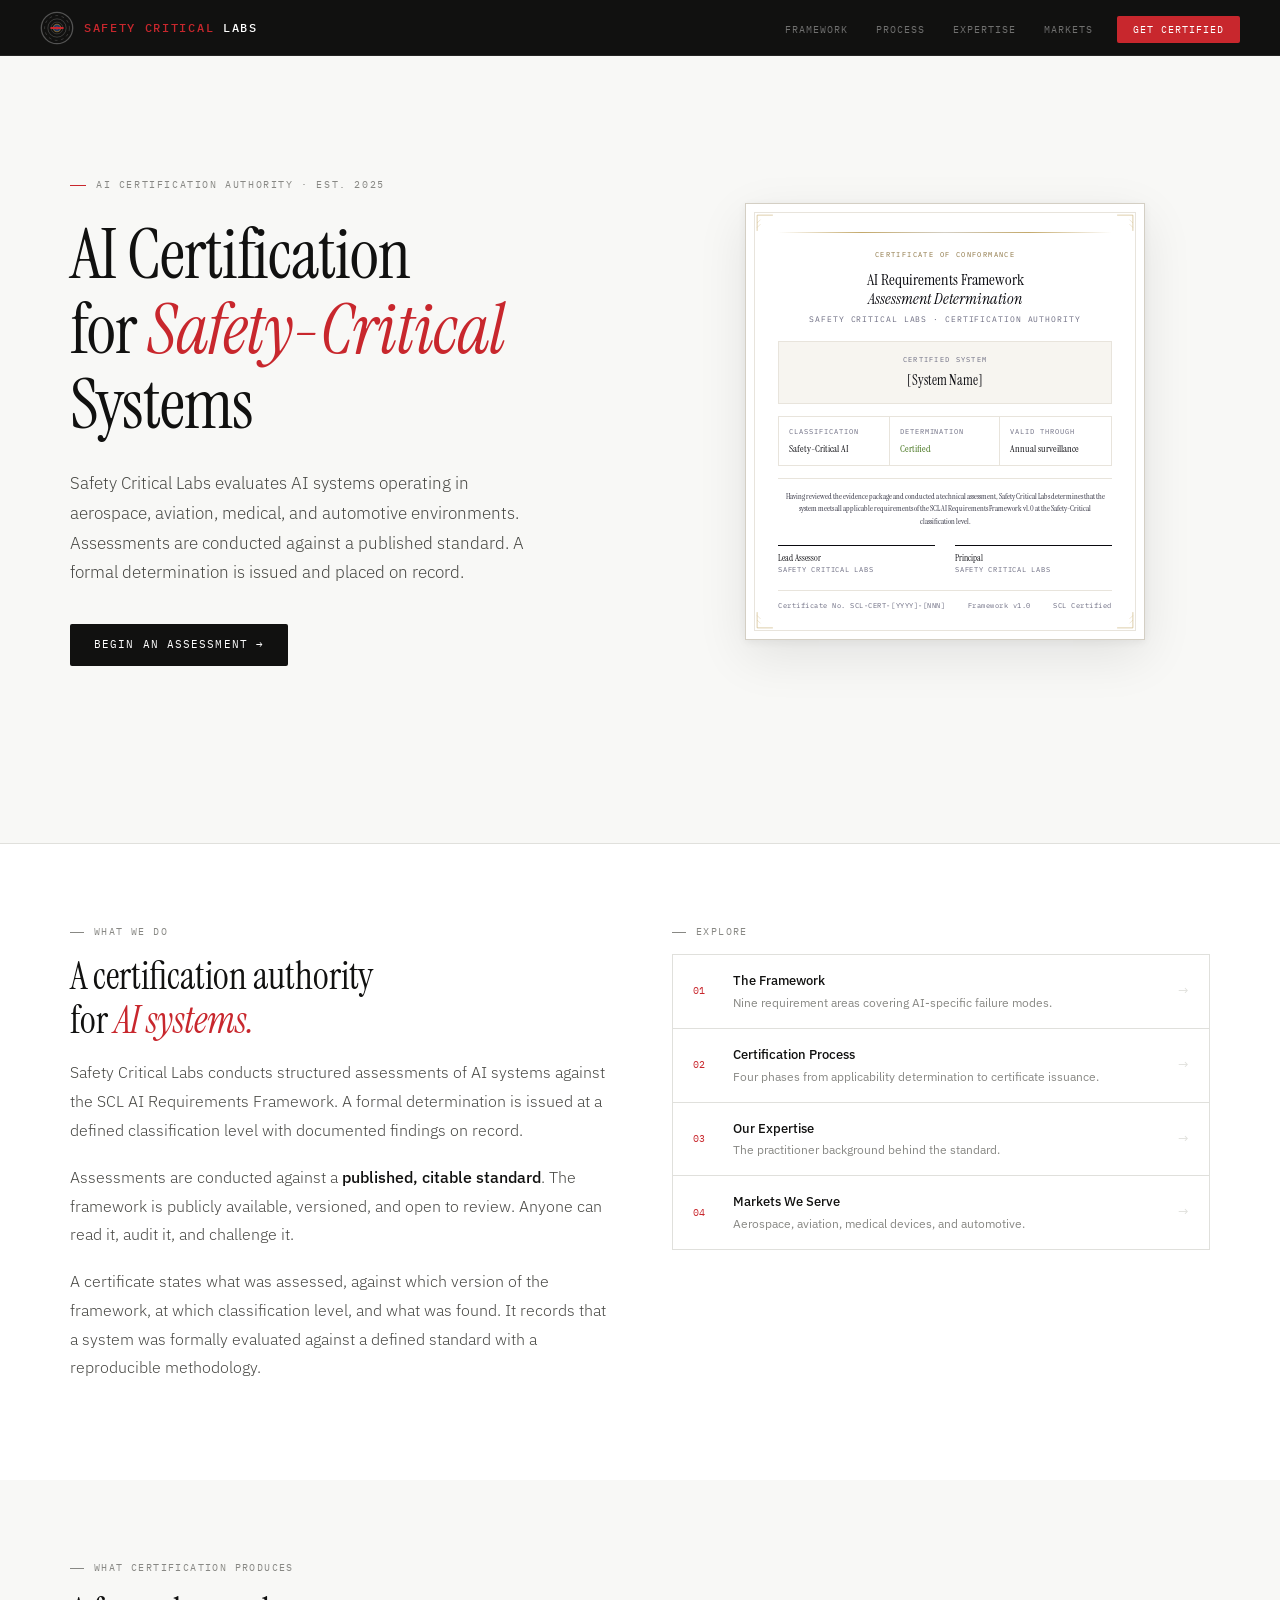
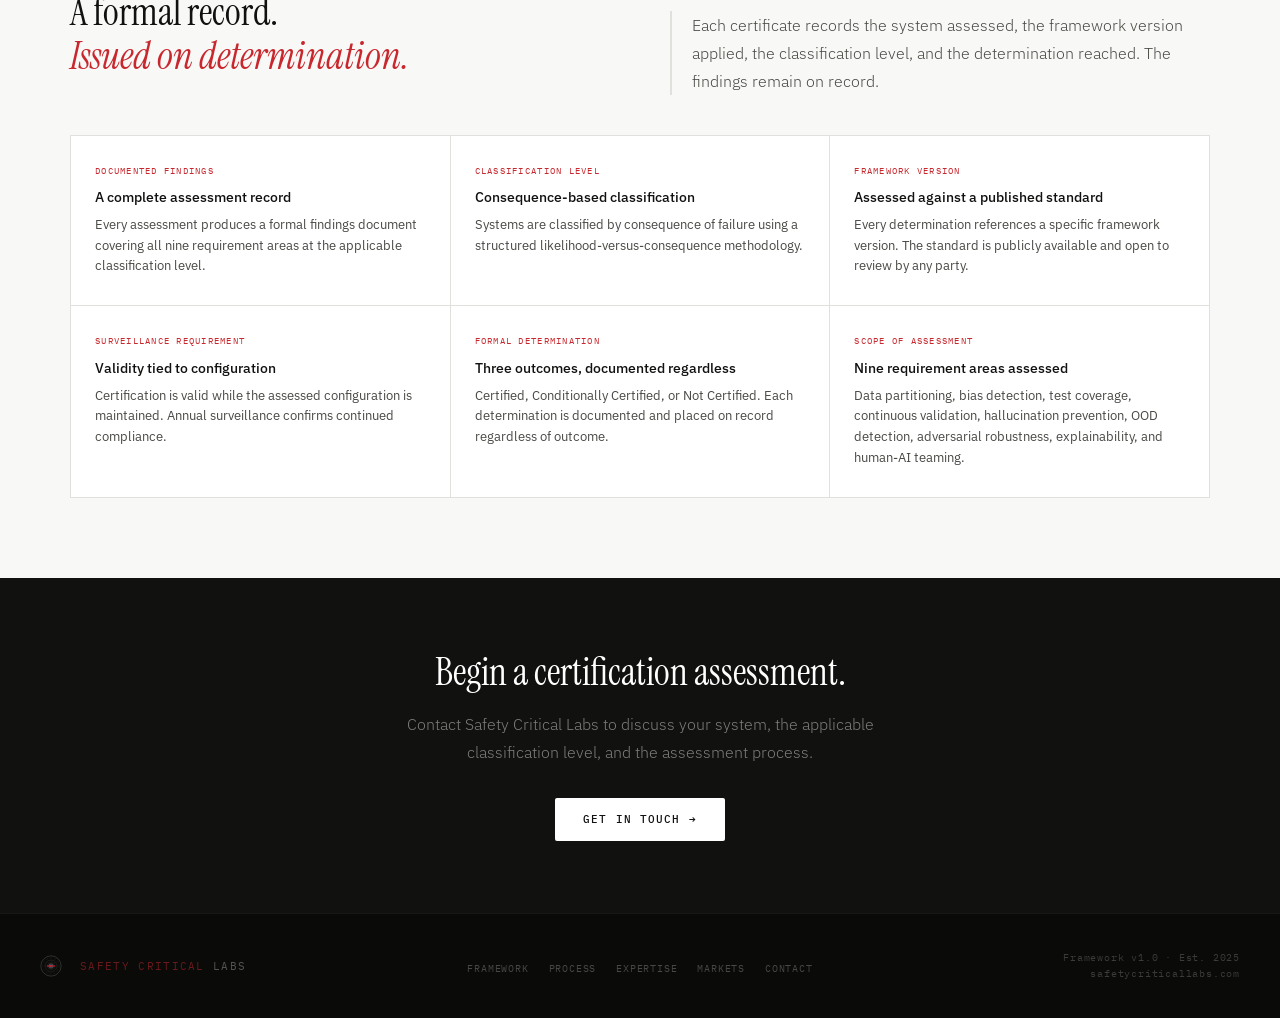
<file: index.html>
<!DOCTYPE html>
<html lang="en">
<head>
<meta charset="UTF-8">
<meta name="viewport" content="width=device-width, initial-scale=1.0">
<title>Safety Critical Labs</title>
<meta name="title" content="Safety Critical Labs">
<link rel="icon" type="image/svg+xml" href="favicon.svg">
<link rel="shortcut icon" href="favicon.svg">
<link rel="preconnect" href="https://fonts.googleapis.com">
<link rel="preconnect" href="https://fonts.gstatic.com" crossorigin>
<link href="https://fonts.googleapis.com/css2?family=Instrument+Serif:ital@0;1&family=IBM+Plex+Sans:wght@300;400;500;600&family=IBM+Plex+Mono:wght@400;500&display=swap" rel="stylesheet">
<link rel="stylesheet" href="styles.css">
<style>
/* ─── INDEX PAGE STYLES ─────────────────────────────── */

/* ─── HOME HERO ───────────────────────────────────────────── */
.home-hero {
  background: var(--bg);
  min-height: calc(100vh - 56px);
  display: flex; align-items: center;
  padding: 80px 40px;
  border-bottom: 1px solid var(--rule);
}

.home-hero-inner {
  max-width: 1140px; margin: 0 auto; width: 100%;
  display: grid; grid-template-columns: 1fr 1fr;
  gap: 80px; align-items: center;
}

.hero-eyebrow {
  font-family: var(--mono); font-size: 10px;
  letter-spacing: 0.16em; text-transform: uppercase;
  color: var(--ink-3); margin-bottom: 24px;
  display: flex; align-items: center; gap: 10px;
}
.hero-eyebrow::before { content: ''; display: inline-block; width: 16px; height: 1px; background: var(--red); }

.home-hero h1 {
  font-family: var(--serif);
  font-size: clamp(44px, 5.5vw, 72px);
  font-weight: 400; line-height: 1.06;
  color: var(--ink); letter-spacing: -0.015em;
  margin-bottom: 28px;
}
.home-hero h1 em { font-style: italic; color: var(--red); }

.hero-body {
  font-size: 17px; color: var(--ink-2);
  font-weight: 300; line-height: 1.75; margin-bottom: 36px;
  max-width: 460px;
}

/* ─── CERTIFICATE DISPLAY ─────────────────────────────────── */
.cert-stage {
  display: flex; align-items: center; justify-content: center;
  padding: 16px 0;
}

.cert-doc {
  background: #fff;
  border: 1px solid #d4cfc4;
  width: 100%; max-width: 400px;
  padding: 28px 32px;
  position: relative;
  box-shadow: 0 2px 8px rgba(0,0,0,0.06), 0 16px 48px rgba(0,0,0,0.09);
  font-family: var(--serif);
}

.cert-doc::before {
  content: ''; position: absolute; inset: 8px;
  border: 1px solid #e8e4dc; pointer-events: none;
}

.cert-corner { position: absolute; width: 18px; height: 18px; }
.cert-corner svg { width: 100%; height: 100%; }
.cert-corner-tl { top: 10px; left: 10px; }
.cert-corner-tr { top: 10px; right: 10px; transform: scaleX(-1); }
.cert-corner-bl { bottom: 10px; left: 10px; transform: scaleY(-1); }
.cert-corner-br { bottom: 10px; right: 10px; transform: scale(-1); }

.cert-top-rule {
  width: 100%; height: 1px;
  background: linear-gradient(90deg, transparent, #c4a96b, #d4cfc4, #c4a96b, transparent);
  margin-bottom: 16px;
}

.cert-doc-eyebrow {
  font-family: var(--mono); font-size: 7px;
  letter-spacing: 0.2em; text-transform: uppercase;
  color: #8b7340; text-align: center; margin-bottom: 10px;
}

.cert-doc-title {
  font-size: 16px; font-weight: 300; line-height: 1.2;
  text-align: center; color: #0a0a0f; margin-bottom: 4px;
}
.cert-doc-title em { font-style: italic; }

.cert-doc-sub {
  font-family: var(--mono); font-size: 7.5px;
  letter-spacing: 0.12em; text-transform: uppercase;
  color: #6b6b80; text-align: center; margin-bottom: 16px;
}

.cert-field-block {
  background: #f7f5f0; border: 1px solid #e8e4dc;
  padding: 12px 16px; text-align: center; margin-bottom: 12px;
}
.cert-field-label {
  font-family: var(--mono); font-size: 7px;
  letter-spacing: 0.18em; text-transform: uppercase;
  color: #6b6b80; margin-bottom: 4px;
}
.cert-field-value { font-size: 14px; font-weight: 500; color: #0a0a0f; }

.cert-data-grid {
  display: grid; grid-template-columns: 1fr 1fr 1fr;
  border: 1px solid #e8e4dc; margin-bottom: 12px;
}
.cert-data-cell {
  padding: 10px; border-right: 1px solid #e8e4dc;
}
.cert-data-cell:last-child { border-right: none; }
.cert-data-cell-label {
  font-family: var(--mono); font-size: 6.5px;
  letter-spacing: 0.15em; text-transform: uppercase;
  color: #6b6b80; margin-bottom: 4px;
}
.cert-data-cell-value { font-size: 10px; font-weight: 500; color: #0a0a0f; line-height: 1.3; }
.cert-data-cell-value.certified { color: #3B6D11; }

.cert-thin-rule { width: 100%; height: 1px; background: #e8e4dc; margin: 12px 0; }

.cert-det-text {
  font-size: 7.5px; color: #2a2a3a; line-height: 1.7;
  text-align: center; font-weight: 300; padding: 0 4px;
}

.cert-sig-row {
  display: grid; grid-template-columns: 1fr 1fr;
  gap: 20px; margin-top: 16px;
}
.cert-sig-line { height: 1px; background: #0a0a0f; margin-bottom: 5px; }
.cert-sig-name { font-size: 9px; font-weight: 500; color: #0a0a0f; }
.cert-sig-role {
  font-family: var(--mono); font-size: 6.5px;
  letter-spacing: 0.12em; text-transform: uppercase; color: #6b6b80;
}

.cert-foot-row {
  display: flex; justify-content: space-between; align-items: center;
  margin-top: 14px; padding-top: 10px; border-top: 1px solid #e8e4dc;
}
.cert-foot-text {
  font-family: var(--mono); font-size: 6.5px;
  letter-spacing: 0.08em; color: #6b6b80;
}

/* ─── WHAT WE DO ──────────────────────────────────────────── */
.what-grid {
  display: grid; grid-template-columns: 1fr 1fr;
  gap: 64px; align-items: start;
}

.what-body p {
  font-size: 16px; color: var(--ink-2); line-height: 1.8;
  font-weight: 300; margin-bottom: 18px;
}
.what-body p strong { color: var(--ink); font-weight: 500; }

.nav-cards {
  display: flex; flex-direction: column;
  border: 1px solid var(--rule);
}

.nav-card {
  display: flex; align-items: center; gap: 16px;
  padding: 16px 20px; background: var(--white);
  border-bottom: 1px solid var(--rule);
  text-decoration: none; color: inherit;
  transition: background 0.15s;
}
.nav-card:last-child { border-bottom: none; }
.nav-card:hover { background: var(--bg); }

.nav-card-num {
  font-family: var(--mono); font-size: 10px;
  color: var(--red); flex-shrink: 0; min-width: 24px;
}
.nav-card-body { flex: 1; }
.nav-card-title { font-size: 13px; font-weight: 500; color: var(--ink); margin-bottom: 2px; }
.nav-card-desc { font-size: 12px; color: var(--ink-3); line-height: 1.5; }
.nav-card-arrow { color: var(--rule); font-size: 13px; flex-shrink: 0; transition: color 0.15s; }
.nav-card:hover .nav-card-arrow { color: var(--red); }

/* ─── WHAT CERTIFICATION PRODUCES ────────────────────────── */
.produces-header {
  display: grid; grid-template-columns: 1fr 1fr;
  gap: 60px; align-items: end; margin-bottom: 40px;
}

.produces-lead {
  font-size: 16px; color: var(--ink-2);
  font-weight: 300; line-height: 1.75;
  border-left: 2px solid var(--rule);
  padding-left: 20px; align-self: end;
}

.produces-grid {
  display: grid; grid-template-columns: repeat(3, 1fr);
  gap: 1px; background: var(--rule);
  border: 1px solid var(--rule);
}

.produces-card {
  background: var(--white);
  padding: 28px 24px;
}

.produces-card-label {
  font-family: var(--mono); font-size: 9px;
  letter-spacing: 0.14em; text-transform: uppercase;
  color: var(--red); margin-bottom: 10px;
}
.produces-card-title {
  font-size: 14px; font-weight: 500;
  color: var(--ink); margin-bottom: 8px; line-height: 1.35;
}
.produces-card-desc { font-size: 13px; color: var(--ink-2); line-height: 1.6; }

/* ─── HOME CTA ────────────────────────────────────────────── */
.home-cta {
  background: var(--ink);
  padding: 72px 40px;
  text-align: center;
}

.home-cta h2 {
  font-family: var(--serif);
  font-size: clamp(28px, 3vw, 40px);
  color: #fff; font-weight: 400;
  margin-bottom: 16px; line-height: 1.15;
}

.home-cta p {
  font-size: 16px; color: rgba(255,255,255,0.45);
  font-weight: 300; max-width: 480px;
  margin: 0 auto 32px; line-height: 1.75;
}

.btn-white {
  display: inline-block;
  background: #fff; color: var(--ink);
  font-family: var(--mono); font-size: 11px;
  letter-spacing: 0.1em; text-transform: uppercase;
  padding: 13px 28px; border-radius: 2px;
  text-decoration: none; transition: all 0.15s;
  font-weight: 500;
}
.btn-white:hover { background: var(--bg); }

/* RESPONSIVE */
@media (max-width: 880px) {
  .home-hero { padding: 60px 24px; }
  .home-hero-inner { grid-template-columns: 1fr; gap: 40px; }
  .cert-stage { padding: 0; }
  .what-grid { grid-template-columns: 1fr; gap: 40px; }
  .produces-header { grid-template-columns: 1fr; gap: 20px; }
  .produces-grid { grid-template-columns: 1fr; }
  .home-cta { padding: 60px 24px; }
}
@media (max-width: 580px) {
  .cert-doc { max-width: 100%; }
}
</style>
</head>
<body>

<!-- NAV -->
<nav class="global-nav">
  <a href="index.html" class="gn-wordmark">
    <svg class="gn-icon" viewBox="0 0 26 26" fill="none">
      <circle cx="13" cy="13" r="12" stroke="rgba(255,255,255,0.28)" stroke-width="1"/>
      <circle cx="13" cy="13" r="9.5" stroke="rgba(255,255,255,0.16)" stroke-width="0.75" stroke-dasharray="2.2 2.6"/>
      <circle cx="13" cy="13" r="7" stroke="rgba(255,255,255,0.18)" stroke-width="0.75"/>
      <circle cx="13" cy="13" r="4.5" stroke="rgba(255,255,255,0.18)" stroke-width="0.6"/>
      <circle cx="13" cy="13" r="2.8" fill="#1B3A6B" stroke="rgba(180,130,42,0.65)" stroke-width="0.8"/>
      <line x1="8.5" y1="13" x2="17.5" y2="13" stroke="#C8272D" stroke-width="1.4" stroke-linecap="round"/>
      <circle cx="13" cy="13" r="1.2" fill="#C8272D"/>
    </svg>
    <span class="gn-text"><em>Safety Critical</em> Labs</span>
  </a>
  <ul class="gn-links">
    <li><a href="framework.html">Framework</a></li>
    <li><a href="process.html">Process</a></li>
    <li><a href="expertise.html">Expertise</a></li>
    <li><a href="markets.html">Markets</a></li>
    <li><a href="contact.html" class="gn-cta">Get Certified</a></li>
  </ul>
</nav>

<!-- HERO -->
<div style="background: var(--bg);">
  <section class="home-hero">
    <div class="home-hero-inner">
      <div>
        <div class="hero-eyebrow">AI Certification Authority &middot; Est. 2025</div>
        <h1>
          AI Certification<br>
          for <em>Safety-Critical</em><br>
          Systems
        </h1>
        <p class="hero-body">
          Safety Critical Labs evaluates AI systems operating in aerospace, aviation, medical, and automotive environments. Assessments are conducted against a published standard. A formal determination is issued and placed on record.
        </p>
        <a href="contact.html" class="btn btn-solid">Begin an assessment &rarr;</a>
      </div>

      <div class="cert-stage">
        <div class="cert-doc">

          <div class="cert-corner cert-corner-tl">
            <svg viewBox="0 0 32 32" fill="none"><path d="M2 30 L2 2 L30 2" stroke="#c4a96b" stroke-width="1" fill="none"/><path d="M2 16 L8 10 M2 24 L8 18" stroke="#c4a96b" stroke-width="0.5" fill="none"/></svg>
          </div>
          <div class="cert-corner cert-corner-tr">
            <svg viewBox="0 0 32 32" fill="none"><path d="M2 30 L2 2 L30 2" stroke="#c4a96b" stroke-width="1" fill="none"/><path d="M2 16 L8 10 M2 24 L8 18" stroke="#c4a96b" stroke-width="0.5" fill="none"/></svg>
          </div>
          <div class="cert-corner cert-corner-bl">
            <svg viewBox="0 0 32 32" fill="none"><path d="M2 30 L2 2 L30 2" stroke="#c4a96b" stroke-width="1" fill="none"/><path d="M2 16 L8 10 M2 24 L8 18" stroke="#c4a96b" stroke-width="0.5" fill="none"/></svg>
          </div>
          <div class="cert-corner cert-corner-br">
            <svg viewBox="0 0 32 32" fill="none"><path d="M2 30 L2 2 L30 2" stroke="#c4a96b" stroke-width="1" fill="none"/><path d="M2 16 L8 10 M2 24 L8 18" stroke="#c4a96b" stroke-width="0.5" fill="none"/></svg>
          </div>

          <div class="cert-top-rule"></div>
          <div class="cert-doc-eyebrow">Certificate of Conformance</div>
          <div class="cert-doc-title">AI Requirements Framework<br><em>Assessment Determination</em></div>
          <div class="cert-doc-sub">Safety Critical Labs &middot; Certification Authority</div>

          <div class="cert-field-block">
            <div class="cert-field-label">Certified System</div>
            <div class="cert-field-value">[System Name]</div>
          </div>

          <div class="cert-data-grid">
            <div class="cert-data-cell">
              <div class="cert-data-cell-label">Classification</div>
              <div class="cert-data-cell-value">Safety-Critical AI</div>
            </div>
            <div class="cert-data-cell">
              <div class="cert-data-cell-label">Determination</div>
              <div class="cert-data-cell-value certified">Certified</div>
            </div>
            <div class="cert-data-cell">
              <div class="cert-data-cell-label">Valid Through</div>
              <div class="cert-data-cell-value">Annual surveillance</div>
            </div>
          </div>

          <div class="cert-thin-rule"></div>

          <div class="cert-det-text">
            Having reviewed the evidence package and conducted a technical assessment, Safety Critical Labs determines that the system meets all applicable requirements of the SCL AI Requirements Framework v1.0 at the Safety-Critical classification level.
          </div>

          <div class="cert-sig-row">
            <div>
              <div class="cert-sig-line"></div>
              <div class="cert-sig-name">Lead Assessor</div>
              <div class="cert-sig-role">Safety Critical Labs</div>
            </div>
            <div>
              <div class="cert-sig-line"></div>
              <div class="cert-sig-name">Principal</div>
              <div class="cert-sig-role">Safety Critical Labs</div>
            </div>
          </div>

          <div class="cert-foot-row">
            <div class="cert-foot-text">Certificate No. SCL-CERT-[YYYY]-[NNN]</div>
            <div class="cert-foot-text">Framework v1.0</div>
            <div class="cert-foot-text">SCL Certified</div>
          </div>

        </div>
      </div>
    </div>
  </section>

<!-- WHAT WE DO -->
<section class="page-section" style="background: var(--white);">
  <div class="section-inner">
    <div class="what-grid">
      <div>
        <div class="section-eyebrow">What we do</div>
        <h2 class="section-title">A certification authority<br>for <em>AI systems.</em></h2>
        <div class="what-body">
          <p>
            Safety Critical Labs conducts structured assessments of AI systems against the SCL AI Requirements Framework. A formal determination is issued at a defined classification level with documented findings on record.
          </p>
          <p>
            Assessments are conducted against a <strong>published, citable standard</strong>. The framework is publicly available, versioned, and open to review. Anyone can read it, audit it, and challenge it.
          </p>
          <p>
            A certificate states what was assessed, against which version of the framework, at which classification level, and what was found. It records that a system was formally evaluated against a defined standard with a reproducible methodology.
          </p>
        </div>
      </div>
      <div>
        <div class="section-eyebrow">Explore</div>
        <div class="nav-cards">
          <a href="framework.html" class="nav-card">
            <span class="nav-card-num">01</span>
            <div class="nav-card-body">
              <div class="nav-card-title">The Framework</div>
              <div class="nav-card-desc">Nine requirement areas covering AI-specific failure modes.</div>
            </div>
            <span class="nav-card-arrow">&rarr;</span>
          </a>
          <a href="process.html" class="nav-card">
            <span class="nav-card-num">02</span>
            <div class="nav-card-body">
              <div class="nav-card-title">Certification Process</div>
              <div class="nav-card-desc">Four phases from applicability determination to certificate issuance.</div>
            </div>
            <span class="nav-card-arrow">&rarr;</span>
          </a>
          <a href="expertise.html" class="nav-card">
            <span class="nav-card-num">03</span>
            <div class="nav-card-body">
              <div class="nav-card-title">Our Expertise</div>
              <div class="nav-card-desc">The practitioner background behind the standard.</div>
            </div>
            <span class="nav-card-arrow">&rarr;</span>
          </a>
          <a href="markets.html" class="nav-card">
            <span class="nav-card-num">04</span>
            <div class="nav-card-body">
              <div class="nav-card-title">Markets We Serve</div>
              <div class="nav-card-desc">Aerospace, aviation, medical devices, and automotive.</div>
            </div>
            <span class="nav-card-arrow">&rarr;</span>
          </a>
        </div>
      </div>
    </div>
  </div>
</section>

<!-- WHAT CERTIFICATION PRODUCES -->
<section class="page-section" style="background: var(--bg);">
  <div class="section-inner">
    <div class="produces-header">
      <div>
        <div class="section-eyebrow">What certification produces</div>
        <h2 class="section-title">A formal record.<br><em>Issued on determination.</em></h2>
      </div>
      <p class="produces-lead">Each certificate records the system assessed, the framework version applied, the classification level, and the determination reached. The findings remain on record.</p>
    </div>
    <div class="produces-grid">
      <div class="produces-card fade-up">
        <div class="produces-card-label">Documented findings</div>
        <div class="produces-card-title">A complete assessment record</div>
        <div class="produces-card-desc">Every assessment produces a formal findings document covering all nine requirement areas at the applicable classification level.</div>
      </div>
      <div class="produces-card fade-up">
        <div class="produces-card-label">Classification level</div>
        <div class="produces-card-title">Consequence-based classification</div>
        <div class="produces-card-desc">Systems are classified by consequence of failure using a structured likelihood-versus-consequence methodology.</div>
      </div>
      <div class="produces-card fade-up">
        <div class="produces-card-label">Framework version</div>
        <div class="produces-card-title">Assessed against a published standard</div>
        <div class="produces-card-desc">Every determination references a specific framework version. The standard is publicly available and open to review by any party.</div>
      </div>
      <div class="produces-card fade-up">
        <div class="produces-card-label">Surveillance requirement</div>
        <div class="produces-card-title">Validity tied to configuration</div>
        <div class="produces-card-desc">Certification is valid while the assessed configuration is maintained. Annual surveillance confirms continued compliance.</div>
      </div>
      <div class="produces-card fade-up">
        <div class="produces-card-label">Formal determination</div>
        <div class="produces-card-title">Three outcomes, documented regardless</div>
        <div class="produces-card-desc">Certified, Conditionally Certified, or Not Certified. Each determination is documented and placed on record regardless of outcome.</div>
      </div>
      <div class="produces-card fade-up">
        <div class="produces-card-label">Scope of assessment</div>
        <div class="produces-card-title">Nine requirement areas assessed</div>
        <div class="produces-card-desc">Data partitioning, bias detection, test coverage, continuous validation, hallucination prevention, OOD detection, adversarial robustness, explainability, and human-AI teaming.</div>
      </div>
    </div>
  </div>
</section>

<!-- HOME CTA -->
<div class="home-cta">
  <h2>Begin a certification assessment.</h2>
  <p>Contact Safety Critical Labs to discuss your system, the applicable classification level, and the assessment process.</p>
  <a href="contact.html" class="btn-white">Get in touch &rarr;</a>
</div>

<!-- FOOTER -->
<footer class="site-footer">
  <a href="index.html" class="footer-wordmark">
    <svg width="22" height="22" viewBox="0 0 26 26" fill="none">
      <circle cx="13" cy="13" r="12" stroke="rgba(255,255,255,0.18)" stroke-width="1"/>
      <circle cx="13" cy="13" r="9.5" stroke="rgba(255,255,255,0.1)" stroke-width="0.75" stroke-dasharray="2.2 2.6"/>
      <circle cx="13" cy="13" r="7" stroke="rgba(255,255,255,0.12)" stroke-width="0.75"/>
      <circle cx="13" cy="13" r="4.5" stroke="rgba(255,255,255,0.12)" stroke-width="0.6"/>
      <circle cx="13" cy="13" r="2.8" fill="#1B3A6B" stroke="rgba(180,130,42,0.45)" stroke-width="0.8"/>
      <line x1="8.5" y1="13" x2="17.5" y2="13" stroke="#C8272D" stroke-width="1.4" stroke-linecap="round"/>
      <circle cx="13" cy="13" r="1.2" fill="#C8272D"/>
    </svg>
    <span class="footer-wordmark-text"><em>Safety Critical</em> Labs</span>
  </a>
  <ul class="footer-links">
    <li><a href="framework.html">Framework</a></li>
    <li><a href="process.html">Process</a></li>
    <li><a href="expertise.html">Expertise</a></li>
    <li><a href="markets.html">Markets</a></li>
    <li><a href="contact.html">Contact</a></li>
  </ul>
  <div class="footer-meta">Framework v1.0 &middot; Est. 2025<br>safetycriticallabs.com</div>
</footer>

<script>
const observer = new IntersectionObserver((entries) => {
  entries.forEach((e, i) => {
    if (e.isIntersecting) {
      setTimeout(() => e.target.classList.add('visible'), i * 70);
      observer.unobserve(e.target);
    }
  });
}, { threshold: 0.1 });
document.querySelectorAll('.fade-up').forEach(el => observer.observe(el));
</script>
</body>
</html>
</file>
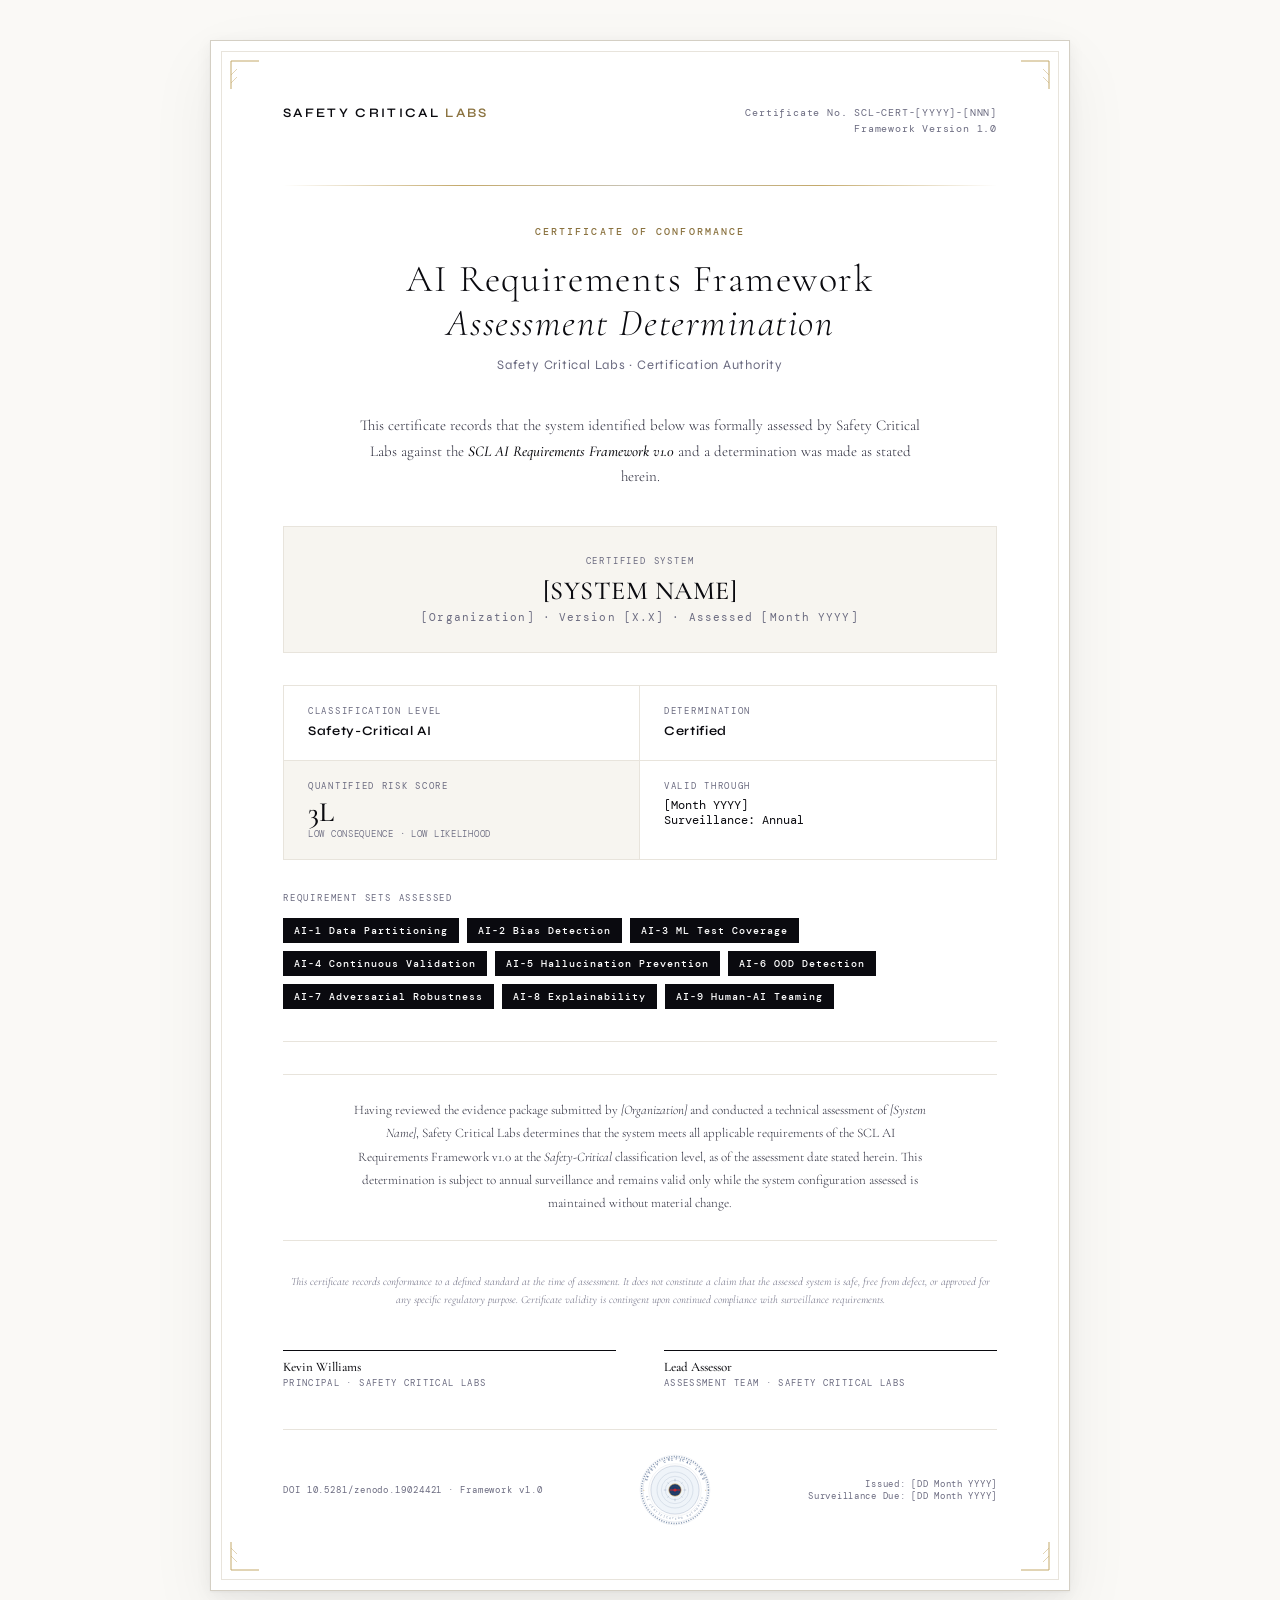
<file: certificate-template.html>
<!DOCTYPE html>
<html lang="en">
<head>
<meta charset="UTF-8">
<meta name="viewport" content="width=device-width, initial-scale=1.0">
<title>SCL Certificate of Conformance — [SYSTEM NAME]</title>
<link href="https://fonts.googleapis.com/css2?family=Cormorant+Garamond:ital,wght@0,300;0,400;0,500;0,600;1,300;1,400&family=DM+Mono:wght@300;400;500&family=Syne:wght@400;500;600;700&display=swap" rel="stylesheet">
<style>
  :root {
    --ink: #0a0a0f;
    --ink-mid: #2a2a3a;
    --ink-light: #6b6b80;
    --rule: #c8c4b8;
    --rule-light: #e8e4dc;
    --accent: #1a1a2e;
    --gold: #8b7340;
    --gold-light: #c4a96b;
    --bg: #faf9f6;
    --paper: #ffffff;
    --border: #d4cfc4;
  }

  * { margin: 0; padding: 0; box-sizing: border-box; }

  body {
    background: var(--bg);
    font-family: 'Cormorant Garamond', Georgia, serif;
    color: var(--ink);
    min-height: 100vh;
    display: flex;
    align-items: center;
    justify-content: center;
    padding: 40px 20px;
  }

  .certificate-wrapper {
    width: 100%;
    max-width: 860px;
  }

  .certificate {
    background: var(--paper);
    border: 1px solid var(--border);
    position: relative;
    padding: 0;
    box-shadow:
      0 1px 2px rgba(0,0,0,0.04),
      0 4px 16px rgba(0,0,0,0.06),
      0 24px 64px rgba(0,0,0,0.06);
  }

  /* Outer decorative border */
  .certificate::before {
    content: '';
    position: absolute;
    inset: 10px;
    border: 1px solid var(--rule-light);
    pointer-events: none;
    z-index: 1;
  }

  .certificate-inner {
    padding: 64px 72px;
    position: relative;
    z-index: 2;
  }

  /* Corner ornaments */
  .corner {
    position: absolute;
    width: 32px;
    height: 32px;
    z-index: 3;
  }
  .corner svg { width: 100%; height: 100%; }
  .corner-tl { top: 18px; left: 18px; }
  .corner-tr { top: 18px; right: 18px; transform: scaleX(-1); }
  .corner-bl { bottom: 18px; left: 18px; transform: scaleY(-1); }
  .corner-br { bottom: 18px; right: 18px; transform: scale(-1); }

  /* Header */
  .cert-header {
    display: flex;
    align-items: flex-start;
    justify-content: space-between;
    margin-bottom: 48px;
  }

  .cert-wordmark {
    font-family: 'Syne', sans-serif;
    font-weight: 600;
    font-size: 13px;
    letter-spacing: 0.18em;
    text-transform: uppercase;
    color: var(--ink);
  }

  .cert-wordmark span {
    color: var(--gold);
  }

  .cert-number {
    font-family: 'DM Mono', monospace;
    font-size: 10px;
    font-weight: 400;
    color: var(--ink-light);
    letter-spacing: 0.08em;
    text-align: right;
    line-height: 1.6;
  }

  /* Divider */
  .rule-full {
    width: 100%;
    height: 1px;
    background: linear-gradient(90deg, transparent, var(--gold-light), var(--rule), var(--gold-light), transparent);
    margin: 0 0 40px 0;
  }

  .rule-thin {
    width: 100%;
    height: 1px;
    background: var(--rule-light);
    margin: 32px 0;
  }

  /* Eyebrow */
  .cert-eyebrow {
    font-family: 'DM Mono', monospace;
    font-size: 9.5px;
    font-weight: 500;
    letter-spacing: 0.22em;
    text-transform: uppercase;
    color: var(--gold);
    text-align: center;
    margin-bottom: 20px;
  }

  /* Title block */
  .cert-title-block {
    text-align: center;
    margin-bottom: 40px;
  }

  .cert-title {
    font-size: 38px;
    font-weight: 300;
    letter-spacing: 0.04em;
    line-height: 1.15;
    color: var(--ink);
    margin-bottom: 12px;
  }

  .cert-title em {
    font-style: italic;
    font-weight: 300;
  }

  .cert-subtitle {
    font-size: 13px;
    font-weight: 400;
    color: var(--ink-light);
    letter-spacing: 0.06em;
    font-family: 'Syne', sans-serif;
  }

  /* Preamble */
  .cert-preamble {
    text-align: center;
    font-size: 15px;
    font-weight: 300;
    color: var(--ink-mid);
    line-height: 1.7;
    max-width: 560px;
    margin: 0 auto 36px;
  }

  .cert-preamble strong {
    font-weight: 500;
    color: var(--ink);
    font-style: italic;
  }

  /* System identification block */
  .cert-system-block {
    background: #f7f5f0;
    border: 1px solid var(--rule-light);
    padding: 28px 36px;
    margin: 0 0 32px 0;
    text-align: center;
  }

  .system-label {
    font-family: 'DM Mono', monospace;
    font-size: 9px;
    letter-spacing: 0.2em;
    text-transform: uppercase;
    color: var(--ink-light);
    margin-bottom: 8px;
  }

  .system-name {
    font-size: 26px;
    font-weight: 500;
    letter-spacing: 0.02em;
    color: var(--ink);
    margin-bottom: 4px;
  }

  .system-version {
    font-family: 'DM Mono', monospace;
    font-size: 11px;
    color: var(--ink-light);
    letter-spacing: 0.1em;
  }

  /* Data grid */
  .cert-data-grid {
    display: grid;
    grid-template-columns: 1fr 1fr;
    gap: 0;
    border: 1px solid var(--rule-light);
    margin-bottom: 32px;
  }

  .cert-data-cell {
    padding: 20px 24px;
    border-right: 1px solid var(--rule-light);
    border-bottom: 1px solid var(--rule-light);
  }

  .cert-data-cell:nth-child(2n) { border-right: none; }
  .cert-data-cell:nth-last-child(-n+2) { border-bottom: none; }

  .cert-data-cell.cell-risk { background: #f7f5f0; }

  .cell-label {
    font-family: 'DM Mono', monospace;
    font-size: 8.5px;
    letter-spacing: 0.2em;
    text-transform: uppercase;
    color: var(--ink-light);
    margin-bottom: 6px;
  }

  .cell-value {
    font-size: 14px;
    font-weight: 500;
    color: var(--ink);
    line-height: 1.3;
  }

  .cell-value.classification {
    font-family: 'Syne', sans-serif;
    font-weight: 600;
    font-size: 13px;
    letter-spacing: 0.05em;
  }

  .cell-value.mono {
    font-family: 'DM Mono', monospace;
    font-size: 12px;
    font-weight: 400;
  }

  .cell-value.risk-score {
    font-family: 'Cormorant Garamond', serif;
    font-size: 28px;
    font-weight: 500;
    color: var(--ink);
    line-height: 1;
  }

  .cell-value.risk-score span {
    font-family: 'DM Mono', monospace;
    font-size: 9px;
    font-weight: 300;
    color: var(--ink-light);
    text-transform: uppercase;
    letter-spacing: 0.08em;
    display: block;
    margin-top: 4px;
  }

  /* Requirement sets assessed */
  .cert-requirements {
    margin-bottom: 32px;
  }

  .req-label {
    font-family: 'DM Mono', monospace;
    font-size: 9px;
    letter-spacing: 0.2em;
    text-transform: uppercase;
    color: var(--ink-light);
    margin-bottom: 14px;
  }

  .req-grid {
    display: flex;
    flex-wrap: wrap;
    gap: 8px;
  }

  .req-tag {
    font-family: 'DM Mono', monospace;
    font-size: 10px;
    font-weight: 500;
    letter-spacing: 0.1em;
    color: var(--ink);
    border: 1px solid var(--rule);
    padding: 5px 10px;
    background: transparent;
  }

  .req-tag.active {
    background: var(--ink);
    color: #fff;
    border-color: var(--ink);
  }

  /* Determination statement */
  .cert-determination {
    border-top: 1px solid var(--rule-light);
    border-bottom: 1px solid var(--rule-light);
    padding: 24px 0;
    margin-bottom: 32px;
    text-align: center;
  }

  .determination-text {
    font-size: 13px;
    font-weight: 300;
    color: var(--ink-mid);
    line-height: 1.8;
    max-width: 580px;
    margin: 0 auto;
  }

  .determination-text em {
    font-style: italic;
  }

  /* Disclaimer */
  .cert-disclaimer {
    font-size: 11px;
    font-weight: 300;
    color: var(--ink-light);
    line-height: 1.7;
    text-align: center;
    margin-bottom: 40px;
    font-style: italic;
  }

  /* Signature block */
  .cert-signature-block {
    display: grid;
    grid-template-columns: 1fr 1fr;
    gap: 48px;
    margin-bottom: 40px;
  }

  .sig-item {}

  .sig-line {
    width: 100%;
    height: 1px;
    background: var(--ink);
    margin-bottom: 8px;
  }

  .sig-name {
    font-size: 13px;
    font-weight: 500;
    color: var(--ink);
    margin-bottom: 2px;
  }

  .sig-title {
    font-family: 'DM Mono', monospace;
    font-size: 9px;
    letter-spacing: 0.15em;
    text-transform: uppercase;
    color: var(--ink-light);
  }

  /* Footer */
  .cert-footer {
    display: flex;
    align-items: center;
    justify-content: space-between;
    padding-top: 24px;
    border-top: 1px solid var(--rule-light);
  }

  .footer-doi {
    font-family: 'DM Mono', monospace;
    font-size: 9px;
    letter-spacing: 0.1em;
    color: var(--ink-light);
  }

  .footer-mark {
    display: flex;
    align-items: center;
    justify-content: center;
  }

  .footer-validity {
    font-family: 'DM Mono', monospace;
    font-size: 9px;
    letter-spacing: 0.08em;
    color: var(--ink-light);
    text-align: right;
  }

  /* Print styles */
  @media print {
    body { background: white; padding: 0; }
    .certificate { box-shadow: none; border: 1px solid #ccc; }
    .certificate-wrapper { max-width: 100%; }
  }
</style>
</head>
<body>

<div class="certificate-wrapper">
  <div class="certificate">

    <!-- Corner ornaments -->
    <div class="corner corner-tl">
      <svg viewBox="0 0 32 32" fill="none" xmlns="http://www.w3.org/2000/svg">
        <path d="M2 30 L2 2 L30 2" stroke="#c4a96b" stroke-width="1" fill="none"/>
        <path d="M2 16 L8 10 M2 24 L8 18" stroke="#c4a96b" stroke-width="0.5" fill="none"/>
      </svg>
    </div>
    <div class="corner corner-tr">
      <svg viewBox="0 0 32 32" fill="none" xmlns="http://www.w3.org/2000/svg">
        <path d="M2 30 L2 2 L30 2" stroke="#c4a96b" stroke-width="1" fill="none"/>
        <path d="M2 16 L8 10 M2 24 L8 18" stroke="#c4a96b" stroke-width="0.5" fill="none"/>
      </svg>
    </div>
    <div class="corner corner-bl">
      <svg viewBox="0 0 32 32" fill="none" xmlns="http://www.w3.org/2000/svg">
        <path d="M2 30 L2 2 L30 2" stroke="#c4a96b" stroke-width="1" fill="none"/>
        <path d="M2 16 L8 10 M2 24 L8 18" stroke="#c4a96b" stroke-width="0.5" fill="none"/>
      </svg>
    </div>
    <div class="corner corner-br">
      <svg viewBox="0 0 32 32" fill="none" xmlns="http://www.w3.org/2000/svg">
        <path d="M2 30 L2 2 L30 2" stroke="#c4a96b" stroke-width="1" fill="none"/>
        <path d="M2 16 L8 10 M2 24 L8 18" stroke="#c4a96b" stroke-width="0.5" fill="none"/>
      </svg>
    </div>

    <div class="certificate-inner">

      <!-- Header -->
      <div class="cert-header">
        <div class="cert-wordmark">Safety Critical <span>Labs</span></div>
        <div class="cert-number">
          Certificate No. SCL-CERT-[YYYY]-[NNN]<br>
          Framework Version 1.0
        </div>
      </div>

      <div class="rule-full"></div>

      <!-- Title -->
      <div class="cert-eyebrow">Certificate of Conformance</div>
      <div class="cert-title-block">
        <div class="cert-title">AI Requirements Framework<br><em>Assessment Determination</em></div>
        <div class="cert-subtitle">Safety Critical Labs · Certification Authority</div>
      </div>

      <!-- Preamble -->
      <div class="cert-preamble">
        This certificate records that the system identified below was formally assessed by Safety Critical Labs against the
        <strong>SCL AI Requirements Framework v1.0</strong> and a determination was made as stated herein.
      </div>

      <!-- System identification -->
      <div class="cert-system-block">
        <div class="system-label">Certified System</div>
        <div class="system-name">[SYSTEM NAME]</div>
        <div class="system-version">[Organization] · Version [X.X] · Assessed [Month YYYY]</div>
      </div>

      <!-- Data grid -->
      <div class="cert-data-grid">
        <div class="cert-data-cell">
          <div class="cell-label">Classification Level</div>
          <div class="cell-value classification">Safety-Critical AI</div>
        </div>
        <div class="cert-data-cell">
          <div class="cell-label">Determination</div>
          <div class="cell-value classification">Certified</div>
        </div>
        <div class="cert-data-cell cell-risk">
          <div class="cell-label">Quantified Risk Score</div>
          <div class="cell-value risk-score">3L<span>Low consequence &middot; Low likelihood</span></div>
        </div>
        <div class="cert-data-cell">
          <div class="cell-label">Valid Through</div>
          <div class="cell-value mono">[Month YYYY]<br>Surveillance: Annual</div>
        </div>
      </div>

      <!-- Requirements assessed -->
      <div class="cert-requirements">
        <div class="req-label">Requirement Sets Assessed</div>
        <div class="req-grid">
          <div class="req-tag active">AI-1 Data Partitioning</div>
          <div class="req-tag active">AI-2 Bias Detection</div>
          <div class="req-tag active">AI-3 ML Test Coverage</div>
          <div class="req-tag active">AI-4 Continuous Validation</div>
          <div class="req-tag active">AI-5 Hallucination Prevention</div>
          <div class="req-tag active">AI-6 OOD Detection</div>
          <div class="req-tag active">AI-7 Adversarial Robustness</div>
          <div class="req-tag active">AI-8 Explainability</div>
          <div class="req-tag active">AI-9 Human-AI Teaming</div>
        </div>
      </div>

      <div class="rule-thin"></div>

      <!-- Determination statement -->
      <div class="cert-determination">
        <div class="determination-text">
          Having reviewed the evidence package submitted by <em>[Organization]</em> and conducted a
          technical assessment of <em>[System Name]</em>, Safety Critical Labs determines that the
          system meets all applicable requirements of the SCL AI Requirements Framework v1.0
          at the <em>Safety-Critical</em> classification level, as of the assessment date stated herein.
          This determination is subject to annual surveillance and remains valid only while the
          system configuration assessed is maintained without material change.
        </div>
      </div>

      <!-- Disclaimer -->
      <div class="cert-disclaimer">
        This certificate records conformance to a defined standard at the time of assessment. It does not constitute a claim
        that the assessed system is safe, free from defect, or approved for any specific regulatory purpose.
        Certificate validity is contingent upon continued compliance with surveillance requirements.
      </div>

      <!-- Signatures -->
      <div class="cert-signature-block">
        <div class="sig-item">
          <div class="sig-line"></div>
          <div class="sig-name">Kevin Williams</div>
          <div class="sig-title">Principal · Safety Critical Labs</div>
        </div>
        <div class="sig-item">
          <div class="sig-line"></div>
          <div class="sig-name">Lead Assessor</div>
          <div class="sig-title">Assessment Team · Safety Critical Labs</div>
        </div>
      </div>

      <!-- Footer -->
      <div class="cert-footer">
        <div class="footer-doi">DOI 10.5281/zenodo.19024421 · Framework v1.0</div>
        <div class="footer-mark">
          <svg width="72" height="72" viewBox="0 0 200 200" fill="none" xmlns="http://www.w3.org/2000/svg">
            <circle cx="100" cy="100" r="97" stroke="#1B3A6B" stroke-width="0.8" opacity="0.2"/>
            <circle cx="100" cy="100" r="93" stroke="#1B3A6B" stroke-width="4" stroke-dasharray="3.2 3.8" opacity="0.5"/>
            <circle cx="100" cy="100" r="89" stroke="#1B3A6B" stroke-width="1" opacity="0.25"/>
            <path id="ct-top" d="M 18,100 A 82,82 0 0,1 182,100" fill="none"/>
            <text font-family="'IBM Plex Mono','DM Mono',monospace" font-size="9.5" font-weight="500" letter-spacing="4.8" fill="#1B3A6B" opacity="0.85">
              <textPath href="#ct-top" startOffset="50%" text-anchor="middle">SAFETY CRITICAL LABS</textPath>
            </text>
            <path id="ct-bot" d="M 18,100 A 82,82 0 0,0 182,100" fill="none"/>
            <text font-family="'IBM Plex Mono','DM Mono',monospace" font-size="8" font-weight="400" letter-spacing="3" fill="#1B3A6B" opacity="0.6">
              <textPath href="#ct-bot" startOffset="50%" text-anchor="middle">AI CERTIFICATION AUTHORITY</textPath>
            </text>
            <text x="14" y="104" text-anchor="middle" font-size="6" fill="#B4822A" opacity="0.8">&#10022;</text>
            <text x="186" y="104" text-anchor="middle" font-size="6" fill="#B4822A" opacity="0.8">&#10022;</text>
            <circle cx="100" cy="100" r="73" stroke="#1B3A6B" stroke-width="0.8" opacity="0.18"/>
            <circle cx="100" cy="100" r="70" stroke="#1B3A6B" stroke-width="0.4" opacity="0.12"/>
            <circle cx="100" cy="100" r="67" fill="#EEF3F9" stroke="#1B3A6B" stroke-width="0.5" opacity="0.9"/>
            <circle cx="100" cy="100" r="50" stroke="#1B3A6B" stroke-width="1" fill="none" opacity="0.3"/>
            <circle cx="100" cy="100" r="38" stroke="#1B3A6B" stroke-width="0.8" fill="none" opacity="0.35"/>
            <circle cx="100" cy="100" r="27" stroke="#1B3A6B" stroke-width="0.7" fill="none" opacity="0.4"/>
            <line x1="100" y1="70" x2="100" y2="75" stroke="#1B3A6B" stroke-width="1.2" stroke-linecap="round" opacity="0.45"/>
            <line x1="100" y1="125" x2="100" y2="130" stroke="#1B3A6B" stroke-width="1.2" stroke-linecap="round" opacity="0.45"/>
            <line x1="70" y1="100" x2="75" y2="100" stroke="#1B3A6B" stroke-width="1.2" stroke-linecap="round" opacity="0.45"/>
            <line x1="125" y1="100" x2="130" y2="100" stroke="#1B3A6B" stroke-width="1.2" stroke-linecap="round" opacity="0.45"/>
            <line x1="79" y1="79" x2="83" y2="83" stroke="#1B3A6B" stroke-width="1" stroke-linecap="round" opacity="0.3"/>
            <line x1="117" y1="117" x2="121" y2="121" stroke="#1B3A6B" stroke-width="1" stroke-linecap="round" opacity="0.3"/>
            <line x1="121" y1="79" x2="117" y2="83" stroke="#1B3A6B" stroke-width="1" stroke-linecap="round" opacity="0.3"/>
            <line x1="83" y1="117" x2="79" y2="121" stroke="#1B3A6B" stroke-width="1" stroke-linecap="round" opacity="0.3"/>
            <circle cx="100" cy="100" r="17" fill="#1B3A6B" stroke="#B4822A" stroke-width="1.5"/>
            <circle cx="100" cy="100" r="11" fill="#1B3A6B" stroke="#B4822A" stroke-width="0.6" opacity="0.4"/>
            <line x1="86" y1="100" x2="114" y2="100" stroke="#C8272D" stroke-width="2.5" stroke-linecap="round"/>
            <circle cx="100" cy="100" r="4.5" fill="#C8272D"/>
          </svg>
        </div>
        <div class="footer-validity">
          Issued: [DD Month YYYY]<br>
          Surveillance Due: [DD Month YYYY]
        </div>
      </div>

    </div><!-- /.certificate-inner -->
  </div><!-- /.certificate -->
</div>

</body>
</html>
</file>
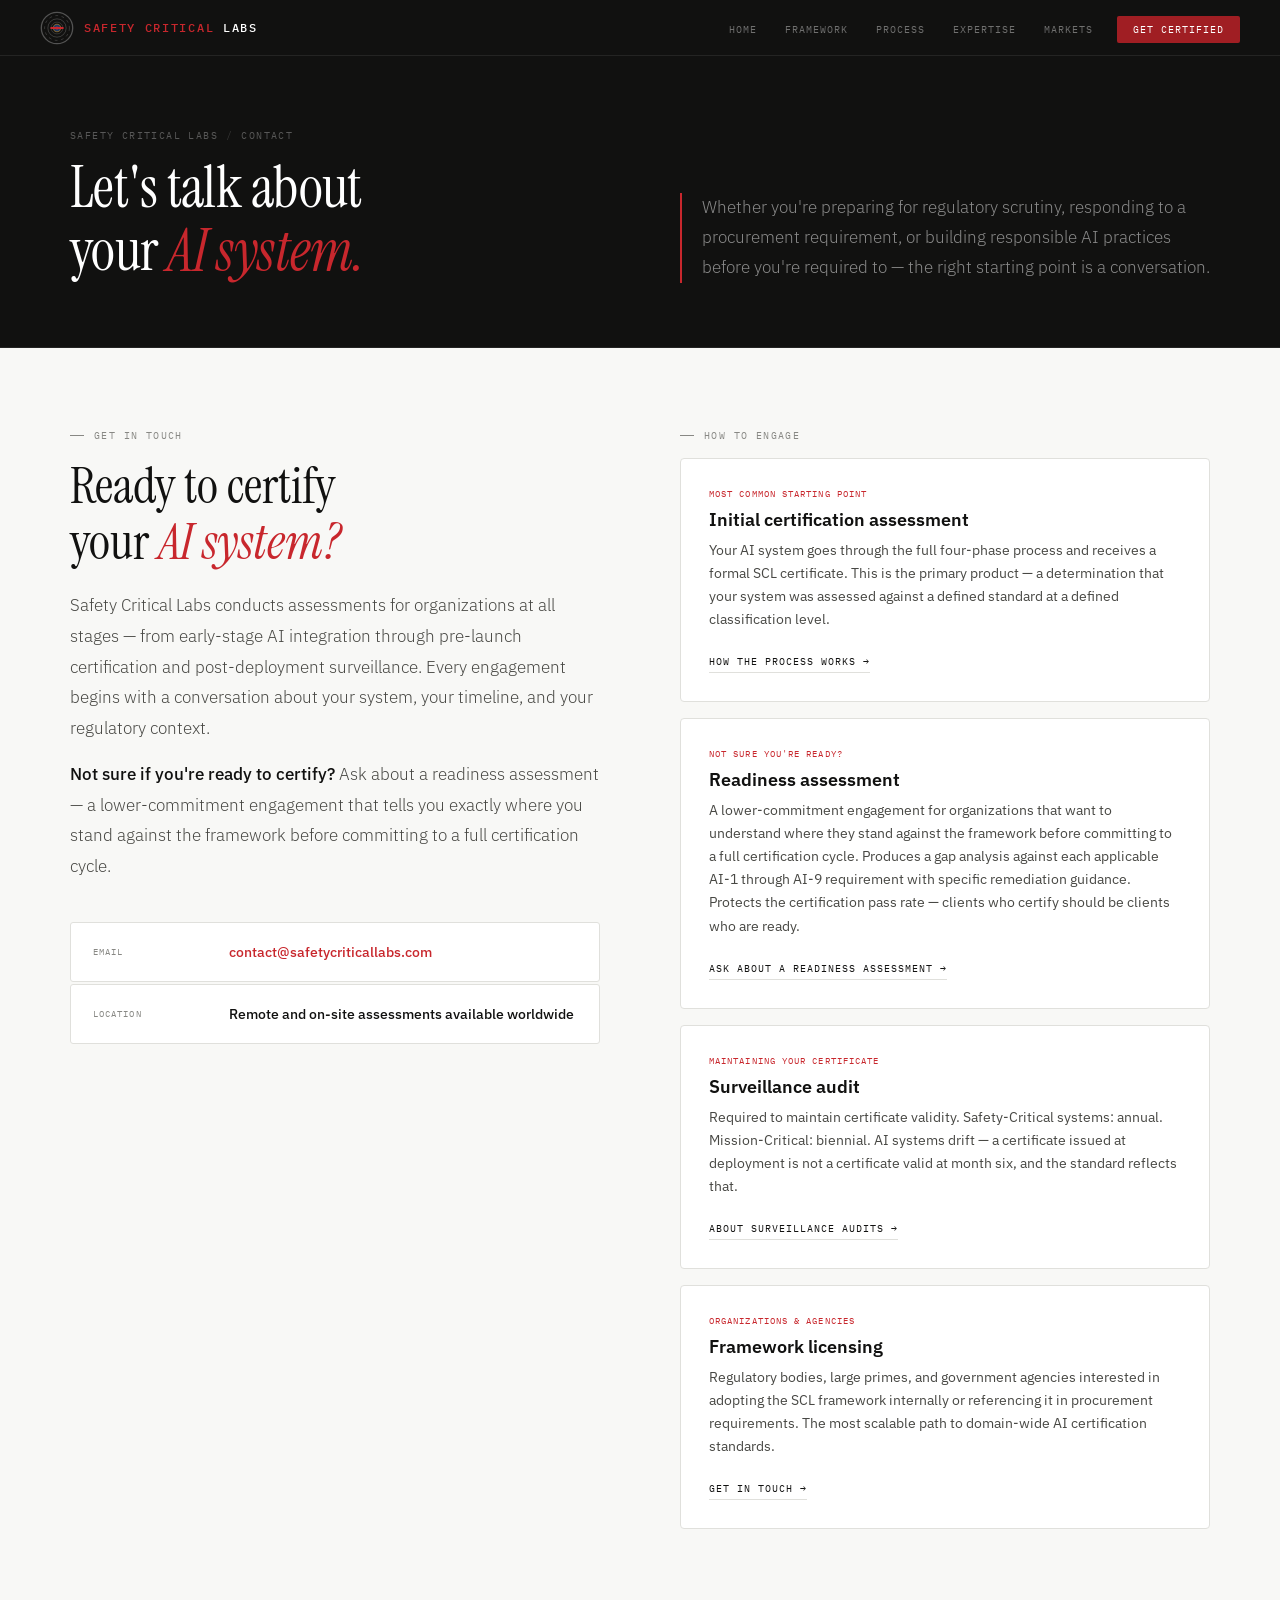
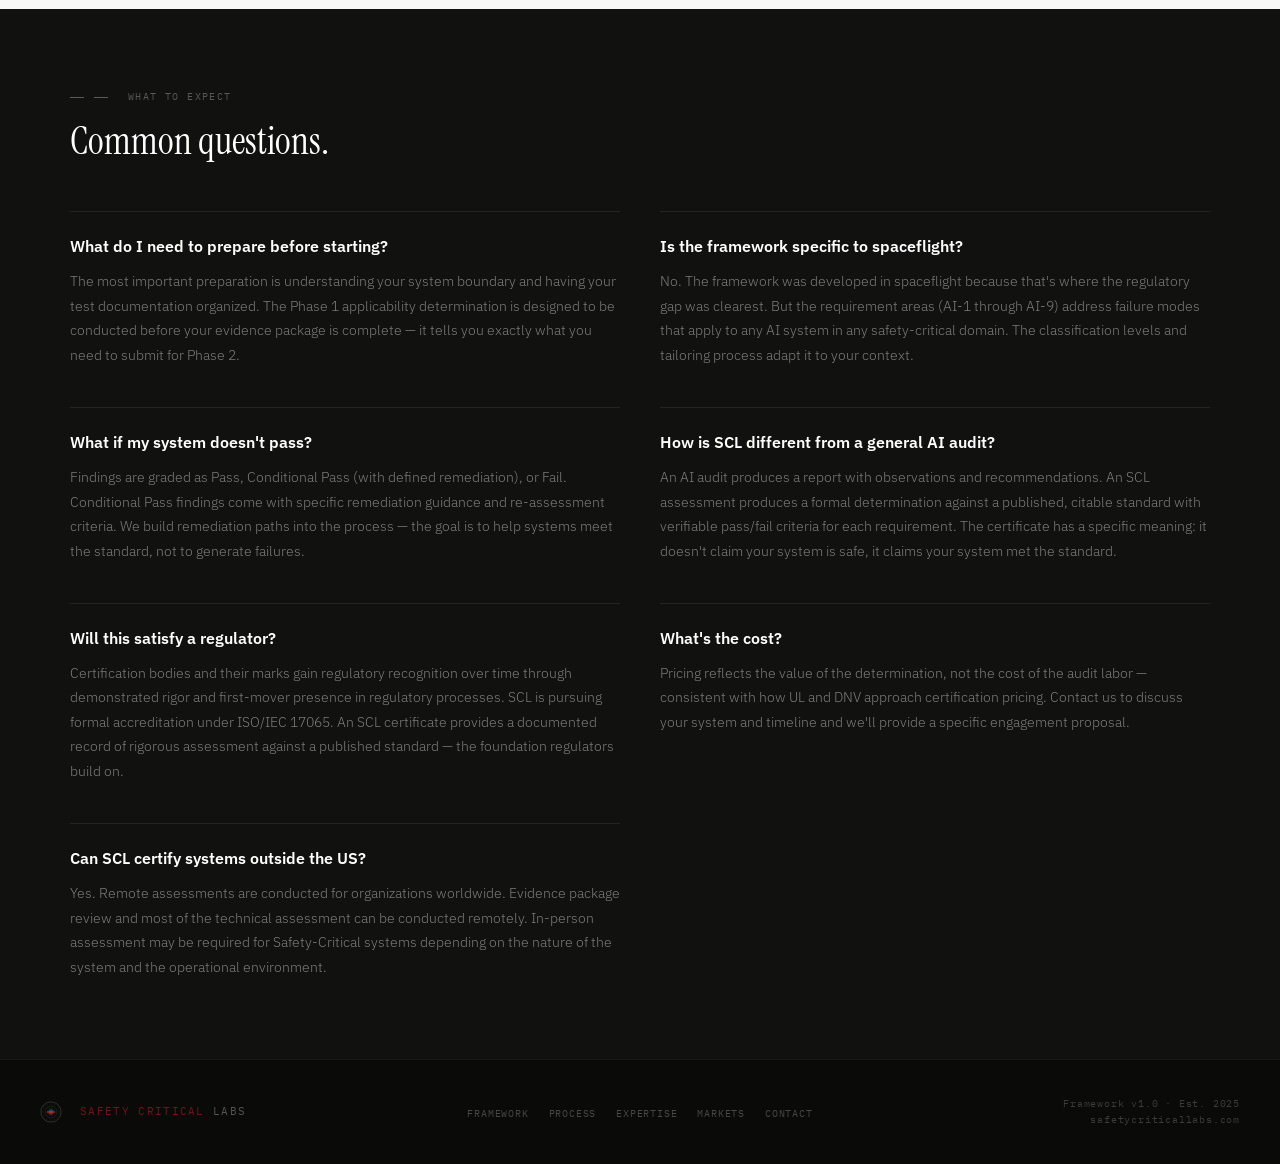
<file: contact.html>
<!DOCTYPE html>
<html lang="en">
<head>
<meta charset="UTF-8">
<link rel="icon" type="image/svg+xml" href="favicon.svg">
<link rel="shortcut icon" href="favicon.svg">
<meta name="theme-color" content="#111110">
<meta name="description" content="Start a conversation with Safety Critical Labs. Reach out to discuss certification for your AI system.">
<meta name="viewport" content="width=device-width, initial-scale=1.0">
<title>Contact — Safety Critical Labs</title>
<link rel="preconnect" href="https://fonts.googleapis.com">
<link rel="preconnect" href="https://fonts.gstatic.com" crossorigin>
<link href="https://fonts.googleapis.com/css2?family=Instrument+Serif:ital@0;1&family=IBM+Plex+Sans:wght@300;400;500;600&family=IBM+Plex+Mono:wght@400;500&display=swap" rel="stylesheet">
<link rel="stylesheet" href="styles.css">
<style>
/* ─── CONTACT PAGE STYLES ────────────────────────────────── */

/* ═══ PAGE STYLES ═══ */
/* ─── CONTACT LAYOUT ──────────────────────────────────────── */
.contact-layout {
  display: grid; grid-template-columns: 1fr 1fr; gap: 80px; align-items: start;
}

.contact-left h2 {
  font-family: var(--serif);
  font-size: clamp(36px, 4vw, 56px);
  font-weight: 400; color: var(--ink);
  margin-bottom: 20px; line-height: 1.1;
}
.contact-left h2 em { font-style: italic; color: var(--red); }

.contact-left p {
  font-size: 17px; color: var(--ink-2);
  line-height: 1.8; font-weight: 300; margin-bottom: 16px;
}
.contact-left p strong { color: var(--ink); font-weight: 500; }

.contact-info-list {
  display: flex; flex-direction: column; gap: 2px;
  margin-top: 40px;
}

.ci-row {
  background: var(--white); border: 1px solid var(--rule);
  border-radius: 3px; padding: 18px 22px;
  display: grid; grid-template-columns: 120px 1fr; gap: 16px; align-items: center;
}

.ci-label {
  font-family: var(--mono); font-size: 9px;
  letter-spacing: 0.12em; text-transform: uppercase; color: var(--ink-3);
}

.ci-value {
  font-size: 14px; font-weight: 500; color: var(--ink);
}
.ci-value a { color: var(--red); text-decoration: none; }
.ci-value a:hover { text-decoration: underline; }

/* ─── PATHWAYS ────────────────────────────────────────────── */
.pathways { display: flex; flex-direction: column; gap: 16px; }

.pathway {
  background: var(--white); border: 1px solid var(--rule);
  border-radius: 4px; padding: 28px;
  transition: border-color 0.2s, transform 0.2s;
}
.pathway:hover { border-color: var(--red); transform: translateX(4px); }

.pathway-tag {
  font-family: var(--mono); font-size: 9px;
  letter-spacing: 0.12em; text-transform: uppercase;
  color: var(--red); margin-bottom: 8px;
}

.pathway-title { font-size: 18px; font-weight: 600; color: var(--ink); margin-bottom: 8px; line-height: 1.2; }

.pathway-desc { font-size: 14px; color: var(--ink-2); line-height: 1.65; margin-bottom: 16px; }

.pathway-cta {
  display: inline-flex; align-items: center; gap: 6px;
  font-family: var(--mono); font-size: 10px;
  letter-spacing: 0.1em; text-transform: uppercase;
  color: var(--ink); text-decoration: none;
  border-bottom: 1px solid var(--rule); padding-bottom: 2px;
  transition: color 0.15s, border-color 0.15s;
}
.pathway:hover .pathway-cta { color: var(--red); border-color: var(--red); }

/* ─── FAQ / WHAT TO EXPECT ────────────────────────────────── */
.expect-section { background: var(--ink); padding: 80px 40px; }

.expect-inner { max-width: 1140px; margin: 0 auto; }

.expect-grid {
  display: grid; grid-template-columns: 1fr 1fr; gap: 40px; margin-top: 48px;
}

.expect-item {
  border-top: 1px solid rgba(255,255,255,0.08);
  padding-top: 24px;
}

.expect-q {
  font-size: 16px; font-weight: 600; color: #fff;
  margin-bottom: 12px; line-height: 1.3;
}

.expect-a {
  font-size: 14px; color: rgba(255,255,255,0.45);
  line-height: 1.75; font-weight: 300;
}

/* ─── FRAMEWORK BAND ──────────────────────────────────────── */
.framework-plug {
  background: var(--red-lt);
  border-top: 1px solid rgba(200,39,45,0.12);
  padding: 60px 40px;
}

.fp-inner {
  max-width: 1140px; margin: 0 auto;
  display: flex; justify-content: space-between; align-items: center;
  gap: 40px; flex-wrap: wrap;
}

.fp-inner h2 {
  font-family: var(--serif); font-size: clamp(24px,2.5vw,34px);
  font-weight: 400; color: var(--ink); line-height: 1.2;
}

.fp-inner p {
  font-size: 15px; color: var(--ink-2); line-height: 1.7;
  font-weight: 300; max-width: 400px; margin-top: 8px;
}

@media (max-width: 880px) {
  .contact-layout { grid-template-columns: 1fr; gap: 48px; }
  .ci-row { grid-template-columns: 1fr; gap: 4px; }
  .expect-section { padding: 60px 24px; }
  .expect-grid { grid-template-columns: 1fr; }
  .framework-plug { padding: 48px 24px; }
}
</style>
</head>
<body>

<nav class="global-nav">
  <a href="index.html" class="gn-wordmark">
    <svg class="gn-icon" viewBox="0 0 26 26" fill="none">
      <circle cx="13" cy="13" r="12" stroke="rgba(255,255,255,0.28)" stroke-width="1"/>
      <circle cx="13" cy="13" r="9.5" stroke="rgba(255,255,255,0.16)" stroke-width="0.75" stroke-dasharray="2.2 2.6"/>
      <circle cx="13" cy="13" r="7" stroke="rgba(255,255,255,0.18)" stroke-width="0.75"/>
      <circle cx="13" cy="13" r="4.5" stroke="rgba(255,255,255,0.18)" stroke-width="0.6"/>
      <circle cx="13" cy="13" r="2.8" fill="#1B3A6B" stroke="rgba(180,130,42,0.65)" stroke-width="0.8"/>
      <line x1="8.5" y1="13" x2="17.5" y2="13" stroke="#C8272D" stroke-width="1.4" stroke-linecap="round"/>
      <circle cx="13" cy="13" r="1.2" fill="#C8272D"/>
    </svg>
    <span class="gn-text"><em>Safety Critical</em> Labs</span>
  </a>
  <ul class="gn-links">
    <li><a href="index.html">Home</a></li>
    <li><a href="framework.html">Framework</a></li>
    <li><a href="process.html">Process</a></li>
    <li><a href="expertise.html">Expertise</a></li>
    <li><a href="markets.html">Markets</a></li>
    <li><a href="contact.html" class="gn-cta active" style="background:var(--red-dk)!important;">Get Certified</a></li>
  </ul>
</nav>

<div class="page-shell">

<div class="inner-hero">
  <div class="inner-hero-inner">
    <div>
      <div class="inner-hero-breadcrumb">
        <a href="index.html">Safety Critical Labs</a>
        <span>/</span> Contact
      </div>
      <h1>Let's talk about<br>your <em>AI system.</em></h1>
    </div>
    <p class="inner-hero-lead">
      Whether you're preparing for regulatory scrutiny, responding to a procurement requirement, or building responsible AI practices before you're required to &mdash; the right starting point is a conversation.
    </p>
  </div>
</div>

<!-- CONTACT LAYOUT -->
<section class="page-section" style="background: var(--bg);">
  <div class="section-inner">
    <div class="contact-layout">
      <div class="contact-left">
        <div class="section-eyebrow">Get in touch</div>
        <h2>Ready to certify<br>your <em>AI system?</em></h2>
        <p>
          Safety Critical Labs conducts assessments for organizations at all stages &mdash; from early-stage AI integration through pre-launch certification and post-deployment surveillance. Every engagement begins with a conversation about your system, your timeline, and your regulatory context.
        </p>
        <p>
          <strong>Not sure if you're ready to certify?</strong> Ask about a readiness assessment &mdash; a lower-commitment engagement that tells you exactly where you stand against the framework before committing to a full certification cycle.
        </p>

        <div class="contact-info-list">
          <div class="ci-row">
            <span class="ci-label">Email</span>
            <span class="ci-value"><a href="mailto:contact@safetycriticallabs.com">contact@safetycriticallabs.com</a></span>
          </div>
          <div class="ci-row">
            <span class="ci-label">Location</span>
            <span class="ci-value">Remote and on-site assessments available worldwide</span>
          </div>
        </div>
      </div>

      <div>
        <div class="section-eyebrow">How to engage</div>
        <div class="pathways">
          <div class="pathway fade-up">
            <div class="pathway-tag">Most common starting point</div>
            <div class="pathway-title">Initial certification assessment</div>
            <div class="pathway-desc">Your AI system goes through the full four-phase process and receives a formal SCL certificate. This is the primary product &mdash; a determination that your system was assessed against a defined standard at a defined classification level.</div>
            <a href="process.html" class="pathway-cta">How the process works &rarr;</a>
          </div>
          <div class="pathway fade-up">
            <div class="pathway-tag">Not sure you're ready?</div>
            <div class="pathway-title">Readiness assessment</div>
            <div class="pathway-desc">A lower-commitment engagement for organizations that want to understand where they stand against the framework before committing to a full certification cycle. Produces a gap analysis against each applicable AI-1 through AI-9 requirement with specific remediation guidance. Protects the certification pass rate &mdash; clients who certify should be clients who are ready.</div>
            <a href="mailto:contact@safetycriticallabs.com" class="pathway-cta">Ask about a readiness assessment &rarr;</a>
          </div>
          <div class="pathway fade-up">
            <div class="pathway-tag">Maintaining your certificate</div>
            <div class="pathway-title">Surveillance audit</div>
            <div class="pathway-desc">Required to maintain certificate validity. Safety-Critical systems: annual. Mission-Critical: biennial. AI systems drift &mdash; a certificate issued at deployment is not a certificate valid at month six, and the standard reflects that.</div>
            <a href="process.html#phase4" class="pathway-cta">About surveillance audits &rarr;</a>
          </div>
          <div class="pathway fade-up">
            <div class="pathway-tag">Organizations &amp; agencies</div>
            <div class="pathway-title">Framework licensing</div>
            <div class="pathway-desc">Regulatory bodies, large primes, and government agencies interested in adopting the SCL framework internally or referencing it in procurement requirements. The most scalable path to domain-wide AI certification standards.</div>
            <a href="mailto:contact@safetycriticallabs.com" class="pathway-cta">Get in touch &rarr;</a>
          </div>
        </div>
      </div>
    </div>
  </div>
</section>

<!-- WHAT TO EXPECT -->
<div class="expect-section">
  <div class="expect-inner">
    <div class="section-eyebrow" style="color:rgba(255,255,255,0.3)"><span style="display:inline-block;width:14px;height:1px;background:rgba(255,255,255,0.3);margin-right:10px;vertical-align:middle;"></span>What to expect</div>
    <h2 class="section-title" style="color:#fff;">Common questions.</h2>
    <div class="expect-grid">

      <div class="expect-item fade-up">
        <div class="expect-q">What do I need to prepare before starting?</div>
        <div class="expect-a">The most important preparation is understanding your system boundary and having your test documentation organized. The Phase 1 applicability determination is designed to be conducted before your evidence package is complete &mdash; it tells you exactly what you need to submit for Phase 2.</div>
      </div>
      <div class="expect-item fade-up">
        <div class="expect-q">Is the framework specific to spaceflight?</div>
        <div class="expect-a">No. The framework was developed in spaceflight because that's where the regulatory gap was clearest. But the requirement areas (AI-1 through AI-9) address failure modes that apply to any AI system in any safety-critical domain. The classification levels and tailoring process adapt it to your context.</div>
      </div>
      <div class="expect-item fade-up">
        <div class="expect-q">What if my system doesn't pass?</div>
        <div class="expect-a">Findings are graded as Pass, Conditional Pass (with defined remediation), or Fail. Conditional Pass findings come with specific remediation guidance and re-assessment criteria. We build remediation paths into the process &mdash; the goal is to help systems meet the standard, not to generate failures.</div>
      </div>
      <div class="expect-item fade-up">
        <div class="expect-q">How is SCL different from a general AI audit?</div>
        <div class="expect-a">An AI audit produces a report with observations and recommendations. An SCL assessment produces a formal determination against a published, citable standard with verifiable pass/fail criteria for each requirement. The certificate has a specific meaning: it doesn't claim your system is safe, it claims your system met the standard.</div>
      </div>
      <div class="expect-item fade-up">
        <div class="expect-q">Will this satisfy a regulator?</div>
        <div class="expect-a">Certification bodies and their marks gain regulatory recognition over time through demonstrated rigor and first-mover presence in regulatory processes. SCL is pursuing formal accreditation under ISO/IEC 17065. An SCL certificate provides a documented record of rigorous assessment against a published standard &mdash; the foundation regulators build on.</div>
      </div>
      <div class="expect-item fade-up">
        <div class="expect-q">What's the cost?</div>
        <div class="expect-a">Pricing reflects the value of the determination, not the cost of the audit labor &mdash; consistent with how UL and DNV approach certification pricing. Contact us to discuss your system and timeline and we'll provide a specific engagement proposal.</div>
      </div>
      <div class="expect-item fade-up">
        <div class="expect-q">Can SCL certify systems outside the US?</div>
        <div class="expect-a">Yes. Remote assessments are conducted for organizations worldwide. Evidence package review and most of the technical assessment can be conducted remotely. In-person assessment may be required for Safety-Critical systems depending on the nature of the system and the operational environment.</div>
      </div>
    </div>
  </div>
</div>



</div>

<footer class="site-footer">
  <a href="index.html" class="footer-wordmark">
    <svg width="22" height="22" viewBox="0 0 26 26" fill="none">
      <circle cx="13" cy="13" r="12" stroke="rgba(255,255,255,0.18)" stroke-width="1"/>
      <circle cx="13" cy="13" r="9.5" stroke="rgba(255,255,255,0.1)" stroke-width="0.75" stroke-dasharray="2.2 2.6"/>
      <circle cx="13" cy="13" r="7" stroke="rgba(255,255,255,0.12)" stroke-width="0.75"/>
      <circle cx="13" cy="13" r="4.5" stroke="rgba(255,255,255,0.12)" stroke-width="0.6"/>
      <circle cx="13" cy="13" r="2.8" fill="#1B3A6B" stroke="rgba(180,130,42,0.45)" stroke-width="0.8"/>
      <line x1="8.5" y1="13" x2="17.5" y2="13" stroke="#C8272D" stroke-width="1.4" stroke-linecap="round"/>
      <circle cx="13" cy="13" r="1.2" fill="#C8272D"/>
    </svg>
    <span class="footer-wordmark-text"><em>Safety Critical</em> Labs</span>
  </a>
  <ul class="footer-links">
    <li><a href="framework.html">Framework</a></li>
    <li><a href="process.html">Process</a></li>
    <li><a href="expertise.html">Expertise</a></li>
    <li><a href="markets.html">Markets</a></li>
    <li><a href="contact.html">Contact</a></li>
  </ul>
  <div class="footer-meta">Framework v1.0 &middot; Est. 2025<br>safetycriticallabs.com</div>
</footer>

<script>
const observer = new IntersectionObserver((entries) => {
  entries.forEach((e, i) => {
    if (e.isIntersecting) { setTimeout(() => e.target.classList.add('visible'), i * 70); observer.unobserve(e.target); }
  });
}, { threshold: 0.1 });
document.querySelectorAll('.fade-up').forEach(el => observer.observe(el));
</script>
</body>
</html>
</file>
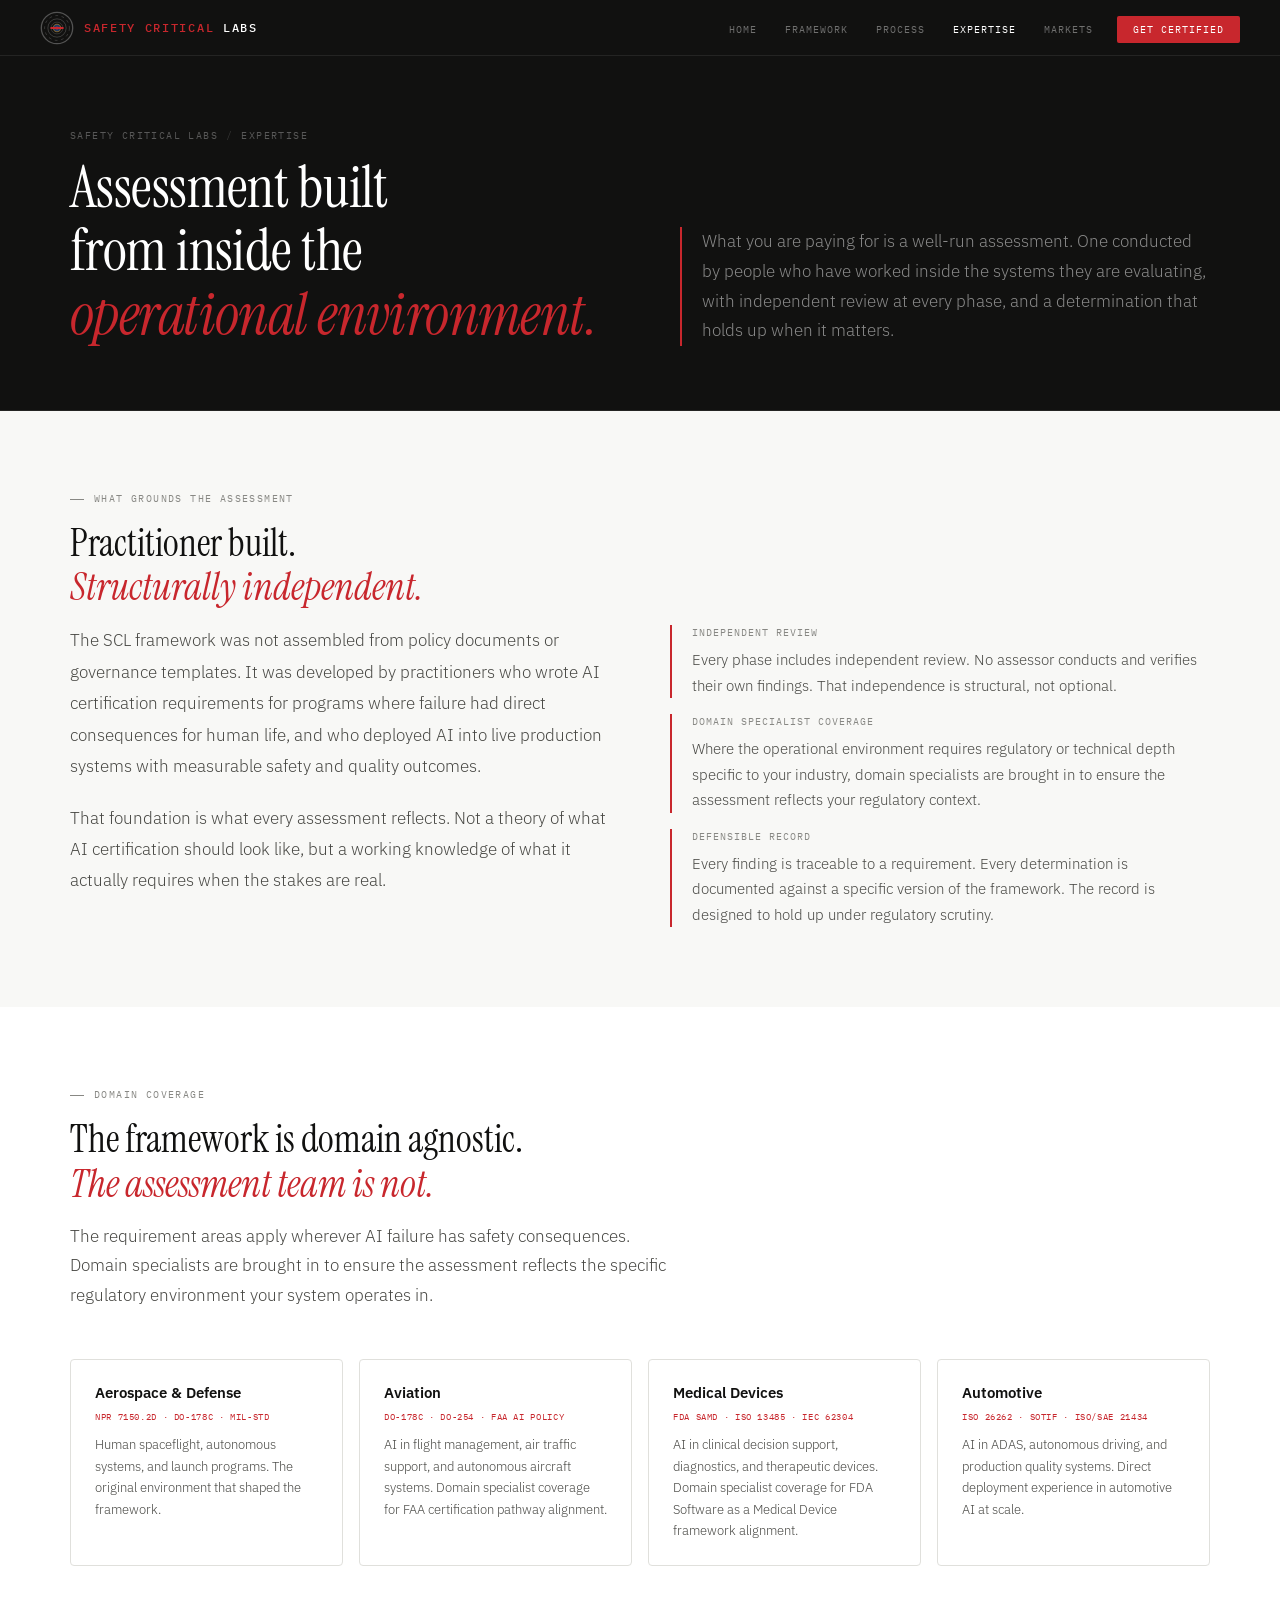
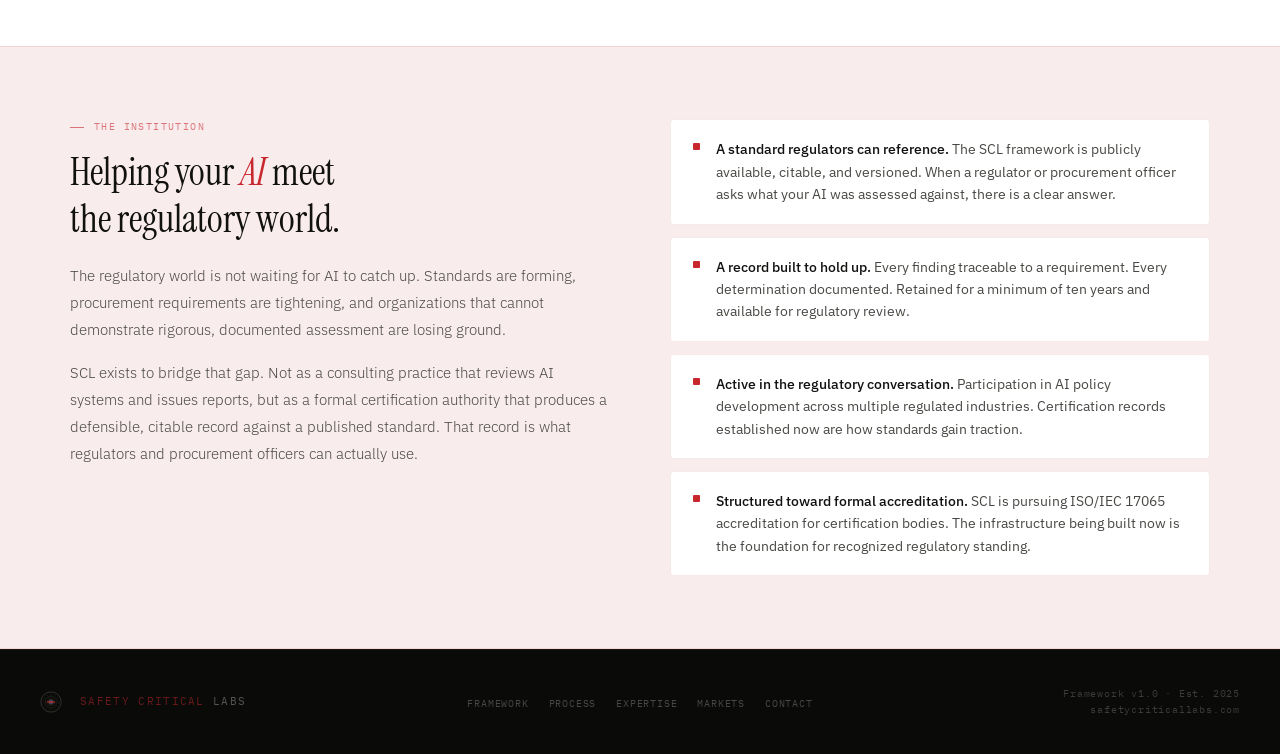
<file: expertise.html>
<!DOCTYPE html>
<html lang="en">
<head>
<meta charset="UTF-8">
<meta name="viewport" content="width=device-width, initial-scale=1.0">
<title>Expertise — Safety Critical Labs</title>
<link rel="preconnect" href="https://fonts.googleapis.com">
<link rel="preconnect" href="https://fonts.gstatic.com" crossorigin>
<link href="https://fonts.googleapis.com/css2?family=Instrument+Serif:ital@0;1&family=IBM+Plex+Sans:wght@300;400;500;600&family=IBM+Plex+Mono:wght@400;500&display=swap" rel="stylesheet">
<link rel="stylesheet" href="styles.css">
<style>
/* ─── EXPERTISE PAGE STYLES ──────────────────────────────── */

/* ═══ PAGE STYLES ═══ */

/* ─── TEAM MODEL ──────────────────────────────────────────── */
.team-grid {
  display: grid; grid-template-columns: repeat(3, 1fr); gap: 2px;
  margin-top: 48px;
}

.team-col {
  background: var(--white);
  border: 1px solid var(--rule);
  padding: 32px 28px;
}

.team-col-num {
  font-family: var(--mono); font-size: 10px;
  letter-spacing: 0.12em; text-transform: uppercase;
  color: var(--red); margin-bottom: 12px;
}

.team-col-role {
  font-size: 18px; font-weight: 600; color: var(--ink);
  margin-bottom: 12px; line-height: 1.2;
}

.team-col-desc {
  font-size: 14px; color: var(--ink-2); line-height: 1.7;
  font-weight: 300; margin-bottom: 16px;
}

.team-col-qual {
  font-family: var(--mono); font-size: 9px;
  letter-spacing: 0.08em; text-transform: uppercase;
  color: var(--ink-3); line-height: 1.7;
  border-top: 1px solid var(--rule); padding-top: 14px;
}

/* ─── LEAD ASSESSOR ───────────────────────────────────────── */
.assessor-grid {
  display: grid; grid-template-columns: 1fr 1fr; gap: 72px; align-items: start;
}

.assessor-text p {
  font-size: 16px; color: var(--ink-2); line-height: 1.85;
  font-weight: 300; margin-bottom: 20px;
}
.assessor-text p strong { color: var(--ink); font-weight: 500; }

.assessor-byline {
  margin-top: 28px; padding-top: 28px; border-top: 1px solid var(--rule);
}
.assessor-name {
  font-family: var(--mono); font-size: 12px; font-weight: 500;
  letter-spacing: 0.1em; text-transform: uppercase; color: var(--ink);
  margin-bottom: 6px;
}
.assessor-meta {
  font-family: var(--mono); font-size: 10px;
  letter-spacing: 0.08em; text-transform: uppercase;
  color: var(--ink-3); line-height: 1.8;
}

.assessor-links { display: flex; gap: 8px; flex-wrap: wrap; margin-top: 16px; }
.assessor-link {
  font-family: var(--mono); font-size: 10px;
  letter-spacing: 0.08em; text-transform: uppercase;
  border: 1px solid var(--rule); padding: 6px 12px; border-radius: 2px;
  color: var(--ink-2); text-decoration: none; transition: all 0.15s;
}
.assessor-link:hover { border-color: var(--red); color: var(--red); }

/* experience timeline */
.exp-timeline { display: flex; flex-direction: column; }

.exp-entry {
  display: grid; grid-template-columns: 80px 1fr;
  gap: 20px; padding: 28px 0; border-top: 1px solid var(--rule);
}
.exp-entry:first-child { border-top: none; padding-top: 0; }

.exp-year {
  font-family: var(--mono); font-size: 10px;
  letter-spacing: 0.08em; text-transform: uppercase;
  color: var(--ink-3); padding-top: 4px; line-height: 1.4;
}

.exp-org {
  font-family: var(--mono); font-size: 10px;
  letter-spacing: 0.1em; text-transform: uppercase;
  color: var(--red); margin-bottom: 5px;
}
.exp-role { font-size: 15px; font-weight: 600; color: var(--ink); margin-bottom: 8px; }
.exp-body { font-size: 13px; color: var(--ink-2); line-height: 1.7; font-weight: 300; margin-bottom: 10px; }

.exp-tags { display: flex; flex-wrap: wrap; gap: 6px; }
.exp-tag {
  font-family: var(--mono); font-size: 9px;
  letter-spacing: 0.07em; text-transform: uppercase;
  border: 1px solid var(--rule); padding: 3px 8px;
  border-radius: 2px; color: var(--ink-3);
}

.award-pill {
  display: inline-flex; align-items: center; gap: 6px;
  margin-top: 10px;
  background: var(--red-lt); border: 1px solid rgba(200,39,45,0.2);
  color: var(--red); font-family: var(--mono); font-size: 9px;
  letter-spacing: 0.08em; text-transform: uppercase;
  padding: 4px 10px; border-radius: 2px;
}

/* ─── RECOGNITION ─────────────────────────────────────────── */
.recognition-band { background: var(--ink); padding: 80px 40px; }
.recognition-inner { max-width: 1140px; margin: 0 auto; }

.recognition-grid {
  display: grid; grid-template-columns: 1fr 1fr; gap: 16px; margin-top: 48px;
}

.rec-card {
  background: rgba(255,255,255,0.05);
  border: 1px solid rgba(255,255,255,0.07); border-radius: 4px;
  padding: 28px; transition: border-color 0.2s;
}
.rec-card:hover { border-color: rgba(200,39,45,0.35); }

.rec-icon { font-size: 28px; line-height: 1; }

.rec-org {
  font-family: var(--mono); font-size: 9px;
  letter-spacing: 0.12em; text-transform: uppercase;
  color: var(--red); margin-bottom: 8px;
}
.rec-name { font-size: 16px; font-weight: 600; color: #fff; margin-bottom: 10px; line-height: 1.2; }
.rec-desc { font-size: 13px; color: rgba(255,255,255,0.45); line-height: 1.65; }

/* ─── DOMAIN COVERAGE ─────────────────────────────────────── */
.domain-grid {
  display: grid; grid-template-columns: repeat(4, 1fr); gap: 16px;
  margin-top: 48px;
}

.domain-card {
  background: var(--white); border: 1px solid var(--rule);
  border-radius: 4px; padding: 24px;
}

.domain-icon {
  font-size: 22px; margin-bottom: 14px; display: block;
}

.domain-title {
  font-size: 15px; font-weight: 600; color: var(--ink);
  margin-bottom: 8px; line-height: 1.2;
}

.domain-regs {
  font-family: var(--mono); font-size: 9px;
  letter-spacing: 0.07em; text-transform: uppercase;
  color: var(--red); margin-bottom: 10px; line-height: 1.6;
}

.domain-desc {
  font-size: 13px; color: var(--ink-2); line-height: 1.65; font-weight: 300;
}

/* ─── CREDIBILITY BAND ────────────────────────────────────── */
.credibility-band {
  background: var(--red-lt);
  border-top: 1px solid rgba(200,39,45,0.12);
  border-bottom: 1px solid rgba(200,39,45,0.12);
  padding: 72px 40px;
}

.cred-inner {
  max-width: 1140px; margin: 0 auto;
  display: grid; grid-template-columns: 1fr 1fr; gap: 60px; align-items: start;
}

.cred-left h2 {
  font-family: var(--serif); font-size: clamp(28px,3vw,40px);
  font-weight: 400; color: var(--ink); margin-bottom: 20px; line-height: 1.2;
}
.cred-left p { font-size: 15px; color: var(--ink-2); line-height: 1.8; font-weight: 300; margin-bottom: 16px; }

.cred-items { display: flex; flex-direction: column; gap: 12px; }

.cred-item {
  background: var(--white); border: 1px solid rgba(200,39,45,0.1);
  border-radius: 4px; padding: 18px 22px;
  display: flex; gap: 16px; align-items: flex-start;
}
.cred-bullet { display: inline-block; width: 7px; height: 7px; background: var(--red); border-radius: 1px; flex-shrink: 0; margin-top: 5px; }
.cred-text { font-size: 14px; color: var(--ink-2); line-height: 1.6; }
.cred-text strong { color: var(--ink); font-weight: 500; }

@media (max-width: 880px) {
  .team-grid { grid-template-columns: 1fr; }
  .assessor-grid { grid-template-columns: 1fr; gap: 40px; }
  .recognition-grid { grid-template-columns: 1fr; }
  .domain-grid { grid-template-columns: 1fr 1fr; }
  .cred-inner { grid-template-columns: 1fr; gap: 36px; }
  .recognition-band, .credibility-band { padding: 60px 24px; }
}
@media (max-width: 580px) {
  .domain-grid { grid-template-columns: 1fr; }
  .rec-card { grid-template-columns: 1fr; gap: 12px; }
}
</style>
</head>
<body>

<nav class="global-nav">
  <a href="index.html" class="gn-wordmark">
    <svg class="gn-icon" viewBox="0 0 26 26" fill="none">
      <circle cx="13" cy="13" r="12" stroke="rgba(255,255,255,0.28)" stroke-width="1"/>
      <circle cx="13" cy="13" r="9.5" stroke="rgba(255,255,255,0.16)" stroke-width="0.75" stroke-dasharray="2.2 2.6"/>
      <circle cx="13" cy="13" r="7" stroke="rgba(255,255,255,0.18)" stroke-width="0.75"/>
      <circle cx="13" cy="13" r="4.5" stroke="rgba(255,255,255,0.18)" stroke-width="0.6"/>
      <circle cx="13" cy="13" r="2.8" fill="#1B3A6B" stroke="rgba(180,130,42,0.65)" stroke-width="0.8"/>
      <line x1="8.5" y1="13" x2="17.5" y2="13" stroke="#C8272D" stroke-width="1.4" stroke-linecap="round"/>
      <circle cx="13" cy="13" r="1.2" fill="#C8272D"/>
    </svg>
    <span class="gn-text"><em>Safety Critical</em> Labs</span>
  </a>
  <ul class="gn-links">
    <li><a href="index.html">Home</a></li>
    <li><a href="framework.html">Framework</a></li>
    <li><a href="process.html">Process</a></li>
    <li><a href="expertise.html" class="active">Expertise</a></li>
    <li><a href="markets.html">Markets</a></li>
    <li><a href="contact.html" class="gn-cta">Get Certified</a></li>
  </ul>
</nav>

<div class="page-shell">

<!-- HERO -->
<div class="inner-hero">
  <div class="inner-hero-inner">
    <div>
      <div class="inner-hero-breadcrumb">
        <a href="index.html">Safety Critical Labs</a>
        <span>/</span> Expertise
      </div>
      <h1>Assessment built<br>from inside the<br><em>operational environment.</em></h1>
    </div>
    <p class="inner-hero-lead">
      What you are paying for is a well-run assessment. One conducted by people who have worked inside the systems they are evaluating, with independent review at every phase, and a determination that holds up when it matters.
    </p>
  </div>
</div>

<!-- EXPERTISE NARRATIVE -->
<section class="page-section" style="background: var(--bg);">
  <div class="section-inner">
    <div class="section-eyebrow">What grounds the assessment</div>
    <h2 class="section-title">Practitioner built.<br><em>Structurally independent.</em></h2>
    <div style="display:grid; grid-template-columns: 1fr 1fr; gap: 60px; align-items: start;">
      <div>
        <p style="font-size:17px; color:var(--ink-2); line-height:1.85; font-weight:300; margin-bottom:20px;">
          The SCL framework was not assembled from policy documents or governance templates. It was developed by practitioners who wrote AI certification requirements for programs where failure had direct consequences for human life, and who deployed AI into live production systems with measurable safety and quality outcomes.
        </p>
        <p style="font-size:17px; color:var(--ink-2); line-height:1.85; font-weight:300;">
          That foundation is what every assessment reflects. Not a theory of what AI certification should look like, but a working knowledge of what it actually requires when the stakes are real.
        </p>
      </div>
      <div style="display:flex; flex-direction:column; gap:16px;">
        <div style="border-left: 2px solid var(--red); padding-left: 20px;">
          <div style="font-family:var(--mono); font-size:10px; letter-spacing:0.1em; text-transform:uppercase; color:var(--ink-3); margin-bottom:6px;">Independent review</div>
          <p style="font-size:15px; color:var(--ink-2); line-height:1.7; font-weight:300;">Every phase includes independent review. No assessor conducts and verifies their own findings. That independence is structural, not optional.</p>
        </div>
        <div style="border-left: 2px solid var(--red); padding-left: 20px;">
          <div style="font-family:var(--mono); font-size:10px; letter-spacing:0.1em; text-transform:uppercase; color:var(--ink-3); margin-bottom:6px;">Domain specialist coverage</div>
          <p style="font-size:15px; color:var(--ink-2); line-height:1.7; font-weight:300;">Where the operational environment requires regulatory or technical depth specific to your industry, domain specialists are brought in to ensure the assessment reflects your regulatory context.</p>
        </div>
        <div style="border-left: 2px solid var(--red); padding-left: 20px;">
          <div style="font-family:var(--mono); font-size:10px; letter-spacing:0.1em; text-transform:uppercase; color:var(--ink-3); margin-bottom:6px;">Defensible record</div>
          <p style="font-size:15px; color:var(--ink-2); line-height:1.7; font-weight:300;">Every finding is traceable to a requirement. Every determination is documented against a specific version of the framework. The record is designed to hold up under regulatory scrutiny.</p>
        </div>
      </div>
    </div>
  </div>
</section>

<!-- DOMAIN COVERAGE -->
<section class="page-section" style="background: var(--white);">
  <div class="section-inner">
    <div class="section-eyebrow">Domain coverage</div>
    <h2 class="section-title">The framework is domain agnostic.<br><em>The assessment team is not.</em></h2>
    <p class="section-lead">The requirement areas apply wherever AI failure has safety consequences. Domain specialists are brought in to ensure the assessment reflects the specific regulatory environment your system operates in.</p>
    <div class="domain-grid">
      <div class="domain-card fade-up">
        <div class="domain-title">Aerospace &amp; Defense</div>
        <div class="domain-regs">NPR 7150.2D &middot; DO-178C &middot; MIL-STD</div>
        <div class="domain-desc">Human spaceflight, autonomous systems, and launch programs. The original environment that shaped the framework.</div>
      </div>
      <div class="domain-card fade-up">
        <div class="domain-title">Aviation</div>
        <div class="domain-regs">DO-178C &middot; DO-254 &middot; FAA AI Policy</div>
        <div class="domain-desc">AI in flight management, air traffic support, and autonomous aircraft systems. Domain specialist coverage for FAA certification pathway alignment.</div>
      </div>
      <div class="domain-card fade-up">
        <div class="domain-title">Medical Devices</div>
        <div class="domain-regs">FDA SaMD &middot; ISO 13485 &middot; IEC 62304</div>
        <div class="domain-desc">AI in clinical decision support, diagnostics, and therapeutic devices. Domain specialist coverage for FDA Software as a Medical Device framework alignment.</div>
      </div>
      <div class="domain-card fade-up">
        <div class="domain-title">Automotive</div>
        <div class="domain-regs">ISO 26262 &middot; SOTIF &middot; ISO/SAE 21434</div>
        <div class="domain-desc">AI in ADAS, autonomous driving, and production quality systems. Direct deployment experience in automotive AI at scale.</div>
      </div>
    </div>
  </div>
</section>

<!-- THE INSTITUTION -->
<div class="credibility-band">
  <div class="cred-inner">
    <div class="cred-left">
      <div class="section-eyebrow" style="color:rgba(200,39,45,0.6)">The institution</div>
      <h2>Helping your <em style="font-style:italic; color:var(--red);">AI</em> meet<br>the regulatory world.</h2>
      <p>
        The regulatory world is not waiting for AI to catch up. Standards are forming, procurement requirements are tightening, and organizations that cannot demonstrate rigorous, documented assessment are losing ground.
      </p>
      <p>
        SCL exists to bridge that gap. Not as a consulting practice that reviews AI systems and issues reports, but as a formal certification authority that produces a defensible, citable record against a published standard. That record is what regulators and procurement officers can actually use.
      </p>
    </div>
    <div class="cred-items">
      <div class="cred-item fade-up">
        <span class="cred-bullet"></span>
        <span class="cred-text"><strong>A standard regulators can reference.</strong> The SCL framework is publicly available, citable, and versioned. When a regulator or procurement officer asks what your AI was assessed against, there is a clear answer.</span>
      </div>
      <div class="cred-item fade-up">
        <span class="cred-bullet"></span>
        <span class="cred-text"><strong>A record built to hold up.</strong> Every finding traceable to a requirement. Every determination documented. Retained for a minimum of ten years and available for regulatory review.</span>
      </div>
      <div class="cred-item fade-up">
        <span class="cred-bullet"></span>
        <span class="cred-text"><strong>Active in the regulatory conversation.</strong> Participation in AI policy development across multiple regulated industries. Certification records established now are how standards gain traction.</span>
      </div>
      <div class="cred-item fade-up">
        <span class="cred-bullet"></span>
        <span class="cred-text"><strong>Structured toward formal accreditation.</strong> SCL is pursuing ISO/IEC 17065 accreditation for certification bodies. The infrastructure being built now is the foundation for recognized regulatory standing.</span>
      </div>
    </div>
  </div>
</div>



</div>

<footer class="site-footer">
  <a href="index.html" class="footer-wordmark">
    <svg width="22" height="22" viewBox="0 0 26 26" fill="none">
      <circle cx="13" cy="13" r="12" stroke="rgba(255,255,255,0.18)" stroke-width="1"/>
      <circle cx="13" cy="13" r="9.5" stroke="rgba(255,255,255,0.1)" stroke-width="0.75" stroke-dasharray="2.2 2.6"/>
      <circle cx="13" cy="13" r="7" stroke="rgba(255,255,255,0.12)" stroke-width="0.75"/>
      <circle cx="13" cy="13" r="4.5" stroke="rgba(255,255,255,0.12)" stroke-width="0.6"/>
      <circle cx="13" cy="13" r="2.8" fill="#1B3A6B" stroke="rgba(180,130,42,0.45)" stroke-width="0.8"/>
      <line x1="8.5" y1="13" x2="17.5" y2="13" stroke="#C8272D" stroke-width="1.4" stroke-linecap="round"/>
      <circle cx="13" cy="13" r="1.2" fill="#C8272D"/>
    </svg>
    <span class="footer-wordmark-text"><em>Safety Critical</em> Labs</span>
  </a>
  <ul class="footer-links">
    <li><a href="framework.html">Framework</a></li>
    <li><a href="process.html">Process</a></li>
    <li><a href="expertise.html">Expertise</a></li>
    <li><a href="markets.html">Markets</a></li>
    <li><a href="contact.html">Contact</a></li>
  </ul>
  <div class="footer-meta">Framework v1.0 &middot; Est. 2025<br>safetycriticallabs.com</div>
</footer>

<script>
const observer = new IntersectionObserver((entries) => {
  entries.forEach((e, i) => {
    if (e.isIntersecting) { setTimeout(() => e.target.classList.add('visible'), i * 70); observer.unobserve(e.target); }
  });
}, { threshold: 0.1 });
document.querySelectorAll('.fade-up').forEach(el => observer.observe(el));
</script>
</body>
</html>
</file>
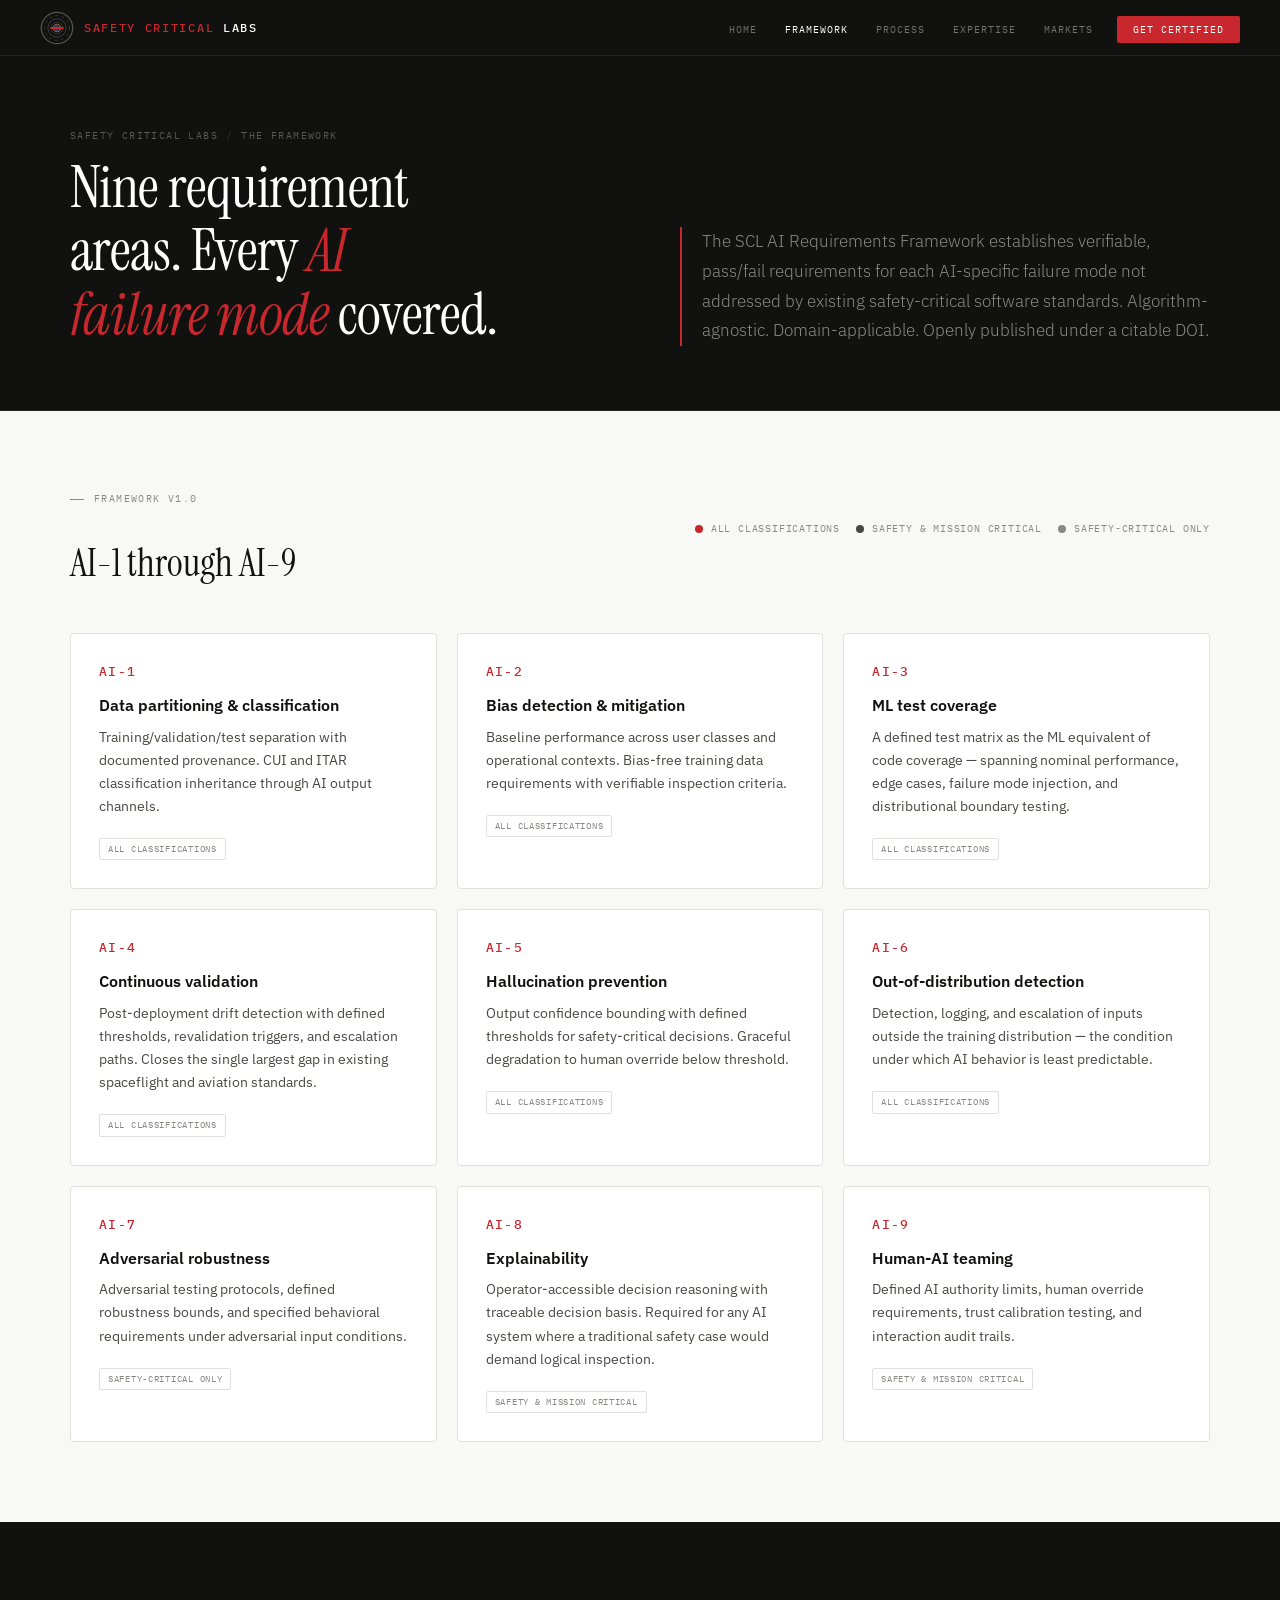
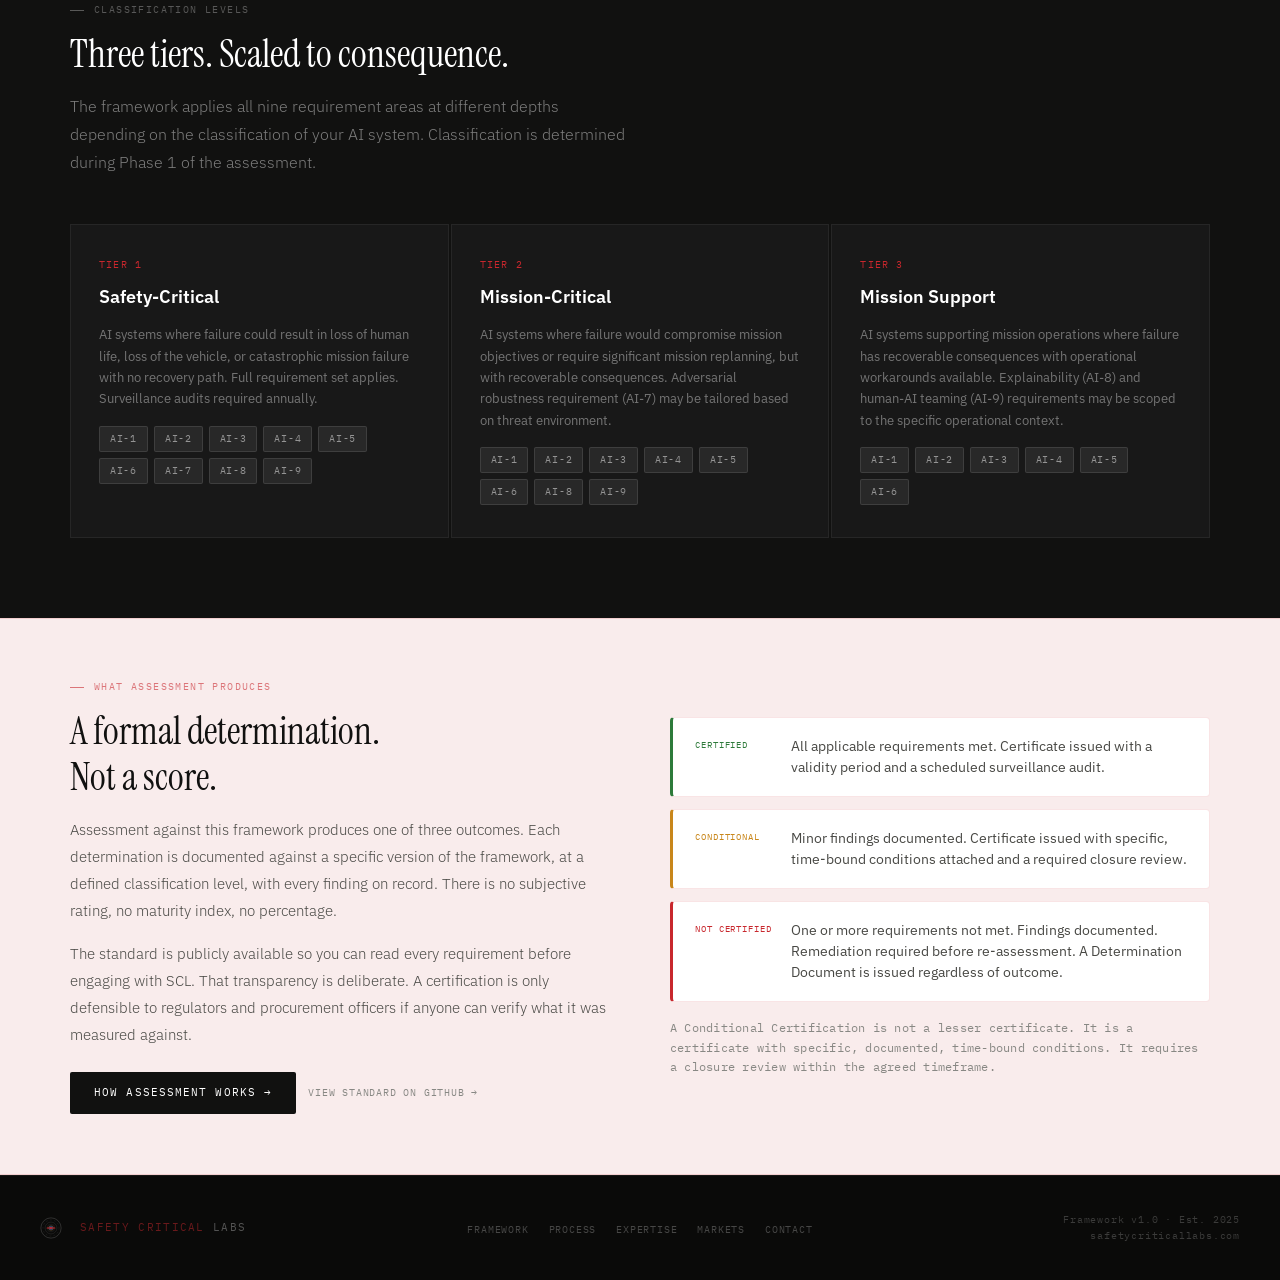
<file: framework.html>
<!DOCTYPE html>
<html lang="en">
<head>
<meta charset="UTF-8">
<meta name="viewport" content="width=device-width, initial-scale=1.0">
<title>The Framework — Safety Critical Labs</title>
<link rel="preconnect" href="https://fonts.googleapis.com">
<link rel="preconnect" href="https://fonts.gstatic.com" crossorigin>
<link href="https://fonts.googleapis.com/css2?family=Instrument+Serif:ital@0;1&family=IBM+Plex+Sans:wght@300;400;500;600&family=IBM+Plex+Mono:wght@400;500&display=swap" rel="stylesheet">
<link rel="stylesheet" href="styles.css">
<style>
/* ─── CLASSIFICATION KEY ──────────────────────────────────── */
.class-key {
  display: flex; gap: 16px; flex-wrap: wrap;
  margin-bottom: 48px;
}

.class-item {
  display: flex; align-items: center; gap: 8px;
  font-family: var(--mono); font-size: 10px;
  letter-spacing: 0.08em; text-transform: uppercase; color: var(--ink-3);
}

.class-dot {
  width: 8px; height: 8px; border-radius: 50%; flex-shrink: 0;
}
.dot-all { background: var(--red); }
.dot-safety { background: var(--ink-2); }
.dot-mission { background: var(--ink-3); }

/* ─── FULL FRAMEWORK GRID ─────────────────────────────────── */
.fw-full-grid {
  display: grid; grid-template-columns: repeat(3, 1fr); gap: 20px;
}

.fw-card {
  background: var(--white);
  border: 1px solid var(--rule); border-radius: 4px;
  padding: 28px;
  transition: border-color 0.2s, transform 0.2s, box-shadow 0.2s;
  cursor: default; position: relative;
}
.fw-card:hover {
  border-color: var(--red);
  transform: translateY(-3px);
  box-shadow: 0 10px 28px rgba(0,0,0,0.08);
}

.fw-card-id {
  font-family: var(--mono); font-size: 13px;
  color: var(--red); letter-spacing: 0.1em;
  margin-bottom: 12px; font-weight: 500;
}

.fw-card-title {
  font-size: 16px; font-weight: 600;
  margin-bottom: 10px; line-height: 1.3; color: var(--ink);
}

.fw-card-body {
  font-size: 14px; color: var(--ink-2); line-height: 1.65;
  margin-bottom: 16px;
}

.fw-card-detail {
  font-size: 13px; color: var(--ink-3); line-height: 1.6;
  border-top: 1px solid var(--rule); padding-top: 14px;
  margin-top: 14px;
}

.fw-scope {
  display: inline-block;
  font-family: var(--mono); font-size: 9px;
  letter-spacing: 0.08em; text-transform: uppercase;
  border: 1px solid var(--rule); padding: 3px 8px; border-radius: 2px;
  color: var(--ink-3);
}

/* ─── STRUCTURE EXPLAINER ─────────────────────────────────── */
.structure-section { background: var(--ink); padding: 80px 40px; }

.struct-inner { max-width: 1140px; margin: 0 auto; }

.struct-grid {
  display: grid; grid-template-columns: repeat(3, 1fr); gap: 2px;
  margin-top: 48px;
}

.struct-col {
  background: rgba(255,255,255,0.03);
  border: 1px solid rgba(255,255,255,0.06);
  padding: 32px 28px;
}

.struct-col-title {
  font-family: var(--mono); font-size: 10px;
  letter-spacing: 0.12em; text-transform: uppercase;
  color: var(--red); margin-bottom: 10px;
}

.struct-col-name {
  font-size: 18px; font-weight: 600; color: #fff;
  margin-bottom: 12px;
}

.struct-col-desc {
  font-size: 13px; color: rgba(255,255,255,0.4); line-height: 1.65;
  margin-bottom: 16px;
}

.struct-reqs {
  display: flex; flex-wrap: wrap; gap: 6px;
}

.struct-req-tag {
  font-family: var(--mono); font-size: 10px;
  letter-spacing: 0.07em; text-transform: uppercase;
  background: rgba(255,255,255,0.07);
  color: rgba(255,255,255,0.5);
  padding: 4px 10px; border-radius: 2px;
  border: 1px solid rgba(255,255,255,0.1);
}

/* ─── OPEN STANDARD BAND ──────────────────────────────────── */
.open-standard-band {
  background: var(--red-lt);
  border-top: 1px solid rgba(200,39,45,0.15);
  border-bottom: 1px solid rgba(200,39,45,0.15);
  padding: 60px 40px;
}

.os-inner {
  max-width: 1140px; margin: 0 auto;
  display: grid; grid-template-columns: 1fr 1fr; gap: 60px; align-items: center;
}

.os-left h2 {
  font-family: var(--serif);
  font-size: clamp(28px, 3vw, 38px);
  font-weight: 400; color: var(--ink); margin-bottom: 16px; line-height: 1.2;
}
.os-left p { font-size: 15px; color: var(--ink-2); line-height: 1.8; font-weight: 300; margin-bottom: 16px; }

.os-right { display: flex; flex-direction: column; gap: 12px; }

.os-item {
  background: var(--white); border: 1px solid rgba(200,39,45,0.12);
  border-radius: 4px; padding: 18px 22px;
  display: grid; grid-template-columns: 80px 1fr; gap: 16px;
}

.os-item-label {
  font-family: var(--mono); font-size: 9px;
  letter-spacing: 0.1em; text-transform: uppercase;
  color: var(--red); padding-top: 2px;
}
.os-item-val { font-size: 14px; color: var(--ink-2); line-height: 1.5; }
.os-item-val a { color: var(--red); text-decoration: none; }
.os-item-val a:hover { text-decoration: underline; }

@media (max-width: 880px) {
  .fw-full-grid { grid-template-columns: 1fr 1fr; }
  .struct-grid { grid-template-columns: 1fr; }
  .os-inner { grid-template-columns: 1fr; gap: 36px; }
  .structure-section { padding: 60px 24px; }
  .open-standard-band { padding: 56px 24px; }
}
@media (max-width: 580px) {
  .fw-full-grid { grid-template-columns: 1fr; }
}

/* INNER PAGE HERO — dark */
.inner-hero {
  background: var(--ink) !important;
  padding: 72px 40px 64px;
  border-bottom: 1px solid rgba(255,255,255,0.08);
  position: relative; overflow: hidden;
}
.inner-hero::before { display: none; }
.inner-hero-inner {
  max-width: 1140px; margin: 0 auto; position: relative; z-index: 1;
  display: grid; grid-template-columns: 1fr 1fr; gap: 80px; align-items: end;
}
.inner-hero-breadcrumb {
  font-family: var(--mono); font-size: 10px;
  letter-spacing: 0.14em; text-transform: uppercase;
  color: rgba(255,255,255,0.3); margin-bottom: 12px;
  display: flex; align-items: center; gap: 8px;
}
.inner-hero-breadcrumb a { color: rgba(255,255,255,0.3); text-decoration: none; }
.inner-hero-breadcrumb a:hover { color: rgba(255,255,255,0.6); }
.inner-hero-breadcrumb span { color: rgba(255,255,255,0.15); }
.inner-hero h1 {
  font-family: var(--serif);
  font-size: clamp(38px, 4.5vw, 60px);
  font-weight: 400; line-height: 1.1;
  color: #fff; letter-spacing: -0.01em;
}
.inner-hero h1 em { font-style: italic; color: var(--red); }
.inner-hero-lead {
  font-size: 17px; color: rgba(255,255,255,0.5);
  font-weight: 300; line-height: 1.75;
  border-left: 2px solid var(--red); padding-left: 20px;
  align-self: end;
}
</style>
</head>
<body>

<!-- NAV -->
<nav class="global-nav">
  <a href="index.html" class="gn-wordmark">
    <svg class="gn-icon" viewBox="0 0 26 26" fill="none">
      <circle cx="13" cy="13" r="12" stroke="rgba(255,255,255,0.28)" stroke-width="1"/>
      <circle cx="13" cy="13" r="9.5" stroke="rgba(255,255,255,0.16)" stroke-width="0.75" stroke-dasharray="2.2 2.6"/>
      <circle cx="13" cy="13" r="7" stroke="rgba(255,255,255,0.18)" stroke-width="0.75"/>
      <circle cx="13" cy="13" r="4.5" stroke="rgba(255,255,255,0.18)" stroke-width="0.6"/>
      <circle cx="13" cy="13" r="2.8" fill="#1B3A6B" stroke="rgba(180,130,42,0.65)" stroke-width="0.8"/>
      <line x1="8.5" y1="13" x2="17.5" y2="13" stroke="#C8272D" stroke-width="1.4" stroke-linecap="round"/>
      <circle cx="13" cy="13" r="1.2" fill="#C8272D"/>
    </svg>
    <span class="gn-text"><em>Safety Critical</em> Labs</span>
  </a>
  <ul class="gn-links">
    <li><a href="index.html">Home</a></li>
    <li><a href="framework.html" class="active">Framework</a></li>
    <li><a href="process.html">Process</a></li>
    <li><a href="expertise.html">Expertise</a></li>
    <li><a href="markets.html">Markets</a></li>
    <li><a href="contact.html" class="gn-cta">Get Certified</a></li>
  </ul>
</nav>

<div class="page-shell">

<!-- INNER HERO -->
<div class="inner-hero">
  <div class="inner-hero-inner">
    <div>
      <div class="inner-hero-breadcrumb">
        <a href="index.html">Safety Critical Labs</a>
        <span>/</span> The Framework
      </div>
      <h1>Nine requirement<br>areas. Every <em>AI<br>failure mode</em> covered.</h1>
    </div>
    <p class="inner-hero-lead">
      The SCL AI Requirements Framework establishes verifiable, pass/fail requirements for each AI-specific failure mode not addressed by existing safety-critical software standards. Algorithm-agnostic. Domain-applicable. Openly published under a citable DOI.
    </p>
  </div>
</div>

<!-- CLASSIFICATION KEY + FRAMEWORK -->
<section class="page-section" style="background: var(--bg);">
  <div class="section-inner">
    <div class="section-eyebrow">Framework v1.0</div>
    <div style="display:flex; justify-content:space-between; align-items:flex-end; gap: 32px; margin-bottom: 48px; flex-wrap: wrap;">
      <h2 class="section-title" style="margin-bottom:0;">AI-1 through AI-9</h2>
      <div class="class-key">
        <div class="class-item"><span class="class-dot dot-all"></span>All classifications</div>
        <div class="class-item"><span class="class-dot dot-safety"></span>Safety &amp; mission critical</div>
        <div class="class-item"><span class="class-dot dot-mission"></span>Safety-critical only</div>
      </div>
    </div>

    <div class="fw-full-grid">
      <div class="fw-card fade-up">
        <div class="fw-card-id">AI-1</div>
        <div class="fw-card-title">Data partitioning &amp; classification</div>
        <div class="fw-card-body">Training/validation/test separation with documented provenance. CUI and ITAR classification inheritance through AI output channels.</div>
        <div class="fw-scope">All classifications</div>
      </div>
      <div class="fw-card fade-up">
        <div class="fw-card-id">AI-2</div>
        <div class="fw-card-title">Bias detection &amp; mitigation</div>
        <div class="fw-card-body">Baseline performance across user classes and operational contexts. Bias-free training data requirements with verifiable inspection criteria.</div>
        <div class="fw-scope">All classifications</div>
      </div>
      <div class="fw-card fade-up">
        <div class="fw-card-id">AI-3</div>
        <div class="fw-card-title">ML test coverage</div>
        <div class="fw-card-body">A defined test matrix as the ML equivalent of code coverage &mdash; spanning nominal performance, edge cases, failure mode injection, and distributional boundary testing.</div>
        <div class="fw-scope">All classifications</div>
      </div>
      <div class="fw-card fade-up">
        <div class="fw-card-id">AI-4</div>
        <div class="fw-card-title">Continuous validation</div>
        <div class="fw-card-body">Post-deployment drift detection with defined thresholds, revalidation triggers, and escalation paths. Closes the single largest gap in existing spaceflight and aviation standards.</div>
        <div class="fw-scope">All classifications</div>
      </div>
      <div class="fw-card fade-up">
        <div class="fw-card-id">AI-5</div>
        <div class="fw-card-title">Hallucination prevention</div>
        <div class="fw-card-body">Output confidence bounding with defined thresholds for safety-critical decisions. Graceful degradation to human override below threshold.</div>
        <div class="fw-scope">All classifications</div>
      </div>
      <div class="fw-card fade-up">
        <div class="fw-card-id">AI-6</div>
        <div class="fw-card-title">Out-of-distribution detection</div>
        <div class="fw-card-body">Detection, logging, and escalation of inputs outside the training distribution &mdash; the condition under which AI behavior is least predictable.</div>
        <div class="fw-scope">All classifications</div>
      </div>
      <div class="fw-card fade-up">
        <div class="fw-card-id">AI-7</div>
        <div class="fw-card-title">Adversarial robustness</div>
        <div class="fw-card-body">Adversarial testing protocols, defined robustness bounds, and specified behavioral requirements under adversarial input conditions.</div>
        <div class="fw-scope">Safety-critical only</div>
      </div>
      <div class="fw-card fade-up">
        <div class="fw-card-id">AI-8</div>
        <div class="fw-card-title">Explainability</div>
        <div class="fw-card-body">Operator-accessible decision reasoning with traceable decision basis. Required for any AI system where a traditional safety case would demand logical inspection.</div>
        <div class="fw-scope">Safety &amp; mission critical</div>
      </div>
      <div class="fw-card fade-up">
        <div class="fw-card-id">AI-9</div>
        <div class="fw-card-title">Human-AI teaming</div>
        <div class="fw-card-body">Defined AI authority limits, human override requirements, trust calibration testing, and interaction audit trails.</div>
        <div class="fw-scope">Safety &amp; mission critical</div>
      </div>
    </div>
  </div>
</section>

<!-- CLASSIFICATION STRUCTURE -->
<div class="structure-section">
  <div class="struct-inner">
    <div class="section-eyebrow" style="color:rgba(255,255,255,0.3)">Classification levels</div>
    <h2 class="section-title" style="color:#fff;">Three tiers. Scaled to consequence.</h2>
    <p style="font-size:16px;color:rgba(255,255,255,0.45);font-weight:300;line-height:1.75;max-width:560px;margin-top:0;">
      The framework applies all nine requirement areas at different depths depending on the classification of your AI system. Classification is determined during Phase 1 of the assessment.
    </p>
    <div class="struct-grid">
      <div class="struct-col fade-up">
        <div class="struct-col-title">Tier 1</div>
        <div class="struct-col-name">Safety-Critical</div>
        <div class="struct-col-desc">AI systems where failure could result in loss of human life, loss of the vehicle, or catastrophic mission failure with no recovery path. Full requirement set applies. Surveillance audits required annually.</div>
        <div class="struct-reqs">
          <span class="struct-req-tag">AI-1</span>
          <span class="struct-req-tag">AI-2</span>
          <span class="struct-req-tag">AI-3</span>
          <span class="struct-req-tag">AI-4</span>
          <span class="struct-req-tag">AI-5</span>
          <span class="struct-req-tag">AI-6</span>
          <span class="struct-req-tag">AI-7</span>
          <span class="struct-req-tag">AI-8</span>
          <span class="struct-req-tag">AI-9</span>
        </div>
      </div>
      <div class="struct-col fade-up">
        <div class="struct-col-title">Tier 2</div>
        <div class="struct-col-name">Mission-Critical</div>
        <div class="struct-col-desc">AI systems where failure would compromise mission objectives or require significant mission replanning, but with recoverable consequences. Adversarial robustness requirement (AI-7) may be tailored based on threat environment.</div>
        <div class="struct-reqs">
          <span class="struct-req-tag">AI-1</span>
          <span class="struct-req-tag">AI-2</span>
          <span class="struct-req-tag">AI-3</span>
          <span class="struct-req-tag">AI-4</span>
          <span class="struct-req-tag">AI-5</span>
          <span class="struct-req-tag">AI-6</span>
          <span class="struct-req-tag">AI-8</span>
          <span class="struct-req-tag">AI-9</span>
        </div>
      </div>
      <div class="struct-col fade-up">
        <div class="struct-col-title">Tier 3</div>
        <div class="struct-col-name">Mission Support</div>
        <div class="struct-col-desc">AI systems supporting mission operations where failure has recoverable consequences with operational workarounds available. Explainability (AI-8) and human-AI teaming (AI-9) requirements may be scoped to the specific operational context.</div>
        <div class="struct-reqs">
          <span class="struct-req-tag">AI-1</span>
          <span class="struct-req-tag">AI-2</span>
          <span class="struct-req-tag">AI-3</span>
          <span class="struct-req-tag">AI-4</span>
          <span class="struct-req-tag">AI-5</span>
          <span class="struct-req-tag">AI-6</span>
        </div>
      </div>
    </div>
  </div>
</div>

<!-- WHAT THE FRAMEWORK PRODUCES -->
<div class="open-standard-band">
  <div class="os-inner">
    <div class="os-left">
      <div class="section-eyebrow" style="color: rgba(200,39,45,0.6)">What assessment produces</div>
      <h2>A formal determination.<br>Not a score.</h2>
      <p>
        Assessment against this framework produces one of three outcomes. Each determination is documented against a specific version of the framework, at a defined classification level, with every finding on record. There is no subjective rating, no maturity index, no percentage.
      </p>
      <p>
        The standard is publicly available so you can read every requirement before engaging with SCL. That transparency is deliberate. A certification is only defensible to regulators and procurement officers if anyone can verify what it was measured against.
      </p>
      <div style="margin-top: 24px; display:flex; gap: 12px; flex-wrap: wrap; align-items: center;">
        <a href="process.html" class="btn btn-solid">How assessment works &rarr;</a>
        <a href="https://github.com/kevinjohnwilliams/AI_Requirements_Framework" style="font-family:var(--mono);font-size:10px;letter-spacing:0.08em;text-transform:uppercase;color:var(--ink-3);text-decoration:none;" target="_blank">View standard on GitHub &rarr;</a>
      </div>
    </div>
    <div class="os-right">
      <div class="os-item" style="border-left: 3px solid #2D7A3A;">
        <span class="os-item-label" style="color: #2D7A3A;">Certified</span>
        <span class="os-item-val">All applicable requirements met. Certificate issued with a validity period and a scheduled surveillance audit.</span>
      </div>
      <div class="os-item" style="border-left: 3px solid #C8861A;">
        <span class="os-item-label" style="color: #C8861A;">Conditional</span>
        <span class="os-item-val">Minor findings documented. Certificate issued with specific, time-bound conditions attached and a required closure review.</span>
      </div>
      <div class="os-item" style="border-left: 3px solid var(--red);">
        <span class="os-item-label">Not Certified</span>
        <span class="os-item-val">One or more requirements not met. Findings documented. Remediation required before re-assessment. A Determination Document is issued regardless of outcome.</span>
      </div>
      <p style="font-size:12px;color:var(--ink-3);line-height:1.6;margin-top:4px;font-family:var(--mono);letter-spacing:0.02em;">
        A Conditional Certification is not a lesser certificate. It is a certificate with specific, documented, time-bound conditions. It requires a closure review within the agreed timeframe.
      </p>
    </div>
  </div>
</div>



</div><!-- /page-shell -->

<!-- FOOTER -->
<footer class="site-footer">
  <a href="index.html" class="footer-wordmark">
    <svg width="22" height="22" viewBox="0 0 26 26" fill="none">
      <circle cx="13" cy="13" r="12" stroke="rgba(255,255,255,0.18)" stroke-width="1"/>
      <circle cx="13" cy="13" r="9.5" stroke="rgba(255,255,255,0.1)" stroke-width="0.75" stroke-dasharray="2.2 2.6"/>
      <circle cx="13" cy="13" r="7" stroke="rgba(255,255,255,0.12)" stroke-width="0.75"/>
      <circle cx="13" cy="13" r="4.5" stroke="rgba(255,255,255,0.12)" stroke-width="0.6"/>
      <circle cx="13" cy="13" r="2.8" fill="#1B3A6B" stroke="rgba(180,130,42,0.45)" stroke-width="0.8"/>
      <line x1="8.5" y1="13" x2="17.5" y2="13" stroke="#C8272D" stroke-width="1.4" stroke-linecap="round"/>
      <circle cx="13" cy="13" r="1.2" fill="#C8272D"/>
    </svg>
    <span class="footer-wordmark-text"><em>Safety Critical</em> Labs</span>
  </a>
  <ul class="footer-links">
    <li><a href="framework.html">Framework</a></li>
    <li><a href="process.html">Process</a></li>
    <li><a href="expertise.html">Expertise</a></li>
    <li><a href="markets.html">Markets</a></li>
    <li><a href="contact.html">Contact</a></li>
  </ul>
  <div class="footer-meta">Framework v1.0 &middot; Est. 2025<br>safetycriticallabs.com</div>
</footer>

<script>
const observer = new IntersectionObserver((entries) => {
  entries.forEach((e, i) => {
    if (e.isIntersecting) {
      setTimeout(() => e.target.classList.add('visible'), i * 70);
      observer.unobserve(e.target);
    }
  });
}, { threshold: 0.1 });
document.querySelectorAll('.fade-up').forEach(el => observer.observe(el));
</script>
</body>
</html>
</file>
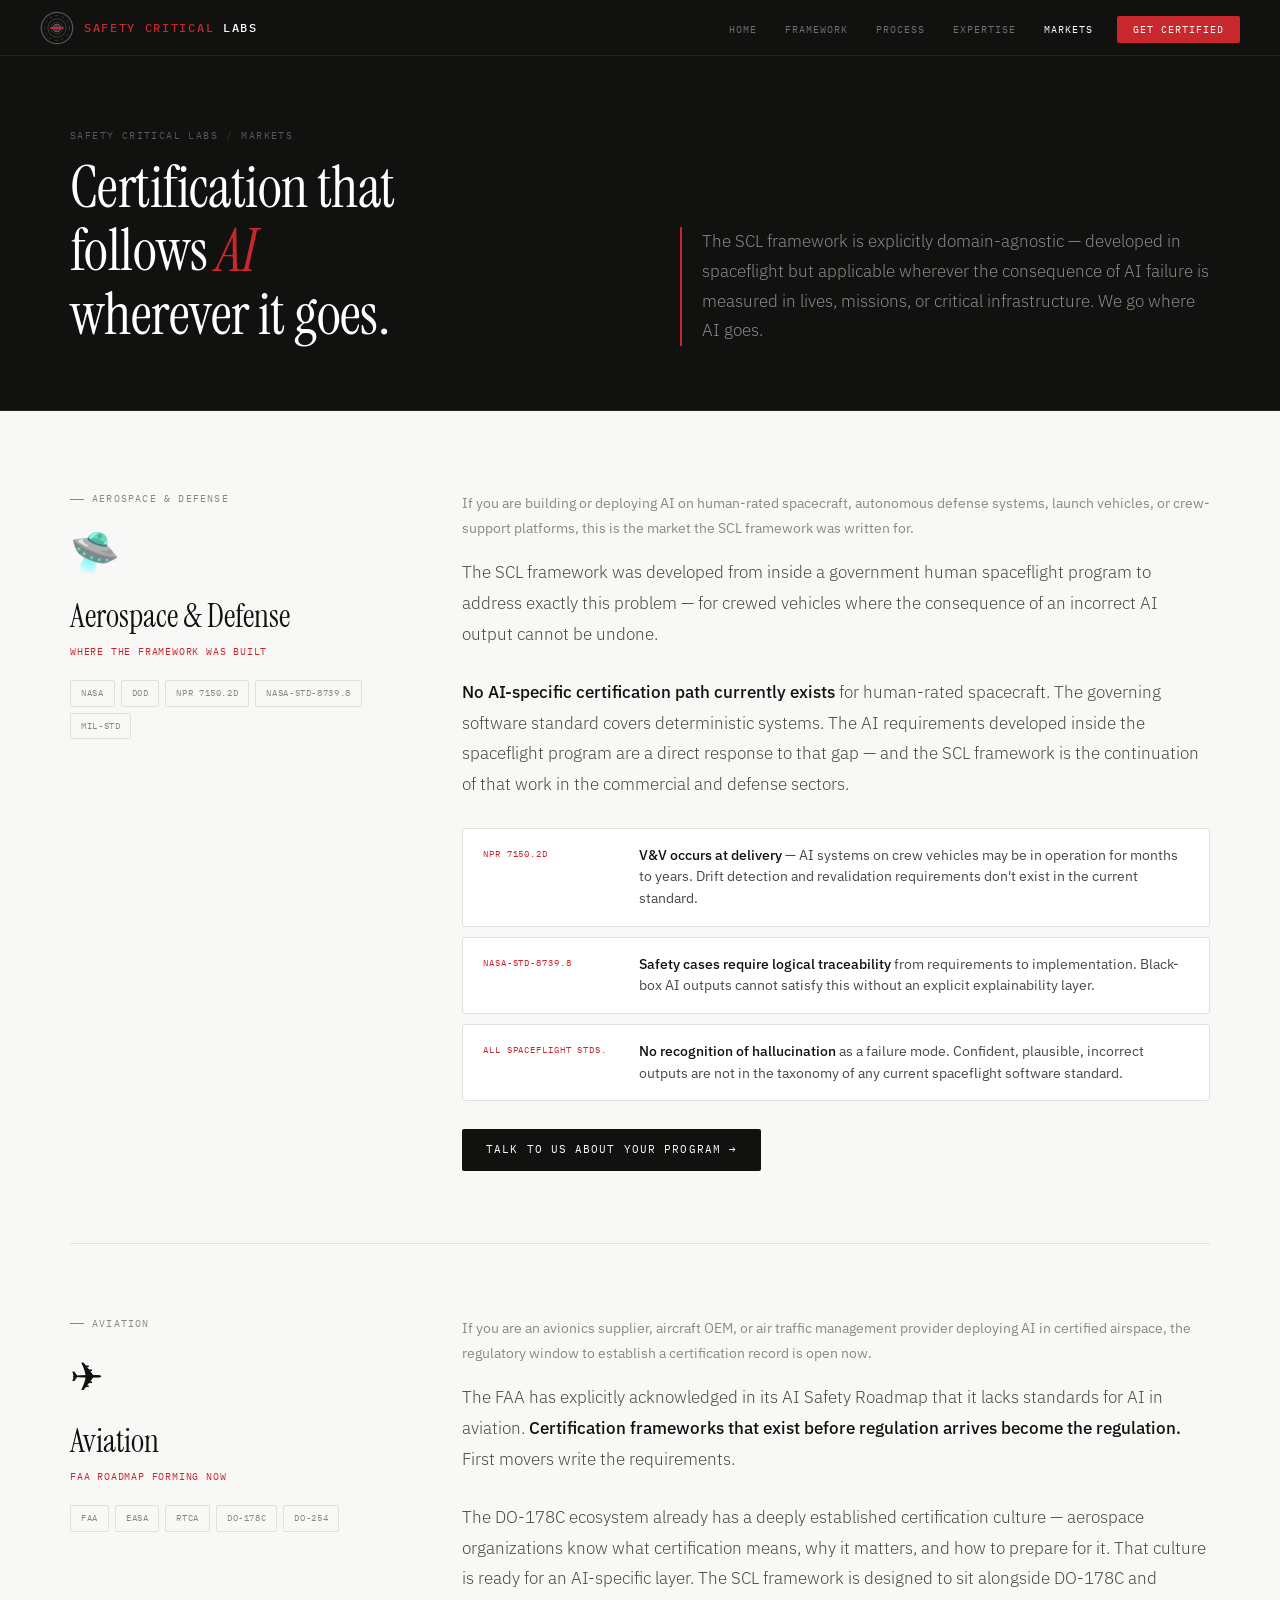
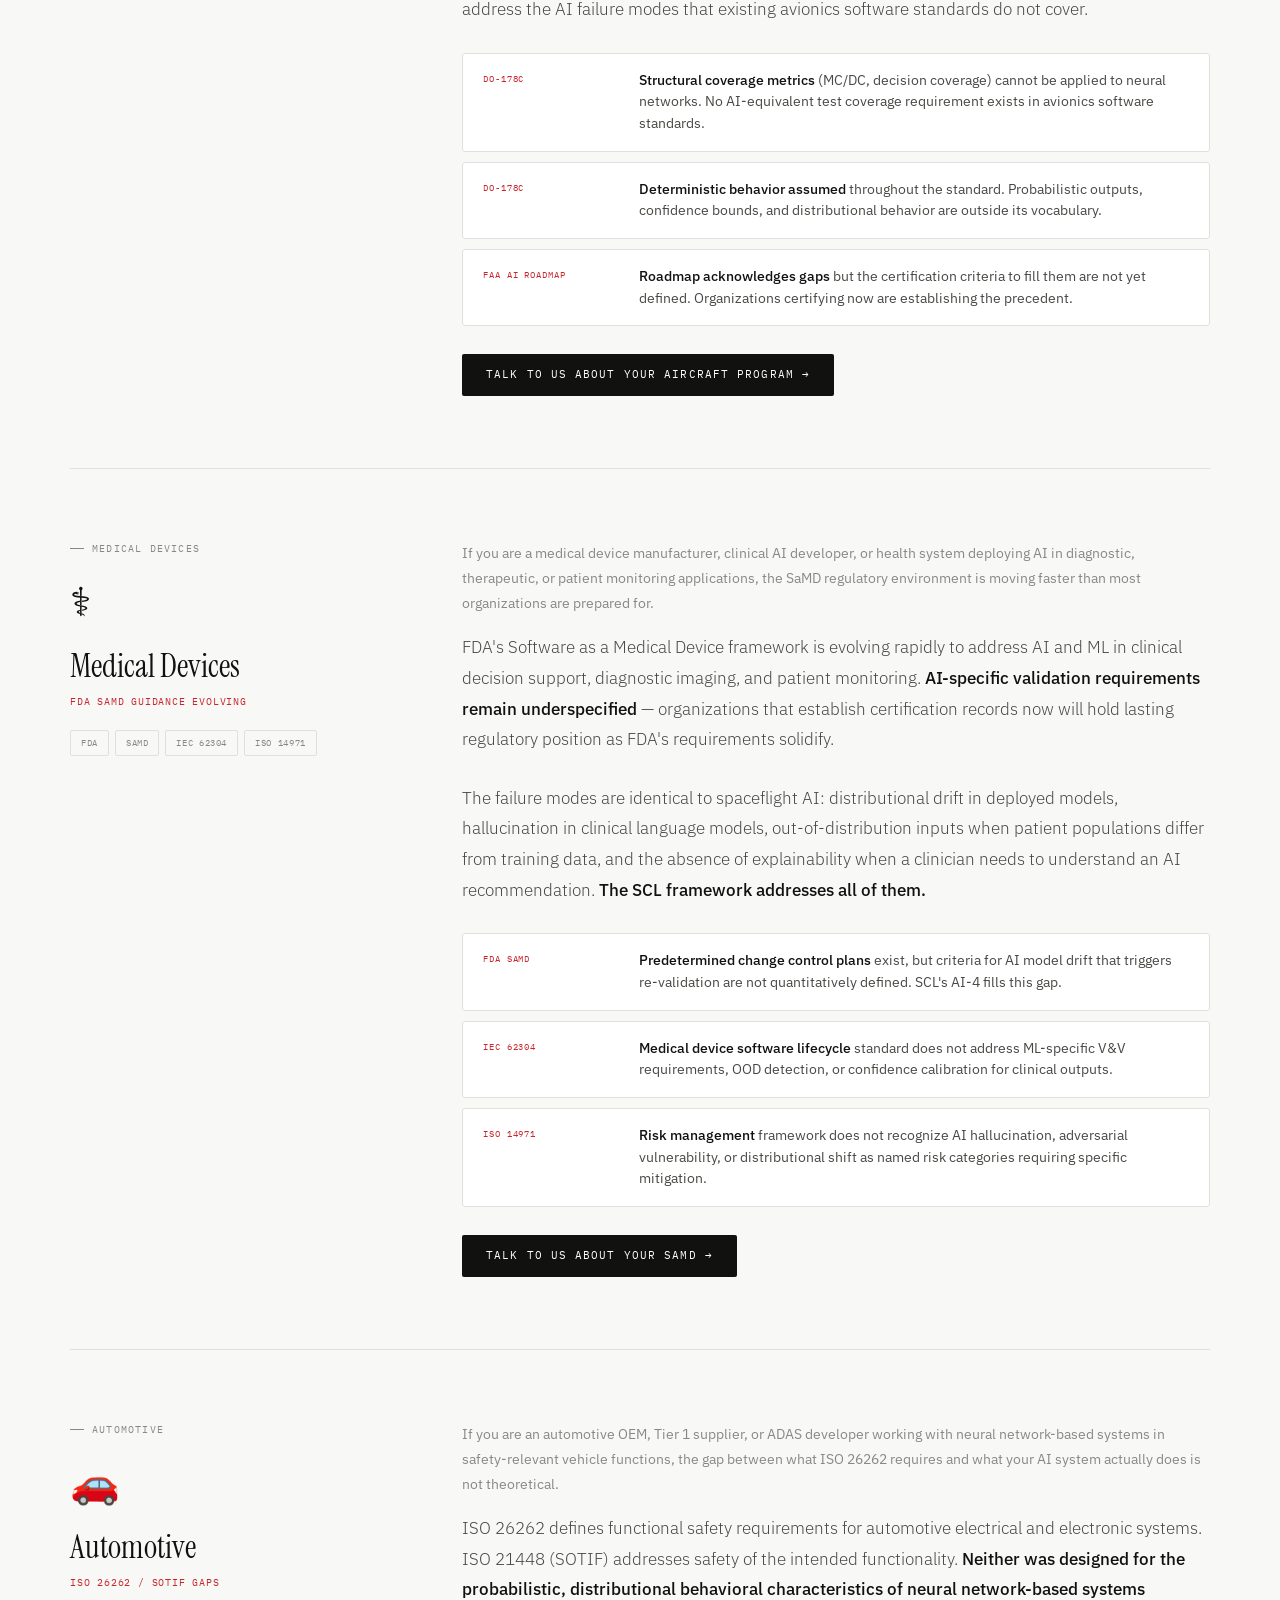
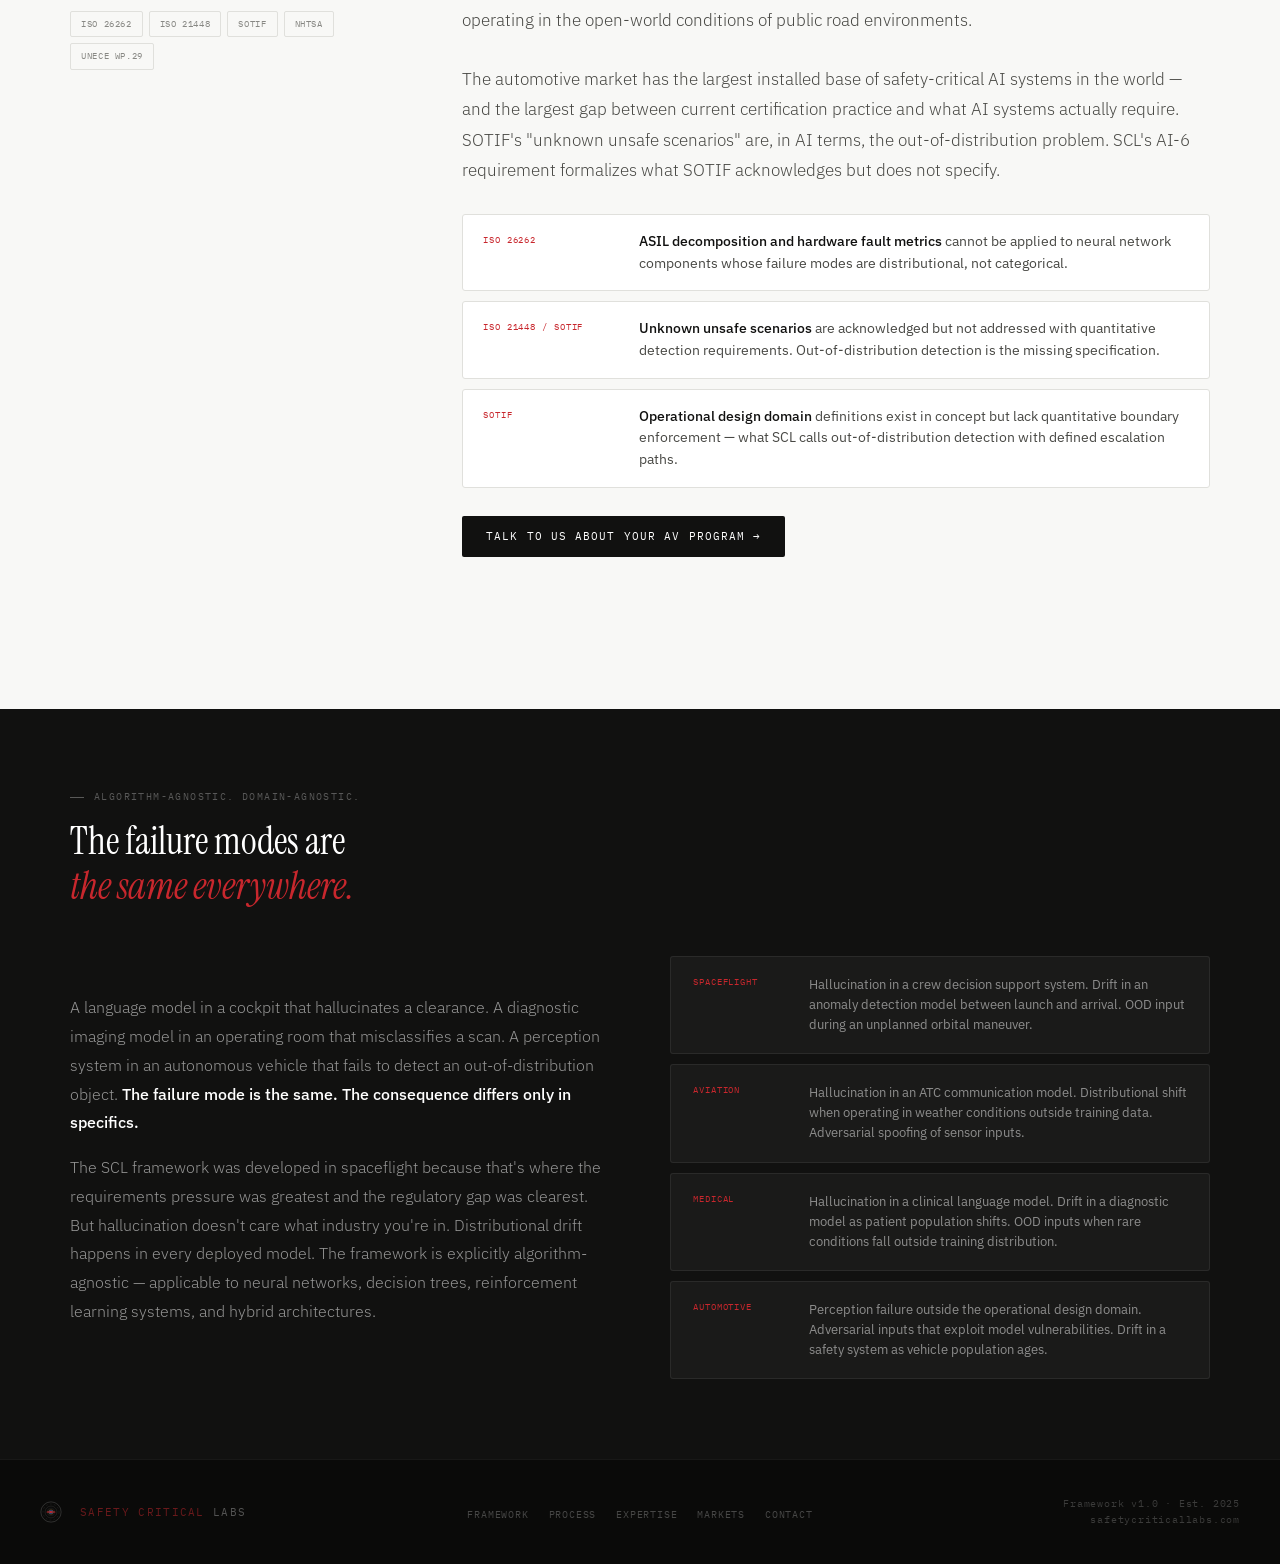
<file: markets.html>
<!DOCTYPE html>
<html lang="en">
<head>
<meta charset="UTF-8">
<meta name="viewport" content="width=device-width, initial-scale=1.0">
<title>Markets — Safety Critical Labs</title>
<link rel="preconnect" href="https://fonts.googleapis.com">
<link rel="preconnect" href="https://fonts.gstatic.com" crossorigin>
<link href="https://fonts.googleapis.com/css2?family=Instrument+Serif:ital@0;1&family=IBM+Plex+Sans:wght@300;400;500;600&family=IBM+Plex+Mono:wght@400;500&display=swap" rel="stylesheet">
<link rel="stylesheet" href="styles.css">
<style>
/* ─── MARKET DETAIL BLOCKS ────────────────────────────────── */
.market-block {
  padding: 72px 0; border-top: 1px solid var(--rule);
  display: grid; grid-template-columns: 320px 1fr; gap: 72px; align-items: start;
}
.market-block:first-child { border-top: none; padding-top: 0; }

.market-label-col {}

.market-seq {
  font-family: var(--mono); font-size: 10px;
  letter-spacing: 0.12em; text-transform: uppercase;
  color: var(--ink-3); margin-bottom: 12px;
  display: flex; align-items: center; gap: 8px;
}
.market-seq::before { content: ''; display: inline-block; width: 14px; height: 1px; background: currentColor; }

.market-icon-lg { font-size: 40px; display: block; margin-bottom: 16px; }

.market-name {
  font-family: var(--serif); font-size: 32px;
  font-weight: 400; color: var(--ink); line-height: 1.1; margin-bottom: 10px;
}

.market-timeline {
  font-family: var(--mono); font-size: 10px;
  letter-spacing: 0.08em; text-transform: uppercase;
  color: var(--red); margin-bottom: 20px;
}

.market-regulators {
  display: flex; flex-wrap: wrap; gap: 6px; margin-top: 20px;
}

.regulator-tag {
  font-family: var(--mono); font-size: 9px;
  letter-spacing: 0.07em; text-transform: uppercase;
  border: 1px solid var(--rule); padding: 5px 10px;
  border-radius: 2px; color: var(--ink-3);
}

.market-content {}

.market-body {
  font-size: 17px; color: var(--ink-2); line-height: 1.8;
  font-weight: 300; margin-bottom: 28px;
}
.market-body strong { color: var(--ink); font-weight: 500; }

.market-gaps { display: flex; flex-direction: column; gap: 10px; margin-bottom: 28px; }

.market-gap {
  background: var(--white); border: 1px solid var(--rule);
  border-radius: 3px; padding: 16px 20px;
  display: grid; grid-template-columns: 140px 1fr; gap: 16px;
}

.mg-standard {
  font-family: var(--mono); font-size: 9px;
  letter-spacing: 0.1em; text-transform: uppercase;
  color: var(--red); padding-top: 2px;
}

.mg-gap { font-size: 14px; color: var(--ink-2); line-height: 1.55; }
.mg-gap strong { color: var(--ink); font-weight: 500; }

/* ─── AGNOSTIC BAND ───────────────────────────────────────── */
.agnostic-band { background: var(--ink); padding: 80px 40px; }

.ag-inner { max-width: 1140px; margin: 0 auto; }

.ag-grid {
  display: grid; grid-template-columns: 1fr 1fr; gap: 60px; align-items: center; margin-top: 48px;
}

.ag-left p {
  font-size: 16px; color: rgba(255,255,255,0.55);
  line-height: 1.8; font-weight: 300; margin-bottom: 16px;
}
.ag-left p strong { color: #fff; font-weight: 500; }

.ag-quote {
  font-family: var(--serif); font-size: 20px; font-style: italic;
  color: rgba(255,255,255,0.7); line-height: 1.55;
  border-left: 2px solid var(--red); padding-left: 20px; margin: 28px 0;
}

.ag-right { display: flex; flex-direction: column; gap: 10px; }

.ag-item {
  background: rgba(255,255,255,0.04);
  border: 1px solid rgba(255,255,255,0.07); border-radius: 3px;
  padding: 18px 22px;
  display: grid; grid-template-columns: 100px 1fr; gap: 16px;
}

.ag-domain {
  font-family: var(--mono); font-size: 9px;
  letter-spacing: 0.1em; text-transform: uppercase; color: var(--red);
}
.ag-note { font-size: 13px; color: rgba(255,255,255,0.5); line-height: 1.55; }

@media (max-width: 880px) {
  .market-block { grid-template-columns: 1fr; gap: 32px; }
  .market-gap { grid-template-columns: 1fr; gap: 4px; }
  .ag-grid { grid-template-columns: 1fr; gap: 40px; }
  .agnostic-band { padding: 60px 24px; }
}

/* INNER PAGE HERO — dark */
.inner-hero {
  background: var(--ink) !important;
  padding: 72px 40px 64px;
  border-bottom: 1px solid rgba(255,255,255,0.08);
  position: relative; overflow: hidden;
}
.inner-hero::before { display: none; }
.inner-hero-inner {
  max-width: 1140px; margin: 0 auto; position: relative; z-index: 1;
  display: grid; grid-template-columns: 1fr 1fr; gap: 80px; align-items: end;
}
.inner-hero-breadcrumb {
  font-family: var(--mono); font-size: 10px;
  letter-spacing: 0.14em; text-transform: uppercase;
  color: rgba(255,255,255,0.3); margin-bottom: 12px;
  display: flex; align-items: center; gap: 8px;
}
.inner-hero-breadcrumb a { color: rgba(255,255,255,0.3); text-decoration: none; }
.inner-hero-breadcrumb a:hover { color: rgba(255,255,255,0.6); }
.inner-hero-breadcrumb span { color: rgba(255,255,255,0.15); }
.inner-hero h1 {
  font-family: var(--serif);
  font-size: clamp(38px, 4.5vw, 60px);
  font-weight: 400; line-height: 1.1;
  color: #fff; letter-spacing: -0.01em;
}
.inner-hero h1 em { font-style: italic; color: var(--red); }
.inner-hero-lead {
  font-size: 17px; color: rgba(255,255,255,0.5);
  font-weight: 300; line-height: 1.75;
  border-left: 2px solid var(--red); padding-left: 20px;
  align-self: end;
}
</style>
</head>
<body>

<nav class="global-nav">
  <a href="index.html" class="gn-wordmark">
    <svg class="gn-icon" viewBox="0 0 26 26" fill="none">
      <circle cx="13" cy="13" r="12" stroke="rgba(255,255,255,0.28)" stroke-width="1"/>
      <circle cx="13" cy="13" r="9.5" stroke="rgba(255,255,255,0.16)" stroke-width="0.75" stroke-dasharray="2.2 2.6"/>
      <circle cx="13" cy="13" r="7" stroke="rgba(255,255,255,0.18)" stroke-width="0.75"/>
      <circle cx="13" cy="13" r="4.5" stroke="rgba(255,255,255,0.18)" stroke-width="0.6"/>
      <circle cx="13" cy="13" r="2.8" fill="#1B3A6B" stroke="rgba(180,130,42,0.65)" stroke-width="0.8"/>
      <line x1="8.5" y1="13" x2="17.5" y2="13" stroke="#C8272D" stroke-width="1.4" stroke-linecap="round"/>
      <circle cx="13" cy="13" r="1.2" fill="#C8272D"/>
    </svg>
    <span class="gn-text"><em>Safety Critical</em> Labs</span>
  </a>
  <ul class="gn-links">
    <li><a href="index.html">Home</a></li>
    <li><a href="framework.html">Framework</a></li>
    <li><a href="process.html">Process</a></li>
    <li><a href="expertise.html">Expertise</a></li>
    <li><a href="markets.html" class="active">Markets</a></li>
    <li><a href="contact.html" class="gn-cta">Get Certified</a></li>
  </ul>
</nav>

<div class="page-shell">

<div class="inner-hero">
  <div class="inner-hero-inner">
    <div>
      <div class="inner-hero-breadcrumb">
        <a href="index.html">Safety Critical Labs</a>
        <span>/</span> Markets
      </div>
      <h1>Certification that<br>follows <em>AI</em><br>wherever it goes.</h1>
    </div>
    <p class="inner-hero-lead">
      The SCL framework is explicitly domain-agnostic &mdash; developed in spaceflight but applicable wherever the consequence of AI failure is measured in lives, missions, or critical infrastructure. We go where AI goes.
    </p>
  </div>
</div>

<!-- MARKET DETAILS -->
<section class="page-section" style="background: var(--bg);">
  <div class="section-inner">

    <!-- AEROSPACE -->
    <div class="market-block">
      <div class="market-label-col">
        <div class="market-seq">Aerospace &amp; Defense</div>
        <span class="market-icon-lg">&#128760;</span>
        <div class="market-name">Aerospace &amp; Defense</div>
        <div class="market-timeline">Where the framework was built</div>
        <div class="market-regulators">
          <span class="regulator-tag">NASA</span>
          <span class="regulator-tag">DoD</span>
          <span class="regulator-tag">NPR 7150.2D</span>
          <span class="regulator-tag">NASA-STD-8739.8</span>
          <span class="regulator-tag">MIL-STD</span>
        </div>
      </div>
      <div class="market-content">
        <p class="market-body" style="font-size:14px;color:var(--ink-3);margin-bottom:16px;font-weight:400;">If you are building or deploying AI on human-rated spacecraft, autonomous defense systems, launch vehicles, or crew-support platforms, this is the market the SCL framework was written for.</p>
        <p class="market-body">
          The SCL framework was developed from inside a government human spaceflight program to address exactly this problem — for crewed vehicles where the consequence of an incorrect AI output cannot be undone.
        </p>
        <p class="market-body">
          <strong>No AI-specific certification path currently exists</strong> for human-rated spacecraft. The governing software standard covers deterministic systems. The AI requirements developed inside the spaceflight program are a direct response to that gap &mdash; and the SCL framework is the continuation of that work in the commercial and defense sectors.
        </p>
        <div class="market-gaps">
          <div class="market-gap fade-up">
            <span class="mg-standard">NPR 7150.2D</span>
            <span class="mg-gap"><strong>V&amp;V occurs at delivery</strong> &mdash; AI systems on crew vehicles may be in operation for months to years. Drift detection and revalidation requirements don't exist in the current standard.</span>
          </div>
          <div class="market-gap fade-up">
            <span class="mg-standard">NASA-STD-8739.8</span>
            <span class="mg-gap"><strong>Safety cases require logical traceability</strong> from requirements to implementation. Black-box AI outputs cannot satisfy this without an explicit explainability layer.</span>
          </div>
          <div class="market-gap fade-up">
            <span class="mg-standard">All spaceflight stds.</span>
            <span class="mg-gap"><strong>No recognition of hallucination</strong> as a failure mode. Confident, plausible, incorrect outputs are not in the taxonomy of any current spaceflight software standard.</span>
          </div>
        </div>
        <a href="contact.html" class="btn btn-solid">Talk to us about your program &rarr;</a>
      </div>
    </div>

    <!-- AVIATION -->
    <div class="market-block">
      <div class="market-label-col">
        <div class="market-seq">Aviation</div>
        <span class="market-icon-lg">&#9992;</span>
        <div class="market-name">Aviation</div>
        <div class="market-timeline">FAA Roadmap forming now</div>
        <div class="market-regulators">
          <span class="regulator-tag">FAA</span>
          <span class="regulator-tag">EASA</span>
          <span class="regulator-tag">RTCA</span>
          <span class="regulator-tag">DO-178C</span>
          <span class="regulator-tag">DO-254</span>
        </div>
      </div>
      <div class="market-content">
        <p class="market-body" style="font-size:14px;color:var(--ink-3);margin-bottom:16px;font-weight:400;">If you are an avionics supplier, aircraft OEM, or air traffic management provider deploying AI in certified airspace, the regulatory window to establish a certification record is open now.</p>
        <p class="market-body">
          The FAA has explicitly acknowledged in its AI Safety Roadmap that it lacks standards for AI in aviation. <strong>Certification frameworks that exist before regulation arrives become the regulation.</strong> First movers write the requirements.
        </p>
        <p class="market-body">
          The DO-178C ecosystem already has a deeply established certification culture &mdash; aerospace organizations know what certification means, why it matters, and how to prepare for it. That culture is ready for an AI-specific layer. The SCL framework is designed to sit alongside DO-178C and address the AI failure modes that existing avionics software standards do not cover.
        </p>
        <div class="market-gaps">
          <div class="market-gap fade-up">
            <span class="mg-standard">DO-178C</span>
            <span class="mg-gap"><strong>Structural coverage metrics</strong> (MC/DC, decision coverage) cannot be applied to neural networks. No AI-equivalent test coverage requirement exists in avionics software standards.</span>
          </div>
          <div class="market-gap fade-up">
            <span class="mg-standard">DO-178C</span>
            <span class="mg-gap"><strong>Deterministic behavior assumed</strong> throughout the standard. Probabilistic outputs, confidence bounds, and distributional behavior are outside its vocabulary.</span>
          </div>
          <div class="market-gap fade-up">
            <span class="mg-standard">FAA AI Roadmap</span>
            <span class="mg-gap"><strong>Roadmap acknowledges gaps</strong> but the certification criteria to fill them are not yet defined. Organizations certifying now are establishing the precedent.</span>
          </div>
        </div>
        <a href="contact.html" class="btn btn-solid">Talk to us about your aircraft program &rarr;</a>
      </div>
    </div>

    <!-- MEDICAL -->
    <div class="market-block">
      <div class="market-label-col">
        <div class="market-seq">Medical Devices</div>
        <span class="market-icon-lg">&#9877;</span>
        <div class="market-name">Medical Devices</div>
        <div class="market-timeline">FDA SaMD guidance evolving</div>
        <div class="market-regulators">
          <span class="regulator-tag">FDA</span>
          <span class="regulator-tag">SaMD</span>
          <span class="regulator-tag">IEC 62304</span>
          <span class="regulator-tag">ISO 14971</span>
        </div>
      </div>
      <div class="market-content">
        <p class="market-body" style="font-size:14px;color:var(--ink-3);margin-bottom:16px;font-weight:400;">If you are a medical device manufacturer, clinical AI developer, or health system deploying AI in diagnostic, therapeutic, or patient monitoring applications, the SaMD regulatory environment is moving faster than most organizations are prepared for.</p>
        <p class="market-body">
          FDA's Software as a Medical Device framework is evolving rapidly to address AI and ML in clinical decision support, diagnostic imaging, and patient monitoring. <strong>AI-specific validation requirements remain underspecified</strong> &mdash; organizations that establish certification records now will hold lasting regulatory position as FDA's requirements solidify.
        </p>
        <p class="market-body">
          The failure modes are identical to spaceflight AI: distributional drift in deployed models, hallucination in clinical language models, out-of-distribution inputs when patient populations differ from training data, and the absence of explainability when a clinician needs to understand an AI recommendation. <strong>The SCL framework addresses all of them.</strong>
        </p>
        <div class="market-gaps">
          <div class="market-gap fade-up">
            <span class="mg-standard">FDA SaMD</span>
            <span class="mg-gap"><strong>Predetermined change control plans</strong> exist, but criteria for AI model drift that triggers re-validation are not quantitatively defined. SCL's AI-4 fills this gap.</span>
          </div>
          <div class="market-gap fade-up">
            <span class="mg-standard">IEC 62304</span>
            <span class="mg-gap"><strong>Medical device software lifecycle</strong> standard does not address ML-specific V&amp;V requirements, OOD detection, or confidence calibration for clinical outputs.</span>
          </div>
          <div class="market-gap fade-up">
            <span class="mg-standard">ISO 14971</span>
            <span class="mg-gap"><strong>Risk management</strong> framework does not recognize AI hallucination, adversarial vulnerability, or distributional shift as named risk categories requiring specific mitigation.</span>
          </div>
        </div>
        <a href="contact.html" class="btn btn-solid">Talk to us about your SaMD &rarr;</a>
      </div>
    </div>

    <!-- AUTOMOTIVE -->
    <div class="market-block">
      <div class="market-label-col">
        <div class="market-seq">Automotive</div>
        <span class="market-icon-lg">&#128663;</span>
        <div class="market-name">Automotive</div>
        <div class="market-timeline">ISO 26262 / SOTIF gaps</div>
        <div class="market-regulators">
          <span class="regulator-tag">ISO 26262</span>
          <span class="regulator-tag">ISO 21448</span>
          <span class="regulator-tag">SOTIF</span>
          <span class="regulator-tag">NHTSA</span>
          <span class="regulator-tag">UNECE WP.29</span>
        </div>
      </div>
      <div class="market-content">
        <p class="market-body" style="font-size:14px;color:var(--ink-3);margin-bottom:16px;font-weight:400;">If you are an automotive OEM, Tier 1 supplier, or ADAS developer working with neural network-based systems in safety-relevant vehicle functions, the gap between what ISO 26262 requires and what your AI system actually does is not theoretical.</p>
        <p class="market-body">
          ISO 26262 defines functional safety requirements for automotive electrical and electronic systems. ISO 21448 (SOTIF) addresses safety of the intended functionality. <strong>Neither was designed for the probabilistic, distributional behavioral characteristics of neural network-based systems</strong> operating in the open-world conditions of public road environments.
        </p>
        <p class="market-body">
          The automotive market has the largest installed base of safety-critical AI systems in the world &mdash; and the largest gap between current certification practice and what AI systems actually require. SOTIF's "unknown unsafe scenarios" are, in AI terms, the out-of-distribution problem. SCL's AI-6 requirement formalizes what SOTIF acknowledges but does not specify.
        </p>
        <div class="market-gaps">
          <div class="market-gap fade-up">
            <span class="mg-standard">ISO 26262</span>
            <span class="mg-gap"><strong>ASIL decomposition and hardware fault metrics</strong> cannot be applied to neural network components whose failure modes are distributional, not categorical.</span>
          </div>
          <div class="market-gap fade-up">
            <span class="mg-standard">ISO 21448 / SOTIF</span>
            <span class="mg-gap"><strong>Unknown unsafe scenarios</strong> are acknowledged but not addressed with quantitative detection requirements. Out-of-distribution detection is the missing specification.</span>
          </div>
          <div class="market-gap fade-up">
            <span class="mg-standard">SOTIF</span>
            <span class="mg-gap"><strong>Operational design domain</strong> definitions exist in concept but lack quantitative boundary enforcement &mdash; what SCL calls out-of-distribution detection with defined escalation paths.</span>
          </div>
        </div>
        <a href="contact.html" class="btn btn-solid">Talk to us about your AV program &rarr;</a>
      </div>
    </div>

  </div>
</section>

<!-- DOMAIN AGNOSTIC -->
<div class="agnostic-band">
  <div class="ag-inner">
    <div class="section-eyebrow" style="color:rgba(255,255,255,0.3)">Algorithm-agnostic. Domain-agnostic.</div>
    <h2 class="section-title" style="color:#fff;">The failure modes are<br><em>the same everywhere.</em></h2>
    <div class="ag-grid">
      <div class="ag-left">
        <p>
          A language model in a cockpit that hallucinates a clearance. A diagnostic imaging model in an operating room that misclassifies a scan. A perception system in an autonomous vehicle that fails to detect an out-of-distribution object. <strong>The failure mode is the same. The consequence differs only in specifics.</strong>
        </p>
        <p>
          The SCL framework was developed in spaceflight because that's where the requirements pressure was greatest and the regulatory gap was clearest. But hallucination doesn't care what industry you're in. Distributional drift happens in every deployed model. The framework is explicitly algorithm-agnostic &mdash; applicable to neural networks, decision trees, reinforcement learning systems, and hybrid architectures.
        </p>

      </div>
      <div class="ag-right">
        <div class="ag-item fade-up">
          <span class="ag-domain">Spaceflight</span>
          <span class="ag-note">Hallucination in a crew decision support system. Drift in an anomaly detection model between launch and arrival. OOD input during an unplanned orbital maneuver.</span>
        </div>
        <div class="ag-item fade-up">
          <span class="ag-domain">Aviation</span>
          <span class="ag-note">Hallucination in an ATC communication model. Distributional shift when operating in weather conditions outside training data. Adversarial spoofing of sensor inputs.</span>
        </div>
        <div class="ag-item fade-up">
          <span class="ag-domain">Medical</span>
          <span class="ag-note">Hallucination in a clinical language model. Drift in a diagnostic model as patient population shifts. OOD inputs when rare conditions fall outside training distribution.</span>
        </div>
        <div class="ag-item fade-up">
          <span class="ag-domain">Automotive</span>
          <span class="ag-note">Perception failure outside the operational design domain. Adversarial inputs that exploit model vulnerabilities. Drift in a safety system as vehicle population ages.</span>
        </div>
      </div>
    </div>
  </div>
</div>



</div>

<footer class="site-footer">
  <a href="index.html" class="footer-wordmark">
    <svg width="22" height="22" viewBox="0 0 26 26" fill="none">
      <circle cx="13" cy="13" r="12" stroke="rgba(255,255,255,0.18)" stroke-width="1"/>
      <circle cx="13" cy="13" r="9.5" stroke="rgba(255,255,255,0.1)" stroke-width="0.75" stroke-dasharray="2.2 2.6"/>
      <circle cx="13" cy="13" r="7" stroke="rgba(255,255,255,0.12)" stroke-width="0.75"/>
      <circle cx="13" cy="13" r="4.5" stroke="rgba(255,255,255,0.12)" stroke-width="0.6"/>
      <circle cx="13" cy="13" r="2.8" fill="#1B3A6B" stroke="rgba(180,130,42,0.45)" stroke-width="0.8"/>
      <line x1="8.5" y1="13" x2="17.5" y2="13" stroke="#C8272D" stroke-width="1.4" stroke-linecap="round"/>
      <circle cx="13" cy="13" r="1.2" fill="#C8272D"/>
    </svg>
    <span class="footer-wordmark-text"><em>Safety Critical</em> Labs</span>
  </a>
  <ul class="footer-links">
    <li><a href="framework.html">Framework</a></li>
    <li><a href="process.html">Process</a></li>
    <li><a href="expertise.html">Expertise</a></li>
    <li><a href="markets.html">Markets</a></li>
    <li><a href="contact.html">Contact</a></li>
  </ul>
  <div class="footer-meta">Framework v1.0 &middot; Est. 2025<br>safetycriticallabs.com</div>
</footer>

<script>
const observer = new IntersectionObserver((entries) => {
  entries.forEach((e, i) => {
    if (e.isIntersecting) { setTimeout(() => e.target.classList.add('visible'), i * 70); observer.unobserve(e.target); }
  });
}, { threshold: 0.1 });
document.querySelectorAll('.fade-up').forEach(el => observer.observe(el));
</script>
</body>
</html>
</file>
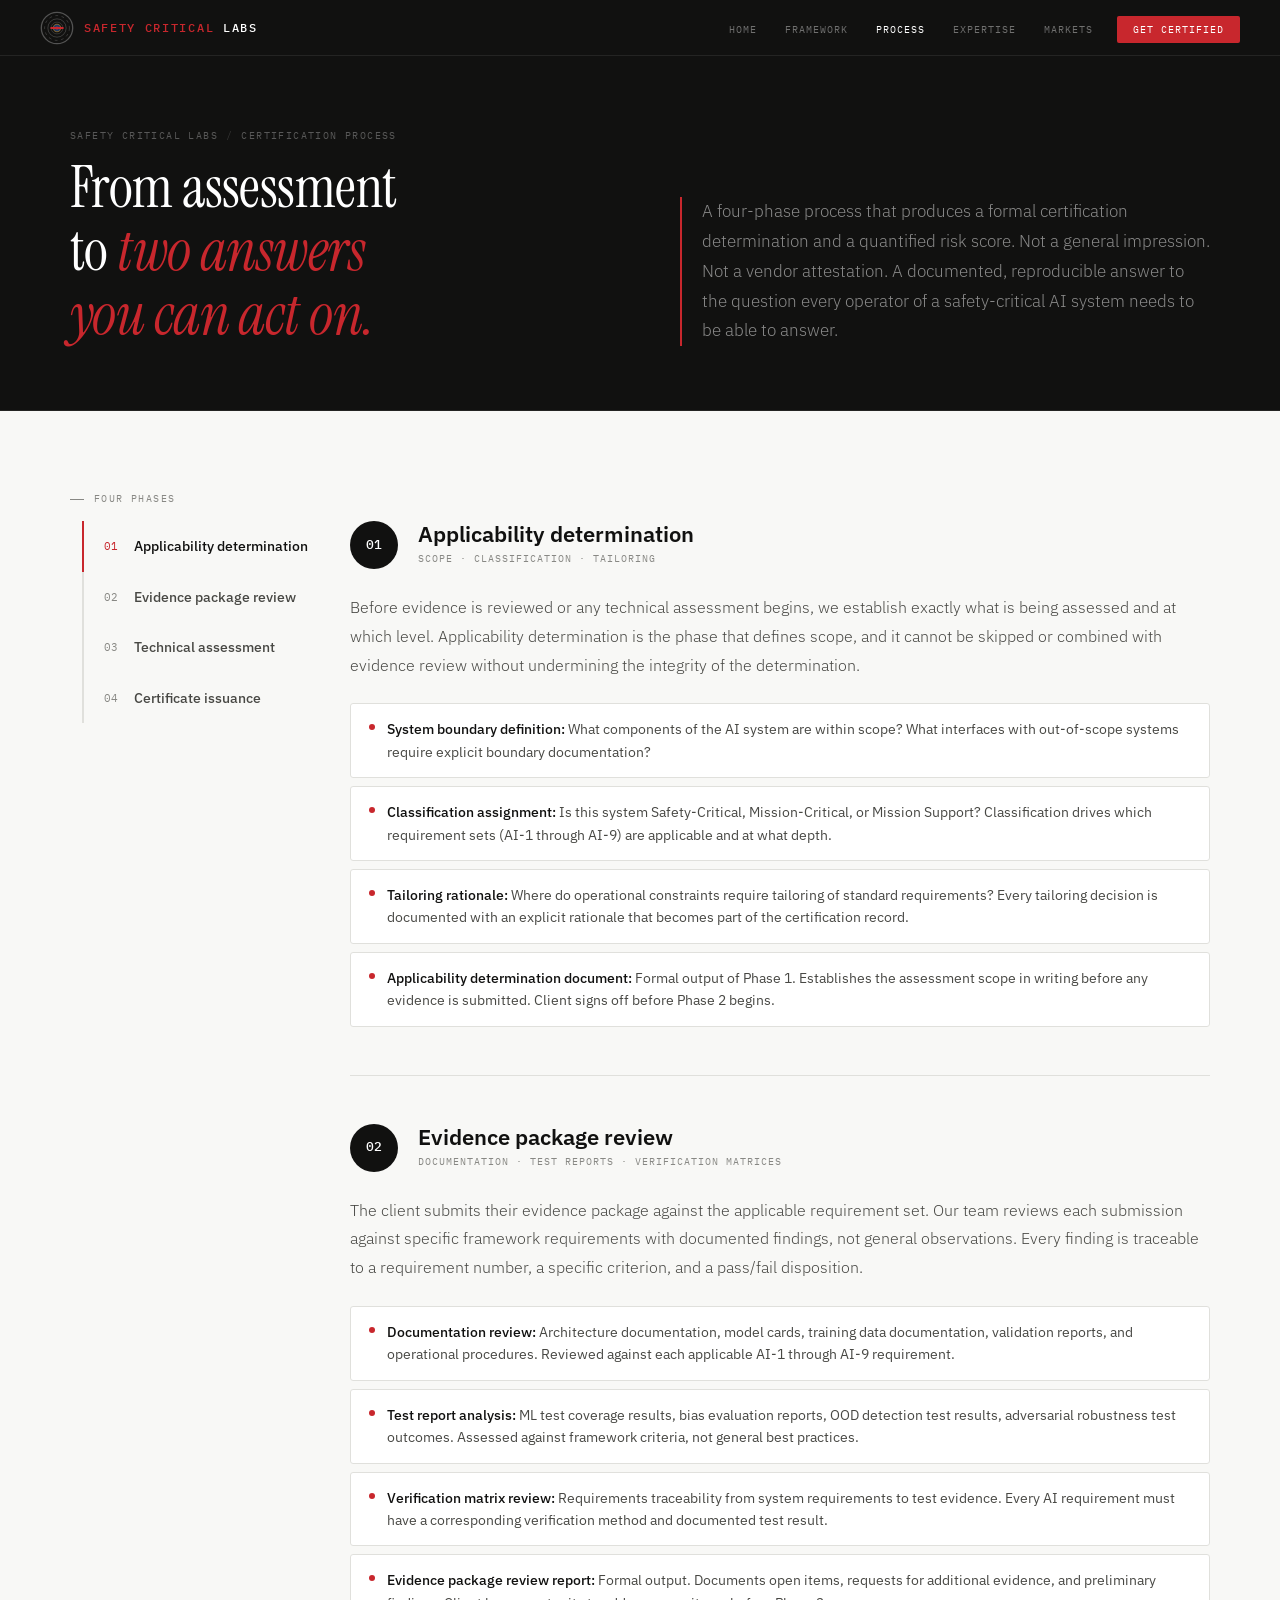
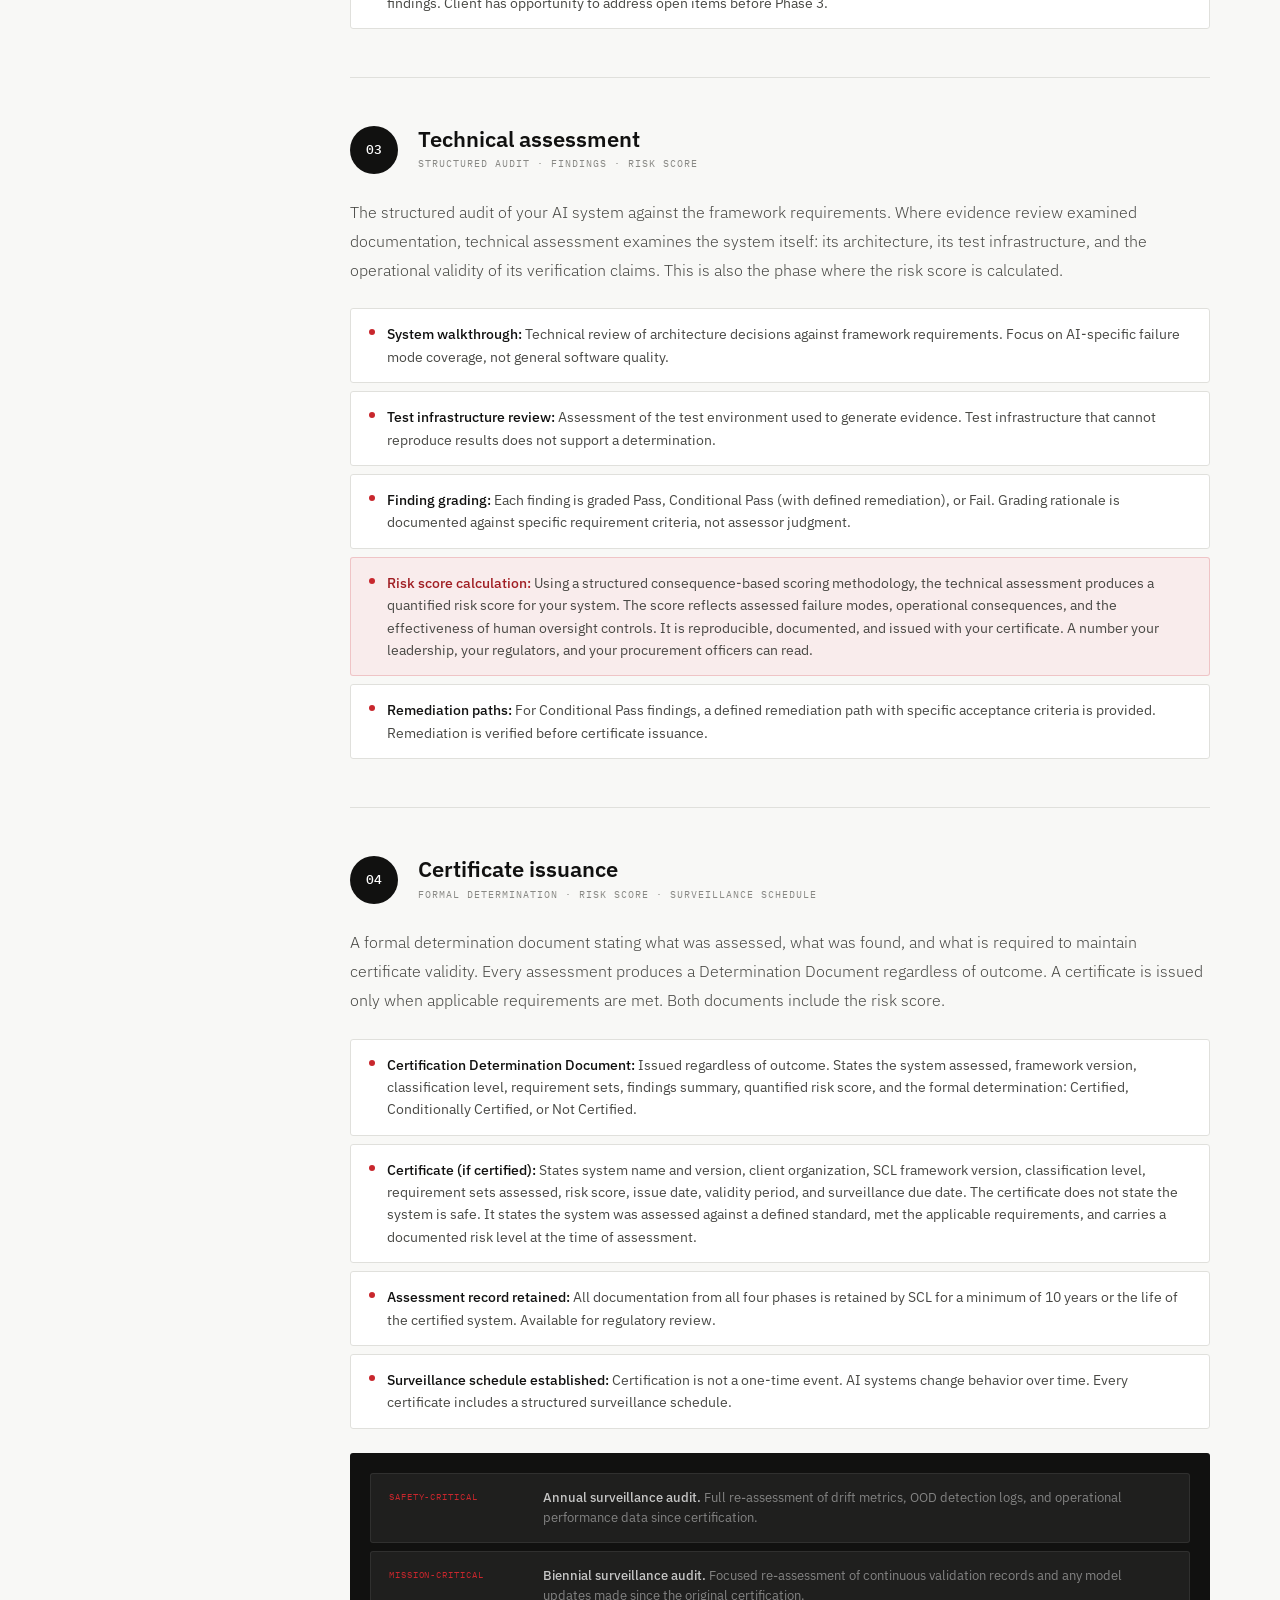
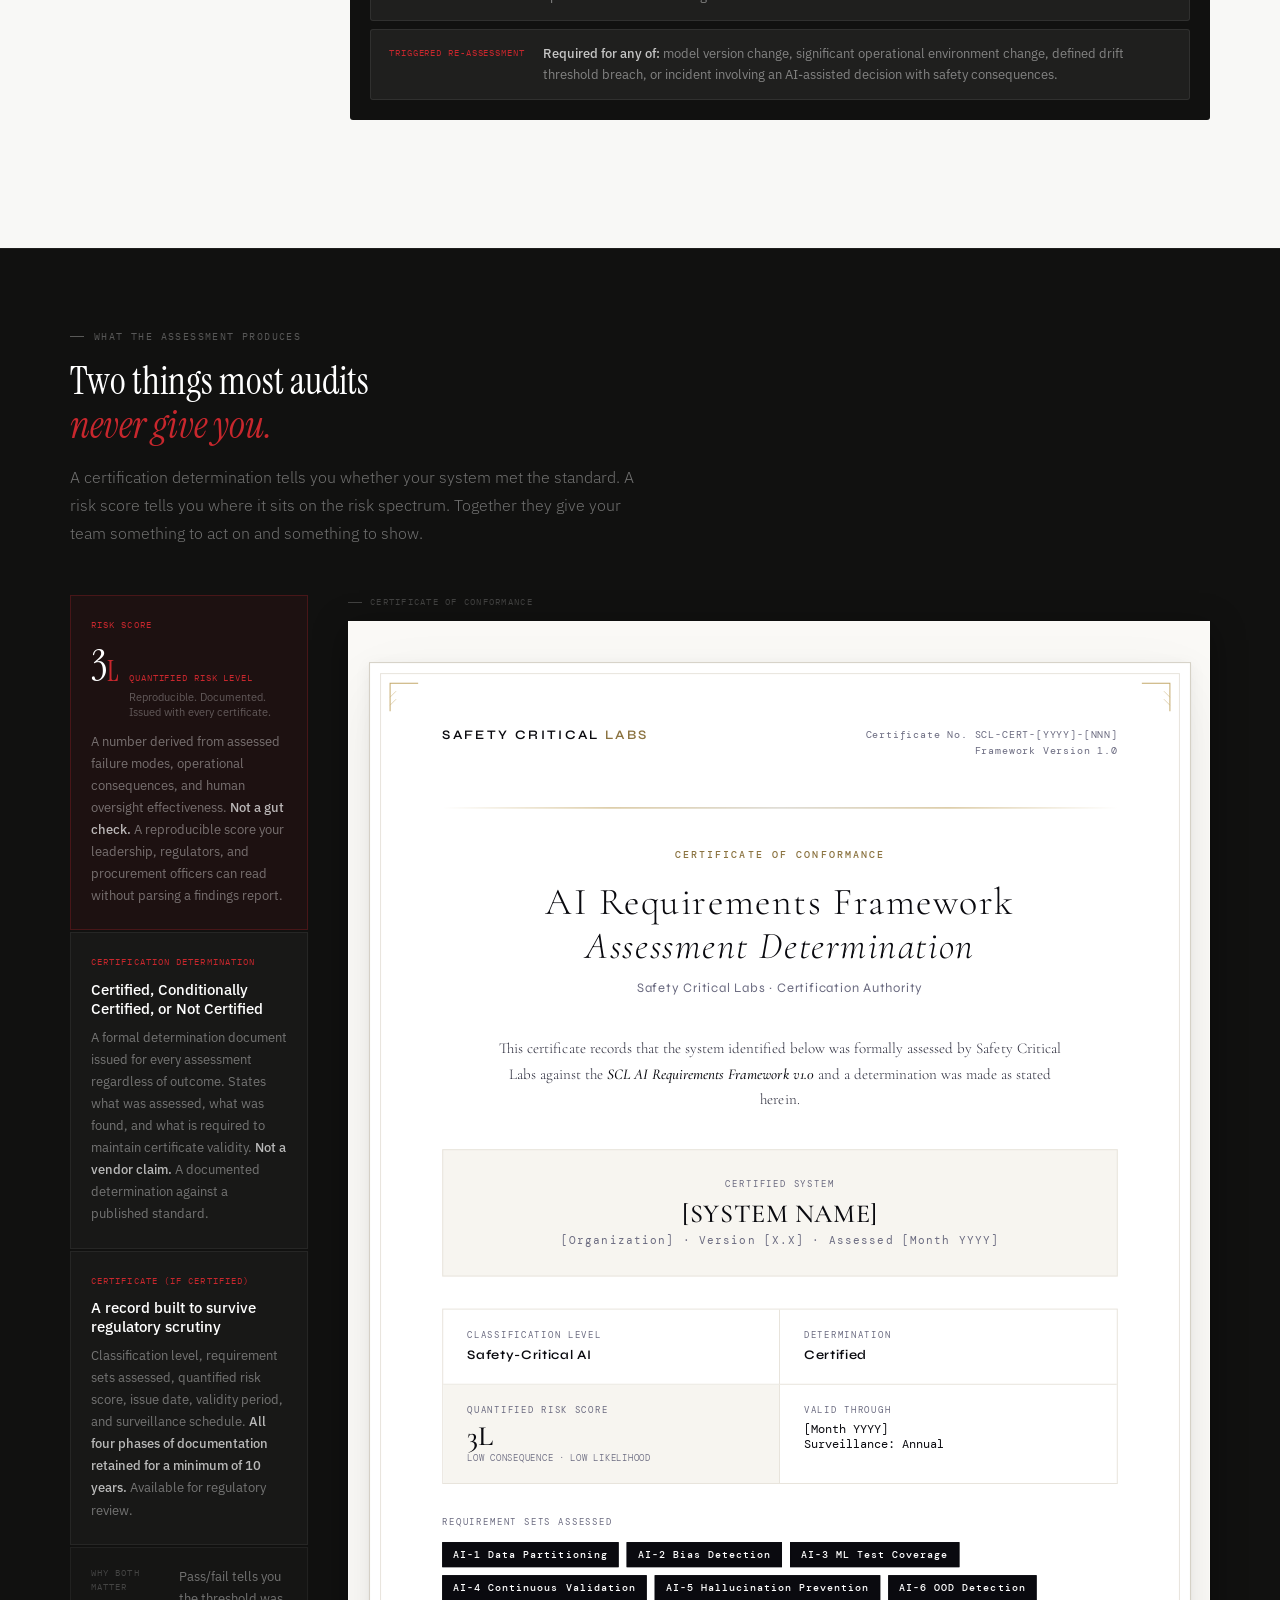
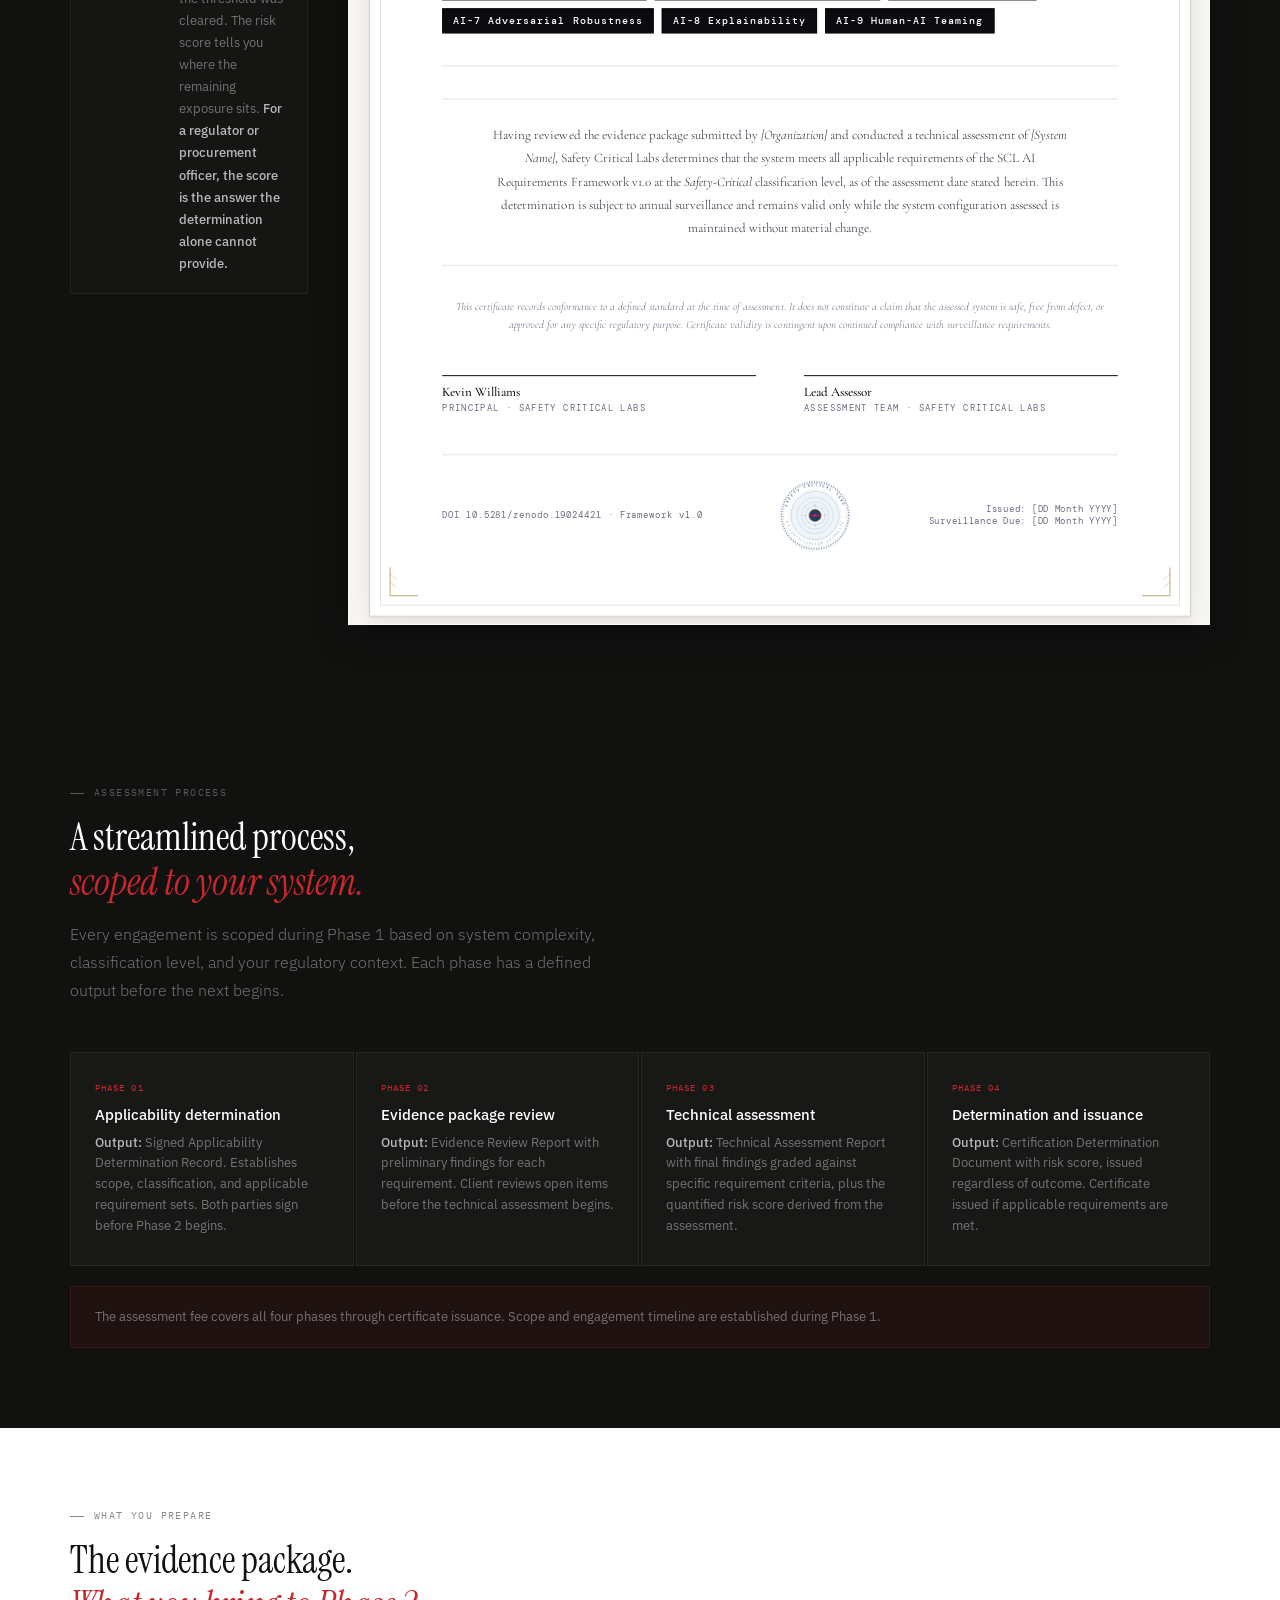
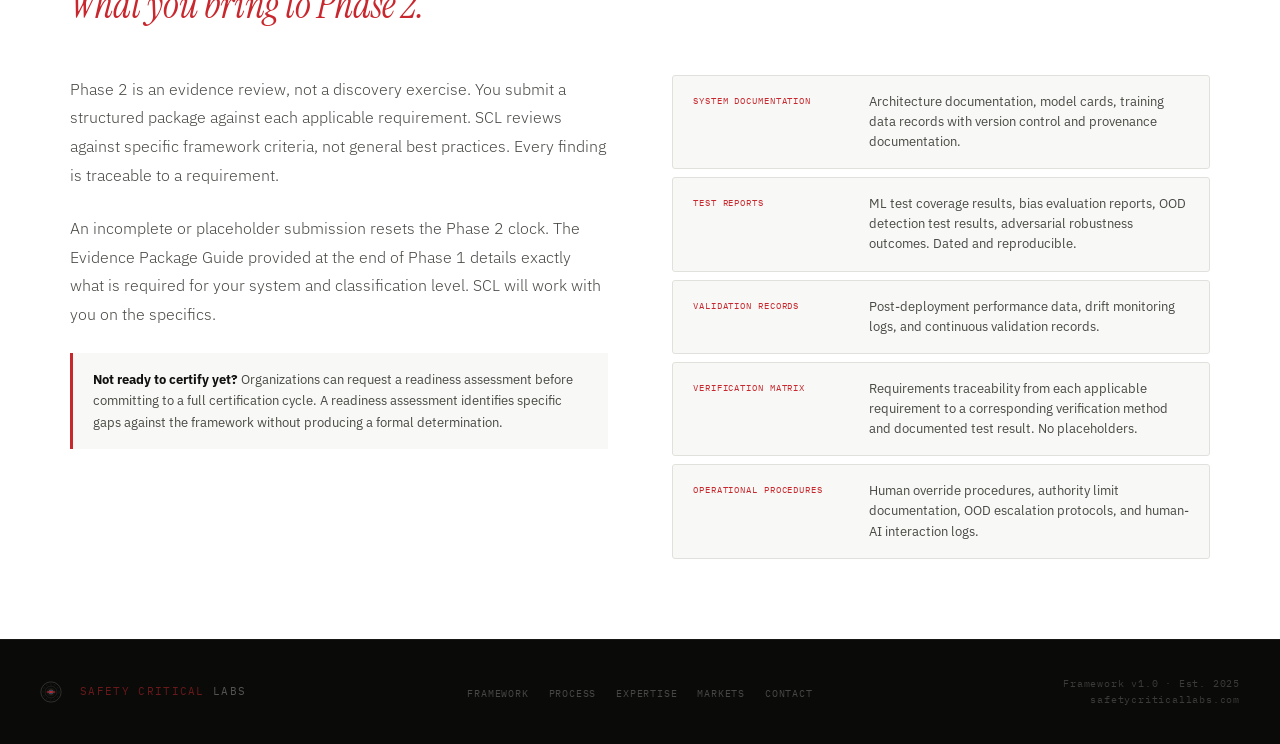
<file: process.html>
<!DOCTYPE html>
<html lang="en">
<head>
<meta charset="UTF-8">
<meta name="viewport" content="width=device-width, initial-scale=1.0">
<title>Certification Process — Safety Critical Labs</title>
<link rel="preconnect" href="https://fonts.googleapis.com">
<link rel="preconnect" href="https://fonts.gstatic.com" crossorigin>
<link href="https://fonts.googleapis.com/css2?family=Instrument+Serif:ital@0;1&family=IBM+Plex+Sans:wght@300;400;500;600&family=IBM+Plex+Mono:wght@400;500&display=swap" rel="stylesheet">
<link rel="stylesheet" href="styles.css">
<style>
/* ─── PROCESS PAGE STYLES ────────────────────────────────── */

/* ═══════════════════════════════════════════════════════════
   PROCESS PAGE STYLES
   ═══════════════════════════════════════════════════════════ */

/* PHASES */
.phases-layout {
  display: grid; grid-template-columns: 280px 1fr;
  gap: 0; align-items: start;
}
.phase-nav {
  position: sticky; top: 72px;
  padding-right: 40px;
}
.phase-nav-item {
  display: flex; gap: 16px; align-items: flex-start;
  padding: 16px 0;
  border-left: 2px solid var(--rule);
  padding-left: 20px; margin-left: 12px;
  cursor: pointer; text-decoration: none;
  transition: border-color 0.2s;
}
.phase-nav-item:hover { border-color: var(--red); }
.phase-nav-item.selected { border-color: var(--red); }
.pni-num {
  font-family: var(--mono); font-size: 11px;
  color: var(--ink-3); flex-shrink: 0; padding-top: 1px;
  transition: color 0.2s;
}
.phase-nav-item.selected .pni-num,
.phase-nav-item:hover .pni-num { color: var(--red); }
.pni-title {
  font-size: 14px; font-weight: 500; color: var(--ink-2); line-height: 1.3;
  transition: color 0.2s;
}
.phase-nav-item.selected .pni-title,
.phase-nav-item:hover .pni-title { color: var(--ink); }

.phases-detail { display: flex; flex-direction: column; gap: 0; }
.phase-block { padding: 48px 0; border-top: 1px solid var(--rule); }
.phase-block:first-child { border-top: none; padding-top: 0; }
.phase-header { display: flex; gap: 20px; align-items: flex-start; margin-bottom: 24px; }
.phase-num-badge {
  width: 48px; height: 48px; border-radius: 50%;
  background: var(--ink); color: #fff;
  display: flex; align-items: center; justify-content: center;
  font-family: var(--mono); font-size: 13px; font-weight: 500;
  flex-shrink: 0;
}
.phase-title-block { flex: 1; }
.phase-title { font-size: 22px; font-weight: 600; color: var(--ink); margin-bottom: 4px; line-height: 1.2; }
.phase-subtitle {
  font-family: var(--mono); font-size: 10px;
  letter-spacing: 0.1em; text-transform: uppercase; color: var(--ink-3);
}
.phase-body { font-size: 16px; color: var(--ink-2); line-height: 1.8; font-weight: 300; margin-bottom: 24px; }
.phase-checklist { display: flex; flex-direction: column; gap: 8px; }
.check-item {
  display: flex; gap: 12px; align-items: flex-start;
  padding: 14px 18px;
  background: var(--white); border: 1px solid var(--rule);
  border-radius: 3px;
}
.check-dot {
  width: 6px; height: 6px; border-radius: 50%;
  background: var(--red); flex-shrink: 0; margin-top: 6px;
}
.check-text { font-size: 14px; color: var(--ink-2); line-height: 1.6; }
.check-text strong { color: var(--ink); font-weight: 500; }

/* risk score check item variant */
.check-item.check-item-score {
  background: var(--red-lt);
  border-color: rgba(200,39,45,0.2);
}
.check-item.check-item-score .check-dot { background: var(--red); }
.check-item.check-item-score .check-text strong { color: var(--red-dk); }

/* TIMELINE STRIP */
.timeline-section { background: var(--ink); padding: 80px 40px; }
.timeline-inner { max-width: 1140px; margin: 0 auto; }
.timeline-grid { display: grid; grid-template-columns: repeat(4, 1fr); gap: 2px; margin-top: 48px; }
.tl-block {
  background: rgba(255,255,255,0.03);
  border: 1px solid rgba(255,255,255,0.06);
  padding: 28px 24px;
  position: relative;
}
.tl-phase {
  font-family: var(--mono); font-size: 9px;
  letter-spacing: 0.12em; text-transform: uppercase;
  color: var(--red); margin-bottom: 10px;
}
.tl-title { font-size: 15px; font-weight: 500; color: #fff; margin-bottom: 8px; line-height: 1.3; }
.tl-duration {
  font-family: var(--mono); font-size: 11px;
  color: rgba(255,255,255,0.35); margin-bottom: 14px;
  padding-bottom: 14px;
  border-bottom: 1px solid rgba(255,255,255,0.07);
}
.tl-output { font-size: 13px; color: rgba(255,255,255,0.4); line-height: 1.6; }
.tl-output strong { color: rgba(255,255,255,0.7); font-weight: 500; }
.tl-total {
  margin-top: 20px;
  display: flex; align-items: center; gap: 16px;
  padding: 20px 24px;
  background: rgba(200,39,45,0.08);
  border: 1px solid rgba(200,39,45,0.2);
  border-radius: 3px;
}
.tl-total-num { font-family: var(--serif); font-size: 36px; color: #fff; line-height: 1; flex-shrink: 0; }
.tl-total-num em { color: var(--red); font-style: normal; }
.tl-total-label { font-size: 13px; color: rgba(255,255,255,0.4); line-height: 1.6; }
.tl-total-label strong { color: rgba(255,255,255,0.7); font-weight: 500; }

/* WHAT YOU GET SECTION */
.outputs-section { background: var(--ink); padding: 80px 40px; border-top: 1px solid rgba(255,255,255,0.06); }
.outputs-inner { max-width: 1140px; margin: 0 auto; }

.outputs-layout {
  display: grid; grid-template-columns: 1fr 1fr;
  gap: 40px; align-items: start; margin-top: 48px;
}

.outputs-grid { display: flex; flex-direction: column; gap: 2px; }

.output-card {
  background: rgba(255,255,255,0.03);
  border: 1px solid rgba(255,255,255,0.06);
  padding: 22px 20px;
}
.output-card.output-card-primary {
  background: rgba(200,39,45,0.07);
  border-color: rgba(200,39,45,0.25);
}
.output-card-label {
  font-family: var(--mono); font-size: 9px;
  letter-spacing: 0.12em; text-transform: uppercase;
  color: var(--red); margin-bottom: 10px;
}
.output-card-title { font-size: 15px; font-weight: 500; color: #fff; margin-bottom: 8px; line-height: 1.3; }
.output-card-desc { font-size: 13px; color: rgba(255,255,255,0.4); line-height: 1.7; }
.output-card-desc strong { color: rgba(255,255,255,0.7); font-weight: 500; }

.score-display {
  display: flex; align-items: baseline; gap: 10px;
  margin: 12px 0 10px;
}
.score-num {
  font-family: var(--serif); font-size: 44px;
  color: #fff; line-height: 1;
}
.score-meta { display: flex; flex-direction: column; gap: 4px; }
.score-label {
  font-family: var(--mono); font-size: 9px;
  letter-spacing: 0.1em; text-transform: uppercase;
  color: var(--red);
}
.score-sub { font-size: 11px; color: rgba(255,255,255,0.3); line-height: 1.4; }

.outputs-callout {
  margin-top: 2px;
  padding: 18px 20px;
  background: rgba(255,255,255,0.02);
  border: 1px solid rgba(255,255,255,0.05);
  display: grid; grid-template-columns: 72px 1fr; gap: 16px; align-items: start;
}
.oc-label {
  font-family: var(--mono); font-size: 9px;
  letter-spacing: 0.12em; text-transform: uppercase;
  color: rgba(255,255,255,0.2); line-height: 1.6;
}
.oc-text { font-size: 13px; color: rgba(255,255,255,0.4); line-height: 1.7; }
.oc-text strong { color: rgba(255,255,255,0.7); font-weight: 500; }

/* CERTIFICATE PREVIEW */
.cert-preview-col { position: sticky; top: 72px; }
.cert-preview-label {
  font-family: var(--mono); font-size: 9px;
  letter-spacing: 0.14em; text-transform: uppercase;
  color: rgba(255,255,255,0.2); margin-bottom: 12px;
  display: flex; align-items: center; gap: 8px;
}
.cert-preview-label::before {
  content: ''; display: inline-block;
  width: 14px; height: 1px; background: rgba(255,255,255,0.2);
}
.cert-preview-frame {
  width: 100%; overflow: hidden;
  border: 1px solid rgba(255,255,255,0.1);
  background: #faf9f6;
  box-shadow: 0 8px 32px rgba(0,0,0,0.4);
}
.cert-preview-frame iframe {
  width: 860px; height: 1600px;
  border: none; display: block;
  transform-origin: top left;
  pointer-events: none;
}

/* EVIDENCE PACKAGE */
.evidence-section { background: var(--white); padding: 80px 40px; }
.evidence-inner { max-width: 1140px; margin: 0 auto; }
.evidence-grid { display: grid; grid-template-columns: 1fr 1fr; gap: 64px; align-items: start; margin-top: 48px; }
.ev-intro { font-size: 16px; color: var(--ink-2); line-height: 1.8; font-weight: 300; margin-bottom: 24px; }
.ev-note {
  padding: 16px 20px;
  background: var(--bg); border-left: 3px solid var(--red);
  font-size: 13px; color: var(--ink-2); line-height: 1.65;
}
.ev-note strong { color: var(--ink); }
.ev-list { display: flex; flex-direction: column; gap: 8px; }
.ev-item {
  background: var(--bg); border: 1px solid var(--rule);
  border-radius: 3px; padding: 16px 20px;
  display: grid; grid-template-columns: 160px 1fr; gap: 16px;
}
.ev-item-label {
  font-family: var(--mono); font-size: 9px;
  letter-spacing: 0.1em; text-transform: uppercase;
  color: var(--red); padding-top: 2px;
}
.ev-item-desc { font-size: 13px; color: var(--ink-2); line-height: 1.55; }
.ev-item-desc strong { color: var(--ink); }

/* INLINE SURVEILLANCE */
.surv-inline { display: flex; flex-direction: column; gap: 8px; margin-top: 16px; }
.surv-inline-card {
  background: rgba(255,255,255,0.06);
  border: 1px solid rgba(255,255,255,0.08);
  border-radius: 3px; padding: 14px 18px;
  display: grid; grid-template-columns: 140px 1fr; gap: 14px;
}
.si-tier {
  font-family: var(--mono); font-size: 9px;
  letter-spacing: 0.1em; text-transform: uppercase; color: var(--red);
  padding-top: 2px;
}
.si-desc { font-size: 13px; color: rgba(255,255,255,0.45); line-height: 1.55; }
.si-desc strong { color: rgba(255,255,255,0.75); font-weight: 500; }

/* RESPONSIVE */
@media (max-width: 880px) {
  .global-nav { padding: 0 20px; }
  .gn-links { display: none; }
  .inner-hero { padding: 60px 24px 48px; }
  .inner-hero-inner { grid-template-columns: 1fr; gap: 24px; }
  .page-section { padding: 56px 24px; }
  .phases-layout { grid-template-columns: 1fr; }
  .phase-nav { display: none; }
  .timeline-section { padding: 60px 24px; }
  .timeline-grid { grid-template-columns: 1fr 1fr; }
  .outputs-section { padding: 60px 24px; }
  .outputs-layout { grid-template-columns: 1fr; }
  .cert-preview-col { display: none; }
  .evidence-section { padding: 60px 24px; }
  .evidence-grid { grid-template-columns: 1fr; gap: 32px; }
  .ev-item { grid-template-columns: 1fr; gap: 4px; }
  .surv-inline-card { grid-template-columns: 1fr; gap: 6px; }
  .site-footer { grid-template-columns: 1fr; gap: 16px; }
  .footer-meta { text-align: left; }
}
@media (max-width: 580px) {
  .timeline-grid { grid-template-columns: 1fr; }
}
</style>
</head>
<body>

<!-- NAV -->
<nav class="global-nav">
  <a href="index.html" class="gn-wordmark">
    <svg class="gn-icon" viewBox="0 0 26 26" fill="none">
      <circle cx="13" cy="13" r="12" stroke="rgba(255,255,255,0.28)" stroke-width="1"/>
      <circle cx="13" cy="13" r="9.5" stroke="rgba(255,255,255,0.16)" stroke-width="0.75" stroke-dasharray="2.2 2.6"/>
      <circle cx="13" cy="13" r="7" stroke="rgba(255,255,255,0.18)" stroke-width="0.75"/>
      <circle cx="13" cy="13" r="4.5" stroke="rgba(255,255,255,0.18)" stroke-width="0.6"/>
      <circle cx="13" cy="13" r="2.8" fill="#1B3A6B" stroke="rgba(180,130,42,0.65)" stroke-width="0.8"/>
      <line x1="8.5" y1="13" x2="17.5" y2="13" stroke="#C8272D" stroke-width="1.4" stroke-linecap="round"/>
      <circle cx="13" cy="13" r="1.2" fill="#C8272D"/>
    </svg>
    <span class="gn-text"><em>Safety Critical</em> Labs</span>
  </a>
  <ul class="gn-links">
    <li><a href="index.html">Home</a></li>
    <li><a href="framework.html">Framework</a></li>
    <li><a href="process.html" class="active">Process</a></li>
    <li><a href="expertise.html">Expertise</a></li>
    <li><a href="markets.html">Markets</a></li>
    <li><a href="contact.html" class="gn-cta">Get Certified</a></li>
  </ul>
</nav>

<div class="page-shell">

<!-- HERO -->
<div class="inner-hero">
  <div class="inner-hero-inner">
    <div>
      <div class="inner-hero-breadcrumb">
        <a href="index.html">Safety Critical Labs</a>
        <span>/</span> Certification Process
      </div>
      <h1>From assessment<br>to <em>two answers<br>you can act on.</em></h1>
    </div>
    <p class="inner-hero-lead">
      A four-phase process that produces a formal certification determination and a quantified risk score. Not a general impression. Not a vendor attestation. A documented, reproducible answer to the question every operator of a safety-critical AI system needs to be able to answer.
    </p>
  </div>
</div>

<!-- PHASES -->
<section class="page-section" style="background: var(--bg);">
  <div class="section-inner">
    <div class="section-eyebrow">Four phases</div>
    <div class="phases-layout">
      <div class="phase-nav">
        <a href="#phase1" class="phase-nav-item selected">
          <span class="pni-num">01</span>
          <span class="pni-title">Applicability determination</span>
        </a>
        <a href="#phase2" class="phase-nav-item">
          <span class="pni-num">02</span>
          <span class="pni-title">Evidence package review</span>
        </a>
        <a href="#phase3" class="phase-nav-item">
          <span class="pni-num">03</span>
          <span class="pni-title">Technical assessment</span>
        </a>
        <a href="#phase4" class="phase-nav-item">
          <span class="pni-num">04</span>
          <span class="pni-title">Certificate issuance</span>
        </a>
      </div>

      <div class="phases-detail">

        <!-- PHASE 1 -->
        <div class="phase-block" id="phase1">
          <div class="phase-header">
            <div class="phase-num-badge">01</div>
            <div class="phase-title-block">
              <div class="phase-title">Applicability determination</div>
              <div class="phase-subtitle">Scope &middot; Classification &middot; Tailoring</div>
            </div>
          </div>
          <p class="phase-body">
            Before evidence is reviewed or any technical assessment begins, we establish exactly what is being assessed and at which level. Applicability determination is the phase that defines scope, and it cannot be skipped or combined with evidence review without undermining the integrity of the determination.
          </p>
          <div class="phase-checklist">
            <div class="check-item fade-up">
              <span class="check-dot"></span>
              <span class="check-text"><strong>System boundary definition:</strong> What components of the AI system are within scope? What interfaces with out-of-scope systems require explicit boundary documentation?</span>
            </div>
            <div class="check-item fade-up">
              <span class="check-dot"></span>
              <span class="check-text"><strong>Classification assignment:</strong> Is this system Safety-Critical, Mission-Critical, or Mission Support? Classification drives which requirement sets (AI-1 through AI-9) are applicable and at what depth.</span>
            </div>
            <div class="check-item fade-up">
              <span class="check-dot"></span>
              <span class="check-text"><strong>Tailoring rationale:</strong> Where do operational constraints require tailoring of standard requirements? Every tailoring decision is documented with an explicit rationale that becomes part of the certification record.</span>
            </div>
            <div class="check-item fade-up">
              <span class="check-dot"></span>
              <span class="check-text"><strong>Applicability determination document:</strong> Formal output of Phase 1. Establishes the assessment scope in writing before any evidence is submitted. Client signs off before Phase 2 begins.</span>
            </div>
          </div>
        </div>

        <!-- PHASE 2 -->
        <div class="phase-block" id="phase2">
          <div class="phase-header">
            <div class="phase-num-badge">02</div>
            <div class="phase-title-block">
              <div class="phase-title">Evidence package review</div>
              <div class="phase-subtitle">Documentation &middot; Test reports &middot; Verification matrices</div>
            </div>
          </div>
          <p class="phase-body">
            The client submits their evidence package against the applicable requirement set. Our team reviews each submission against specific framework requirements with documented findings, not general observations. Every finding is traceable to a requirement number, a specific criterion, and a pass/fail disposition.
          </p>
          <div class="phase-checklist">
            <div class="check-item fade-up">
              <span class="check-dot"></span>
              <span class="check-text"><strong>Documentation review:</strong> Architecture documentation, model cards, training data documentation, validation reports, and operational procedures. Reviewed against each applicable AI-1 through AI-9 requirement.</span>
            </div>
            <div class="check-item fade-up">
              <span class="check-dot"></span>
              <span class="check-text"><strong>Test report analysis:</strong> ML test coverage results, bias evaluation reports, OOD detection test results, adversarial robustness test outcomes. Assessed against framework criteria, not general best practices.</span>
            </div>
            <div class="check-item fade-up">
              <span class="check-dot"></span>
              <span class="check-text"><strong>Verification matrix review:</strong> Requirements traceability from system requirements to test evidence. Every AI requirement must have a corresponding verification method and documented test result.</span>
            </div>
            <div class="check-item fade-up">
              <span class="check-dot"></span>
              <span class="check-text"><strong>Evidence package review report:</strong> Formal output. Documents open items, requests for additional evidence, and preliminary findings. Client has opportunity to address open items before Phase 3.</span>
            </div>
          </div>
        </div>

        <!-- PHASE 3 -->
        <div class="phase-block" id="phase3">
          <div class="phase-header">
            <div class="phase-num-badge">03</div>
            <div class="phase-title-block">
              <div class="phase-title">Technical assessment</div>
              <div class="phase-subtitle">Structured audit &middot; Findings &middot; Risk score</div>
            </div>
          </div>
          <p class="phase-body">
            The structured audit of your AI system against the framework requirements. Where evidence review examined documentation, technical assessment examines the system itself: its architecture, its test infrastructure, and the operational validity of its verification claims. This is also the phase where the risk score is calculated.
          </p>
          <div class="phase-checklist">
            <div class="check-item fade-up">
              <span class="check-dot"></span>
              <span class="check-text"><strong>System walkthrough:</strong> Technical review of architecture decisions against framework requirements. Focus on AI-specific failure mode coverage, not general software quality.</span>
            </div>
            <div class="check-item fade-up">
              <span class="check-dot"></span>
              <span class="check-text"><strong>Test infrastructure review:</strong> Assessment of the test environment used to generate evidence. Test infrastructure that cannot reproduce results does not support a determination.</span>
            </div>
            <div class="check-item fade-up">
              <span class="check-dot"></span>
              <span class="check-text"><strong>Finding grading:</strong> Each finding is graded Pass, Conditional Pass (with defined remediation), or Fail. Grading rationale is documented against specific requirement criteria, not assessor judgment.</span>
            </div>
            <div class="check-item check-item-score fade-up">
              <span class="check-dot"></span>
              <span class="check-text"><strong>Risk score calculation:</strong> Using a structured consequence-based scoring methodology, the technical assessment produces a quantified risk score for your system. The score reflects assessed failure modes, operational consequences, and the effectiveness of human oversight controls. It is reproducible, documented, and issued with your certificate. A number your leadership, your regulators, and your procurement officers can read.</span>
            </div>
            <div class="check-item fade-up">
              <span class="check-dot"></span>
              <span class="check-text"><strong>Remediation paths:</strong> For Conditional Pass findings, a defined remediation path with specific acceptance criteria is provided. Remediation is verified before certificate issuance.</span>
            </div>
          </div>
        </div>

        <!-- PHASE 4 -->
        <div class="phase-block" id="phase4">
          <div class="phase-header">
            <div class="phase-num-badge">04</div>
            <div class="phase-title-block">
              <div class="phase-title">Certificate issuance</div>
              <div class="phase-subtitle">Formal determination &middot; Risk score &middot; Surveillance schedule</div>
            </div>
          </div>
          <p class="phase-body">
            A formal determination document stating what was assessed, what was found, and what is required to maintain certificate validity. Every assessment produces a Determination Document regardless of outcome. A certificate is issued only when applicable requirements are met. Both documents include the risk score.
          </p>
          <div class="phase-checklist">
            <div class="check-item fade-up">
              <span class="check-dot"></span>
              <span class="check-text"><strong>Certification Determination Document:</strong> Issued regardless of outcome. States the system assessed, framework version, classification level, requirement sets, findings summary, quantified risk score, and the formal determination: Certified, Conditionally Certified, or Not Certified.</span>
            </div>
            <div class="check-item fade-up">
              <span class="check-dot"></span>
              <span class="check-text"><strong>Certificate (if certified):</strong> States system name and version, client organization, SCL framework version, classification level, requirement sets assessed, risk score, issue date, validity period, and surveillance due date. The certificate does not state the system is safe. It states the system was assessed against a defined standard, met the applicable requirements, and carries a documented risk level at the time of assessment.</span>
            </div>
            <div class="check-item fade-up">
              <span class="check-dot"></span>
              <span class="check-text"><strong>Assessment record retained:</strong> All documentation from all four phases is retained by SCL for a minimum of 10 years or the life of the certified system. Available for regulatory review.</span>
            </div>
            <div class="check-item fade-up">
              <span class="check-dot"></span>
              <span class="check-text"><strong>Surveillance schedule established:</strong> Certification is not a one-time event. AI systems change behavior over time. Every certificate includes a structured surveillance schedule.</span>
            </div>
          </div>
          <div class="surv-inline" style="margin-top:24px; background: var(--ink); border-radius: 3px; padding: 20px;">
            <div class="surv-inline-card fade-up">
              <span class="si-tier">Safety-Critical</span>
              <span class="si-desc"><strong>Annual surveillance audit.</strong> Full re-assessment of drift metrics, OOD detection logs, and operational performance data since certification.</span>
            </div>
            <div class="surv-inline-card fade-up">
              <span class="si-tier">Mission-Critical</span>
              <span class="si-desc"><strong>Biennial surveillance audit.</strong> Focused re-assessment of continuous validation records and any model updates made since the original certification.</span>
            </div>
            <div class="surv-inline-card fade-up">
              <span class="si-tier">Triggered re-assessment</span>
              <span class="si-desc"><strong>Required for any of:</strong> model version change, significant operational environment change, defined drift threshold breach, or incident involving an AI-assisted decision with safety consequences.</span>
            </div>
          </div>
        </div>

      </div>
    </div>
  </div>
</section>

<!-- WHAT THE ASSESSMENT PRODUCES -->
<div class="outputs-section">
  <div class="outputs-inner">
    <div class="section-eyebrow" style="color:rgba(255,255,255,0.3)">What the assessment produces</div>
    <h2 class="section-title" style="color:#fff;">Two things most audits<br><em>never give you.</em></h2>
    <p style="font-size:16px;color:rgba(255,255,255,0.4);font-weight:300;line-height:1.75;max-width:580px;margin-bottom:0;">
      A certification determination tells you whether your system met the standard. A risk score tells you where it sits on the risk spectrum. Together they give your team something to act on and something to show.
    </p>
    <div class="outputs-layout">

      <!-- LEFT: cards + callout -->
      <div>
        <div class="outputs-grid">
          <div class="output-card output-card-primary fade-up">
            <div class="output-card-label">Risk score</div>
            <div class="score-display">
              <div class="score-num">3<span style="color:var(--red);font-size:28px;">L</span></div>
              <div class="score-meta">
                <span class="score-label">Quantified risk level</span>
                <span class="score-sub">Reproducible. Documented.<br>Issued with every certificate.</span>
              </div>
            </div>
            <div class="output-card-desc">A number derived from assessed failure modes, operational consequences, and human oversight effectiveness. <strong>Not a gut check.</strong> A reproducible score your leadership, regulators, and procurement officers can read without parsing a findings report.</div>
          </div>
          <div class="output-card fade-up">
            <div class="output-card-label">Certification determination</div>
            <div class="output-card-title">Certified, Conditionally Certified, or Not Certified</div>
            <div class="output-card-desc">A formal determination document issued for every assessment regardless of outcome. States what was assessed, what was found, and what is required to maintain certificate validity. <strong>Not a vendor claim.</strong> A documented determination against a published standard.</div>
          </div>
          <div class="output-card fade-up">
            <div class="output-card-label">Certificate (if certified)</div>
            <div class="output-card-title">A record built to survive regulatory scrutiny</div>
            <div class="output-card-desc">Classification level, requirement sets assessed, quantified risk score, issue date, validity period, and surveillance schedule. <strong>All four phases of documentation retained for a minimum of 10 years.</strong> Available for regulatory review.</div>
          </div>
        </div>
        <div class="outputs-callout fade-up">
          <div class="oc-label">Why both matter</div>
          <div class="oc-text">Pass/fail tells you the threshold was cleared. The risk score tells you where the remaining exposure sits. <strong>For a regulator or procurement officer, the score is the answer the determination alone cannot provide.</strong></div>
        </div>
      </div>

      <!-- RIGHT: live certificate preview -->
      <div class="cert-preview-col fade-up">
        <div class="cert-preview-label">Certificate of conformance</div>
        <div class="cert-preview-frame" id="certFrame">
          <iframe src="certificate-template.html" id="certIframe" scrolling="no" title="SCL Certificate of Conformance preview"></iframe>
        </div>
      </div>

    </div>
  </div>
</div>

<!-- TIMELINE -->
<div class="timeline-section">
  <div class="timeline-inner">
    <div class="section-eyebrow" style="color:rgba(255,255,255,0.3)">Assessment process</div>
    <h2 class="section-title" style="color:#fff;">A streamlined process,<br><em>scoped to your system.</em></h2>
    <p style="font-size:16px;color:rgba(255,255,255,0.4);font-weight:300;line-height:1.75;max-width:560px;margin-top:0;">
      Every engagement is scoped during Phase 1 based on system complexity, classification level, and your regulatory context. Each phase has a defined output before the next begins.
    </p>
    <div class="timeline-grid">
      <div class="tl-block fade-up">
        <div class="tl-phase">Phase 01</div>
        <div class="tl-title">Applicability determination</div>
        <div class="tl-output"><strong>Output:</strong> Signed Applicability Determination Record. Establishes scope, classification, and applicable requirement sets. Both parties sign before Phase 2 begins.</div>
      </div>
      <div class="tl-block fade-up">
        <div class="tl-phase">Phase 02</div>
        <div class="tl-title">Evidence package review</div>
        <div class="tl-output"><strong>Output:</strong> Evidence Review Report with preliminary findings for each requirement. Client reviews open items before the technical assessment begins.</div>
      </div>
      <div class="tl-block fade-up">
        <div class="tl-phase">Phase 03</div>
        <div class="tl-title">Technical assessment</div>
        <div class="tl-output"><strong>Output:</strong> Technical Assessment Report with final findings graded against specific requirement criteria, plus the quantified risk score derived from the assessment.</div>
      </div>
      <div class="tl-block fade-up">
        <div class="tl-phase">Phase 04</div>
        <div class="tl-title">Determination and issuance</div>
        <div class="tl-output"><strong>Output:</strong> Certification Determination Document with risk score, issued regardless of outcome. Certificate issued if applicable requirements are met.</div>
      </div>
    </div>
    <div class="tl-total">
      <div class="tl-total-label">The assessment fee covers all four phases through certificate issuance. Scope and engagement timeline are established during Phase 1.</div>
    </div>
  </div>
</div>

<!-- EVIDENCE PACKAGE -->
<div class="evidence-section">
  <div class="evidence-inner">
    <div class="section-eyebrow">What you prepare</div>
    <h2 class="section-title">The evidence package.<br><em>What you bring to Phase 2.</em></h2>
    <div class="evidence-grid">
      <div>
        <p class="ev-intro">
          Phase 2 is an evidence review, not a discovery exercise. You submit a structured package against each applicable requirement. SCL reviews against specific framework criteria, not general best practices. Every finding is traceable to a requirement.
        </p>
        <p class="ev-intro">
          An incomplete or placeholder submission resets the Phase 2 clock. The Evidence Package Guide provided at the end of Phase 1 details exactly what is required for your system and classification level. SCL will work with you on the specifics.
        </p>
        <div class="ev-note">
          <strong>Not ready to certify yet?</strong> Organizations can request a readiness assessment before committing to a full certification cycle. A readiness assessment identifies specific gaps against the framework without producing a formal determination.
        </div>
      </div>
      <div class="ev-list">
        <div class="ev-item fade-up">
          <span class="ev-item-label">System documentation</span>
          <span class="ev-item-desc">Architecture documentation, model cards, training data records with version control and provenance documentation.</span>
        </div>
        <div class="ev-item fade-up">
          <span class="ev-item-label">Test reports</span>
          <span class="ev-item-desc">ML test coverage results, bias evaluation reports, OOD detection test results, adversarial robustness outcomes. Dated and reproducible.</span>
        </div>
        <div class="ev-item fade-up">
          <span class="ev-item-label">Validation records</span>
          <span class="ev-item-desc">Post-deployment performance data, drift monitoring logs, and continuous validation records.</span>
        </div>
        <div class="ev-item fade-up">
          <span class="ev-item-label">Verification matrix</span>
          <span class="ev-item-desc">Requirements traceability from each applicable requirement to a corresponding verification method and documented test result. No placeholders.</span>
        </div>
        <div class="ev-item fade-up">
          <span class="ev-item-label">Operational procedures</span>
          <span class="ev-item-desc">Human override procedures, authority limit documentation, OOD escalation protocols, and human-AI interaction logs.</span>
        </div>
      </div>
    </div>
  </div>
</div>



</div>

<!-- FOOTER -->
<footer class="site-footer">
  <a href="index.html" class="footer-wordmark">
    <svg width="22" height="22" viewBox="0 0 26 26" fill="none">
      <circle cx="13" cy="13" r="12" stroke="rgba(255,255,255,0.18)" stroke-width="1"/>
      <circle cx="13" cy="13" r="9.5" stroke="rgba(255,255,255,0.1)" stroke-width="0.75" stroke-dasharray="2.2 2.6"/>
      <circle cx="13" cy="13" r="7" stroke="rgba(255,255,255,0.12)" stroke-width="0.75"/>
      <circle cx="13" cy="13" r="4.5" stroke="rgba(255,255,255,0.12)" stroke-width="0.6"/>
      <circle cx="13" cy="13" r="2.8" fill="#1B3A6B" stroke="rgba(180,130,42,0.45)" stroke-width="0.8"/>
      <line x1="8.5" y1="13" x2="17.5" y2="13" stroke="#C8272D" stroke-width="1.4" stroke-linecap="round"/>
      <circle cx="13" cy="13" r="1.2" fill="#C8272D"/>
    </svg>
    <span class="footer-wordmark-text"><em>Safety Critical</em> Labs</span>
  </a>
  <ul class="footer-links">
    <li><a href="framework.html">Framework</a></li>
    <li><a href="process.html">Process</a></li>
    <li><a href="expertise.html">Expertise</a></li>
    <li><a href="markets.html">Markets</a></li>
    <li><a href="contact.html">Contact</a></li>
  </ul>
  <div class="footer-meta">Framework v1.0 &middot; Est. 2025<br>safetycriticallabs.com</div>
</footer>

<script>
const observer = new IntersectionObserver((entries) => {
  entries.forEach((e, i) => {
    if (e.isIntersecting) {
      setTimeout(() => e.target.classList.add('visible'), i * 70);
      observer.unobserve(e.target);
    }
  });
}, { threshold: 0.1 });
document.querySelectorAll('.fade-up').forEach(el => observer.observe(el));

const phaseLinks = document.querySelectorAll('.phase-nav-item');
phaseLinks.forEach(link => {
  link.addEventListener('click', () => {
    phaseLinks.forEach(l => l.classList.remove('selected'));
    link.classList.add('selected');
  });
});

// Scale certificate preview iframe to fit container
function scaleCertPreview() {
  const frame = document.getElementById('certFrame');
  const iframe = document.getElementById('certIframe');
  if (!frame || !iframe) return;
  const containerWidth = frame.offsetWidth;
  const scale = containerWidth / 860;
  iframe.style.transform = 'scale(' + scale + ')';
  frame.style.height = Math.round(1600 * scale) + 'px';
}
scaleCertPreview();
window.addEventListener('resize', scaleCertPreview);
</script>
</body>
</html>
</file>
<file: styles.css>
/* ═══════════════════════════════════════════════════════════
   Safety Critical Labs — Shared Stylesheet
   ═══════════════════════════════════════════════════════════ */

*, *::before, *::after { box-sizing: border-box; margin: 0; padding: 0; }

:root {
  --bg:       #F8F8F6;
  --white:    #FFFFFF;
  --ink:      #111110;
  --ink-2:    #484844;
  --ink-3:    #888884;
  --red:      #C8272D;
  --red-dk:   #A01E23;
  --red-lt:   #F9ECEC;
  --rule:     #E0E0DC;
  --serif:    'Instrument Serif', Georgia, serif;
  --sans:     'IBM Plex Sans', system-ui, sans-serif;
  --mono:     'IBM Plex Mono', monospace;
}

html { font-size: 16px; scroll-behavior: smooth; }
body {
  background: var(--bg);
  color: var(--ink);
  font-family: var(--sans);
  font-weight: 400;
  line-height: 1.6;
  -webkit-font-smoothing: antialiased;
}

/* ─── GLOBAL NAV ──────────────────────────────────────────── */
.global-nav {
  position: fixed; top: 0; left: 0; right: 0; z-index: 200;
  height: 56px;
  background: var(--ink);
  display: flex; align-items: center;
  padding: 0 40px;
  border-bottom: 1px solid rgba(255,255,255,0.08);
}

.gn-wordmark {
  display: flex; align-items: center; gap: 10px;
  text-decoration: none; color: #fff; flex-shrink: 0;
}

.gn-icon { width: 34px; height: 34px; }

.gn-text {
  font-family: var(--mono); font-size: 12px;
  font-weight: 500; letter-spacing: 0.14em; text-transform: uppercase; color: #fff;
}
.gn-text em { color: var(--red); font-style: normal; }

.gn-links {
  display: flex; gap: 4px; align-items: center;
  margin-left: auto; list-style: none;
}

.gn-links a {
  font-family: var(--mono); font-size: 10px;
  letter-spacing: 0.1em; text-transform: uppercase;
  color: rgba(255,255,255,0.4); text-decoration: none;
  padding: 6px 12px; border-radius: 2px;
  transition: color 0.15s, background 0.15s;
}
.gn-links a:hover { color: #fff; background: rgba(255,255,255,0.06); }
.gn-links a.active { color: #fff; }

.gn-cta {
  background: var(--red) !important;
  color: #fff !important;
  padding: 7px 16px !important;
  border-radius: 2px;
  transition: background 0.15s !important;
  margin-left: 8px;
}
.gn-cta:hover { background: var(--red-dk) !important; }

/* ─── PAGE SHELL ──────────────────────────────────────────── */
.page-shell { margin-top: 56px; }

/* ─── INNER PAGE HERO ─────────────────────────────────────── */
.inner-hero {
  background: var(--ink);
  padding: 72px 40px 64px;
  border-bottom: 1px solid rgba(255,255,255,0.08);
  position: relative; overflow: hidden;
}

.inner-hero::before {
  display: none;
}

.inner-hero-inner {
  max-width: 1140px; margin: 0 auto; position: relative; z-index: 1;
  display: grid; grid-template-columns: 1fr 1fr; gap: 80px; align-items: end;
}

.inner-hero-breadcrumb {
  font-family: var(--mono); font-size: 10px;
  letter-spacing: 0.14em; text-transform: uppercase;
  color: rgba(255,255,255,0.3); margin-bottom: 12px;
  display: flex; align-items: center; gap: 8px;
}
.inner-hero-breadcrumb a { color: rgba(255,255,255,0.3); text-decoration: none; }
.inner-hero-breadcrumb a:hover { color: rgba(255,255,255,0.6); }
.inner-hero-breadcrumb span { color: rgba(255,255,255,0.15); }

.inner-hero h1 {
  font-family: var(--serif);
  font-size: clamp(38px, 4.5vw, 60px);
  font-weight: 400; line-height: 1.1;
  color: #fff; letter-spacing: -0.01em;
}
.inner-hero h1 em { font-style: italic; color: var(--red); }

.inner-hero-lead {
  font-size: 17px; color: rgba(255,255,255,0.5);
  font-weight: 300; line-height: 1.75;
  border-left: 2px solid var(--red); padding-left: 20px;
  align-self: end;
}

/* ─── SECTION BASE ────────────────────────────────────────── */
.page-section { padding: 80px 40px; }
.section-inner { max-width: 1140px; margin: 0 auto; }

.section-eyebrow {
  font-family: var(--mono); font-size: 10px;
  letter-spacing: 0.14em; text-transform: uppercase;
  color: var(--ink-3); margin-bottom: 14px;
  display: flex; align-items: center; gap: 10px;
}
.section-eyebrow::before {
  content: ''; display: inline-block;
  width: 14px; height: 1px; background: currentColor;
}

h2.section-title {
  font-family: var(--serif);
  font-size: clamp(28px, 3vw, 42px);
  font-weight: 400; line-height: 1.15;
  color: var(--ink); margin-bottom: 16px;
}
h2.section-title em { font-style: italic; color: var(--red); }

.section-lead {
  font-size: 17px; color: var(--ink-2);
  font-weight: 300; line-height: 1.75;
  max-width: 600px; margin-bottom: 48px;
}

/* ─── BUTTONS ─────────────────────────────────────────────── */
.btn {
  font-family: var(--mono); font-size: 11px;
  letter-spacing: 0.1em; text-transform: uppercase;
  padding: 12px 24px; border-radius: 2px;
  text-decoration: none; transition: all 0.15s;
  display: inline-block; cursor: pointer;
  border: none;
}
.btn-solid { background: var(--ink); color: var(--white); }
.btn-solid:hover { background: var(--red); }
.btn-red { background: var(--red); color: #fff; }
.btn-red:hover { background: var(--red-dk); }
.btn-outline {
  border: 1px solid var(--rule); color: var(--ink-2);
  background: transparent;
}
.btn-outline:hover { border-color: var(--red); color: var(--red); }
.btn-outline-white {
  border: 1px solid rgba(255,255,255,0.2);
  color: rgba(255,255,255,0.6); background: transparent;
}
.btn-outline-white:hover { border-color: rgba(255,255,255,0.5); color: #fff; }

.btn-white {
  background: #fff; color: var(--red);
  font-family: var(--mono); font-size: 11px;
  letter-spacing: 0.1em; text-transform: uppercase;
  padding: 13px 28px; border-radius: 2px;
  text-decoration: none; transition: all 0.15s;
  font-weight: 500;
}
.btn-white:hover { background: var(--ink); color: #fff; }

.btn-ghost-white {
  border: 1px solid rgba(255,255,255,0.4); color: rgba(255,255,255,0.8);
  font-family: var(--mono); font-size: 11px;
  letter-spacing: 0.1em; text-transform: uppercase;
  padding: 13px 28px; border-radius: 2px;
  text-decoration: none; transition: all 0.15s;
}
.btn-ghost-white:hover { border-color: #fff; color: #fff; }

/* ─── DIVIDER ─────────────────────────────────────────────── */
.rule { border: none; border-top: 1px solid var(--rule); margin: 0; }

/* ─── FRAMEWORK CARDS ─────────────────────────────────────── */
.framework-grid {
  display: grid; grid-template-columns: repeat(3, 1fr); gap: 16px;
}

.req-card {
  background: var(--white);
  border: 1px solid var(--rule); border-radius: 4px;
  padding: 24px;
  transition: border-color 0.2s, transform 0.2s, box-shadow 0.2s;
  cursor: default;
}
.req-card:hover {
  border-color: var(--red);
  transform: translateY(-3px);
  box-shadow: 0 8px 24px rgba(0,0,0,0.07);
}

.req-id {
  font-family: var(--mono); font-size: 11px;
  color: var(--red); letter-spacing: 0.1em;
  margin-bottom: 10px;
}
.req-title { font-size: 14px; font-weight: 600; margin-bottom: 8px; line-height: 1.35; }
.req-body { font-size: 13px; color: var(--ink-2); line-height: 1.6; }

.req-scope {
  display: inline-block; margin-top: 14px;
  font-family: var(--mono); font-size: 9px;
  letter-spacing: 0.08em; text-transform: uppercase;
  color: var(--ink-3); border: 1px solid var(--rule);
  padding: 3px 8px; border-radius: 2px;
}

/* ─── FADE ANIMATION ──────────────────────────────────────── */
.fade-up {
  opacity: 0; transform: translateY(16px);
  transition: opacity 0.55s ease, transform 0.55s ease;
}
.fade-up.visible { opacity: 1; transform: translateY(0); }

/* ─── FOOTER ──────────────────────────────────────────────── */
.site-footer {
  background: #0A0A09;
  padding: 36px 40px;
  display: grid;
  grid-template-columns: 1fr auto 1fr;
  align-items: center;
  gap: 24px;
  border-top: 1px solid rgba(255,255,255,0.06);
}

.footer-wordmark {
  display: flex; align-items: center; gap: 10px;
  text-decoration: none;
}

.footer-wordmark-text {
  font-family: var(--mono); font-size: 11px;
  letter-spacing: 0.12em; text-transform: uppercase;
  color: rgba(255,255,255,0.3); margin-left: 8px;
}

.footer-wordmark-text em {
  font-style: normal;
  color: rgba(200,39,45,0.5);
}

.footer-links {
  display: flex; gap: 20px; list-style: none;
}

.footer-links a {
  font-family: var(--mono); font-size: 10px;
  letter-spacing: 0.08em; text-transform: uppercase;
  color: rgba(255,255,255,0.25); text-decoration: none;
  transition: color 0.15s;
}
.footer-links a:hover { color: rgba(255,255,255,0.55); }

.footer-meta {
  font-family: var(--mono); font-size: 10px;
  letter-spacing: 0.08em; color: rgba(255,255,255,0.2);
  text-align: right;
}

/* ─── NOTE BOX ────────────────────────────────────────────── */
.note-box {
  padding: 20px 24px;
  background: var(--white); border: 1px solid var(--rule);
  border-left: 3px solid var(--red); border-radius: 0 4px 4px 0;
  display: flex; gap: 16px; align-items: flex-start;
}
.note-label {
  font-family: var(--mono); font-size: 9px;
  letter-spacing: 0.1em; text-transform: uppercase;
  color: var(--red); flex-shrink: 0; padding-top: 3px; min-width: 80px;
}
.note-text { font-size: 13px; color: var(--ink-2); line-height: 1.65; }
.note-text strong { color: var(--ink); }

/* ─── HOME HERO ───────────────────────────────────────────── */
.home-hero {
  background: var(--ink);
  min-height: calc(100vh - 56px);
  display: flex; align-items: center;
  padding: 80px 40px;
  position: relative; overflow: hidden;
}

.home-hero::before {
  display: none;
}

.home-hero-inner {
  max-width: 1140px; margin: 0 auto; width: 100%;
  display: grid; grid-template-columns: 1fr 1fr;
  gap: 80px; align-items: center;
  position: relative; z-index: 1;
}

.hero-eyebrow {
  font-family: var(--mono); font-size: 10px;
  letter-spacing: 0.16em; text-transform: uppercase;
  color: var(--red); margin-bottom: 24px;
  display: flex; align-items: center; gap: 10px;
}
.hero-eyebrow::before { content: ''; display: inline-block; width: 20px; height: 1px; background: var(--red); }

.home-hero h1 {
  font-family: var(--serif);
  font-size: clamp(52px, 6vw, 80px);
  font-weight: 400; line-height: 1.04;
  color: #fff; letter-spacing: -0.015em;
  margin-bottom: 32px;
}
.home-hero h1 em { font-style: italic; color: var(--red); }

.hero-body {
  font-size: 18px; color: rgba(255,255,255,0.5);
  font-weight: 300; line-height: 1.75; margin-bottom: 36px;
  max-width: 480px;
}

.hero-cta-row { display: flex; gap: 12px; flex-wrap: wrap; }

.hero-right { display: flex; flex-direction: column; gap: 16px; }

.hero-card {
  background: rgba(255,255,255,0.04);
  border: 1px solid rgba(255,255,255,0.07);
  border-radius: 4px; padding: 22px 24px;
  text-decoration: none; display: block;
  transition: border-color 0.2s, background 0.2s;
}
.hero-card:hover {
  border-color: rgba(200,39,45,0.45);
  background: rgba(200,39,45,0.05);
}

.hc-label {
  font-family: var(--mono); font-size: 9px;
  letter-spacing: 0.12em; text-transform: uppercase;
  color: var(--red); margin-bottom: 6px;
}
.hc-title { font-size: 15px; font-weight: 500; color: #fff; margin-bottom: 6px; line-height: 1.3; }
.hc-body { font-size: 13px; color: rgba(255,255,255,0.4); line-height: 1.55; }

.hc-arrow {
  float: right; color: rgba(255,255,255,0.2);
  font-size: 16px; margin-top: -2px;
  transition: color 0.15s;
}
.hero-card:hover .hc-arrow { color: var(--red); }

/* ─── STATS STRIP ─────────────────────────────────────────── */
.stats-strip {
  background: rgba(255,255,255,0.03);
  border-top: 1px solid rgba(255,255,255,0.06);
  padding: 0 40px;
}

.stats-inner {
  max-width: 1140px; margin: 0 auto;
  display: grid; grid-template-columns: repeat(3, 1fr);
  border-left: 1px solid rgba(255,255,255,0.06);
}

.stat-block {
  padding: 36px 28px;
  border-right: 1px solid rgba(255,255,255,0.06);
  border-top: 1px solid rgba(255,255,255,0.06);
  border-bottom: 1px solid rgba(255,255,255,0.06);
}

.stat-num {
  font-family: var(--serif); font-size: 44px;
  color: #fff; line-height: 1; margin-bottom: 8px;
}
.stat-num em { color: var(--red); font-style: normal; }

.stat-label {
  font-family: var(--mono); font-size: 10px;
  letter-spacing: 0.1em; text-transform: uppercase;
  color: rgba(255,255,255,0.3); line-height: 1.4;
}

/* ─── WHAT WE DO ──────────────────────────────────────────── */
.what-grid {
  display: grid; grid-template-columns: 1fr 1fr;
  gap: 64px; align-items: start;
}

.what-body p {
  font-size: 16px; color: var(--ink-2); line-height: 1.8;
  font-weight: 300; margin-bottom: 18px;
}
.what-body p strong { color: var(--ink); font-weight: 500; }

.analogy-row { display: flex; gap: 8px; flex-wrap: wrap; margin-top: 28px; }

.atag {
  font-family: var(--mono); font-size: 10px;
  letter-spacing: 0.07em; text-transform: uppercase;
  border: 1px solid var(--rule); border-radius: 2px;
  padding: 6px 12px; color: var(--ink-3); background: transparent;
  cursor: default;
}
.atag.highlight { color: var(--red); border-color: rgba(200,39,45,0.25); background: var(--red-lt); }

.page-preview-cards { display: flex; flex-direction: column; gap: 12px; }

.ppc {
  background: var(--white); border: 1px solid var(--rule);
  border-radius: 4px; padding: 20px 22px;
  display: flex; gap: 20px; align-items: flex-start;
  text-decoration: none; color: inherit;
  transition: border-color 0.2s, transform 0.2s;
}
.ppc:hover { border-color: var(--red); transform: translateX(4px); }

.ppc-num {
  font-family: var(--mono); font-size: 11px;
  color: var(--red); flex-shrink: 0; padding-top: 2px;
  min-width: 28px;
}
.ppc-body { flex: 1; }
.ppc-title { font-size: 14px; font-weight: 600; margin-bottom: 4px; color: var(--ink); }
.ppc-desc { font-size: 12px; color: var(--ink-3); line-height: 1.55; }
.ppc-arrow { color: var(--rule); font-size: 14px; flex-shrink: 0; padding-top: 2px; transition: color 0.15s; }
.ppc:hover .ppc-arrow { color: var(--red); }

/* ─── URGENCY BAND ────────────────────────────────────────── */
.urgency-band {
  background: var(--ink);
  padding: 80px 40px;
}

.ub-inner {
  max-width: 1140px; margin: 0 auto;
}

.ub-header {
  display: grid; grid-template-columns: 1fr 1fr;
  gap: 60px; align-items: end; margin-bottom: 48px;
}

.ub-header .section-eyebrow { color: rgba(255,255,255,0.3); }
.ub-header .section-eyebrow::before { background: rgba(255,255,255,0.3); }
.ub-header h2.section-title { color: #fff; }

.ub-lead {
  font-size: 16px; color: rgba(255,255,255,0.45);
  font-weight: 300; line-height: 1.75;
  border-left: 2px solid var(--red); padding-left: 20px;
  align-self: end;
}

.ub-grid {
  display: grid; grid-template-columns: repeat(3, 1fr); gap: 2px;
}

.ub-item {
  background: rgba(255,255,255,0.03);
  border: 1px solid rgba(255,255,255,0.06);
  padding: 28px 24px;
  transition: background 0.2s, border-color 0.2s;
}
.ub-item:hover {
  background: rgba(255,255,255,0.06);
  border-color: rgba(200,39,45,0.3);
}

.ub-std {
  font-family: var(--mono); font-size: 9px;
  letter-spacing: 0.12em; text-transform: uppercase;
  color: var(--red); margin-bottom: 10px;
}
.ub-title { font-size: 14px; font-weight: 500; color: rgba(255,255,255,0.85); margin-bottom: 6px; line-height: 1.35; }
.ub-desc { font-size: 13px; color: rgba(255,255,255,0.35); line-height: 1.6; }

.ub-cta { margin-top: 40px; display: flex; gap: 12px; }

/* ─── FOUNDER PREVIEW ─────────────────────────────────────── */
.founder-preview {
  display: grid; grid-template-columns: 1fr 1fr; gap: 64px; align-items: center;
}

.fp-left p {
  font-size: 16px; color: var(--ink-2); line-height: 1.8;
  font-weight: 300; margin-bottom: 18px;
}
.fp-left p strong { color: var(--ink); font-weight: 500; }

.fp-quote {
  font-family: var(--serif); font-size: 20px; font-style: italic;
  color: var(--ink-2); line-height: 1.55;
  border-left: 2px solid var(--red); padding-left: 20px;
  margin: 28px 0;
}

.fp-byline {
  font-family: var(--mono); font-size: 10px;
  letter-spacing: 0.1em; text-transform: uppercase; color: var(--ink-3);
  margin-top: 20px; line-height: 1.7;
}

.fp-cards { display: flex; flex-direction: column; gap: 12px; }

.fp-card {
  background: var(--white); border: 1px solid var(--rule);
  border-radius: 4px; padding: 22px 24px;
}
.fp-card-org {
  font-family: var(--mono); font-size: 9px;
  letter-spacing: 0.12em; text-transform: uppercase;
  color: var(--red); margin-bottom: 6px;
}
.fp-card-role { font-size: 14px; font-weight: 600; margin-bottom: 6px; color: var(--ink); }
.fp-card-desc { font-size: 13px; color: var(--ink-2); line-height: 1.6; }
.fp-card-award {
  display: inline-block; margin-top: 10px;
  font-family: var(--mono); font-size: 9px;
  letter-spacing: 0.08em; text-transform: uppercase;
  background: var(--red-lt); border: 1px solid rgba(200,39,45,0.2);
  color: var(--red); padding: 4px 10px; border-radius: 2px;
}

/* ─── HOME CTA ────────────────────────────────────────────── */
.home-cta {
  background: var(--red);
  padding: 72px 40px;
  text-align: center;
}

.home-cta h2 {
  font-family: var(--serif);
  font-size: clamp(32px, 3.5vw, 48px);
  color: #fff; font-weight: 400;
  margin-bottom: 16px; line-height: 1.15;
}

.home-cta p {
  font-size: 17px; color: rgba(255,255,255,0.7);
  font-weight: 300; max-width: 500px;
  margin: 0 auto 32px; line-height: 1.7;
}

.home-cta-row { display: flex; gap: 12px; justify-content: center; }

/* ─── RESPONSIVE ──────────────────────────────────────────── */
@media (max-width: 880px) {
  .global-nav { padding: 0 20px; }
  .gn-links { display: none; }
  .inner-hero { padding: 60px 24px 48px; }
  .inner-hero-inner { grid-template-columns: 1fr; gap: 24px; }
  .page-section { padding: 56px 24px; }
  .framework-grid { grid-template-columns: 1fr 1fr; }
  .home-hero { padding: 60px 24px; }
  .home-hero-inner { grid-template-columns: 1fr; gap: 40px; }
  .stats-strip { padding: 0 24px; }
  .stats-inner { grid-template-columns: 1fr 1fr; }
  .what-grid { grid-template-columns: 1fr; gap: 40px; }
  .ub-header { grid-template-columns: 1fr; gap: 20px; }
  .ub-grid { grid-template-columns: 1fr; }
  .founder-preview { grid-template-columns: 1fr; gap: 40px; }
  .urgency-band { padding: 60px 24px; }
  .home-cta { padding: 60px 24px; }
}

@media (max-width: 580px) {
  .framework-grid { grid-template-columns: 1fr; }
  .stats-inner { grid-template-columns: 1fr 1fr; }
  .site-footer { grid-template-columns: 1fr; gap: 16px; }
  .footer-meta { text-align: left; }
}
</file>
